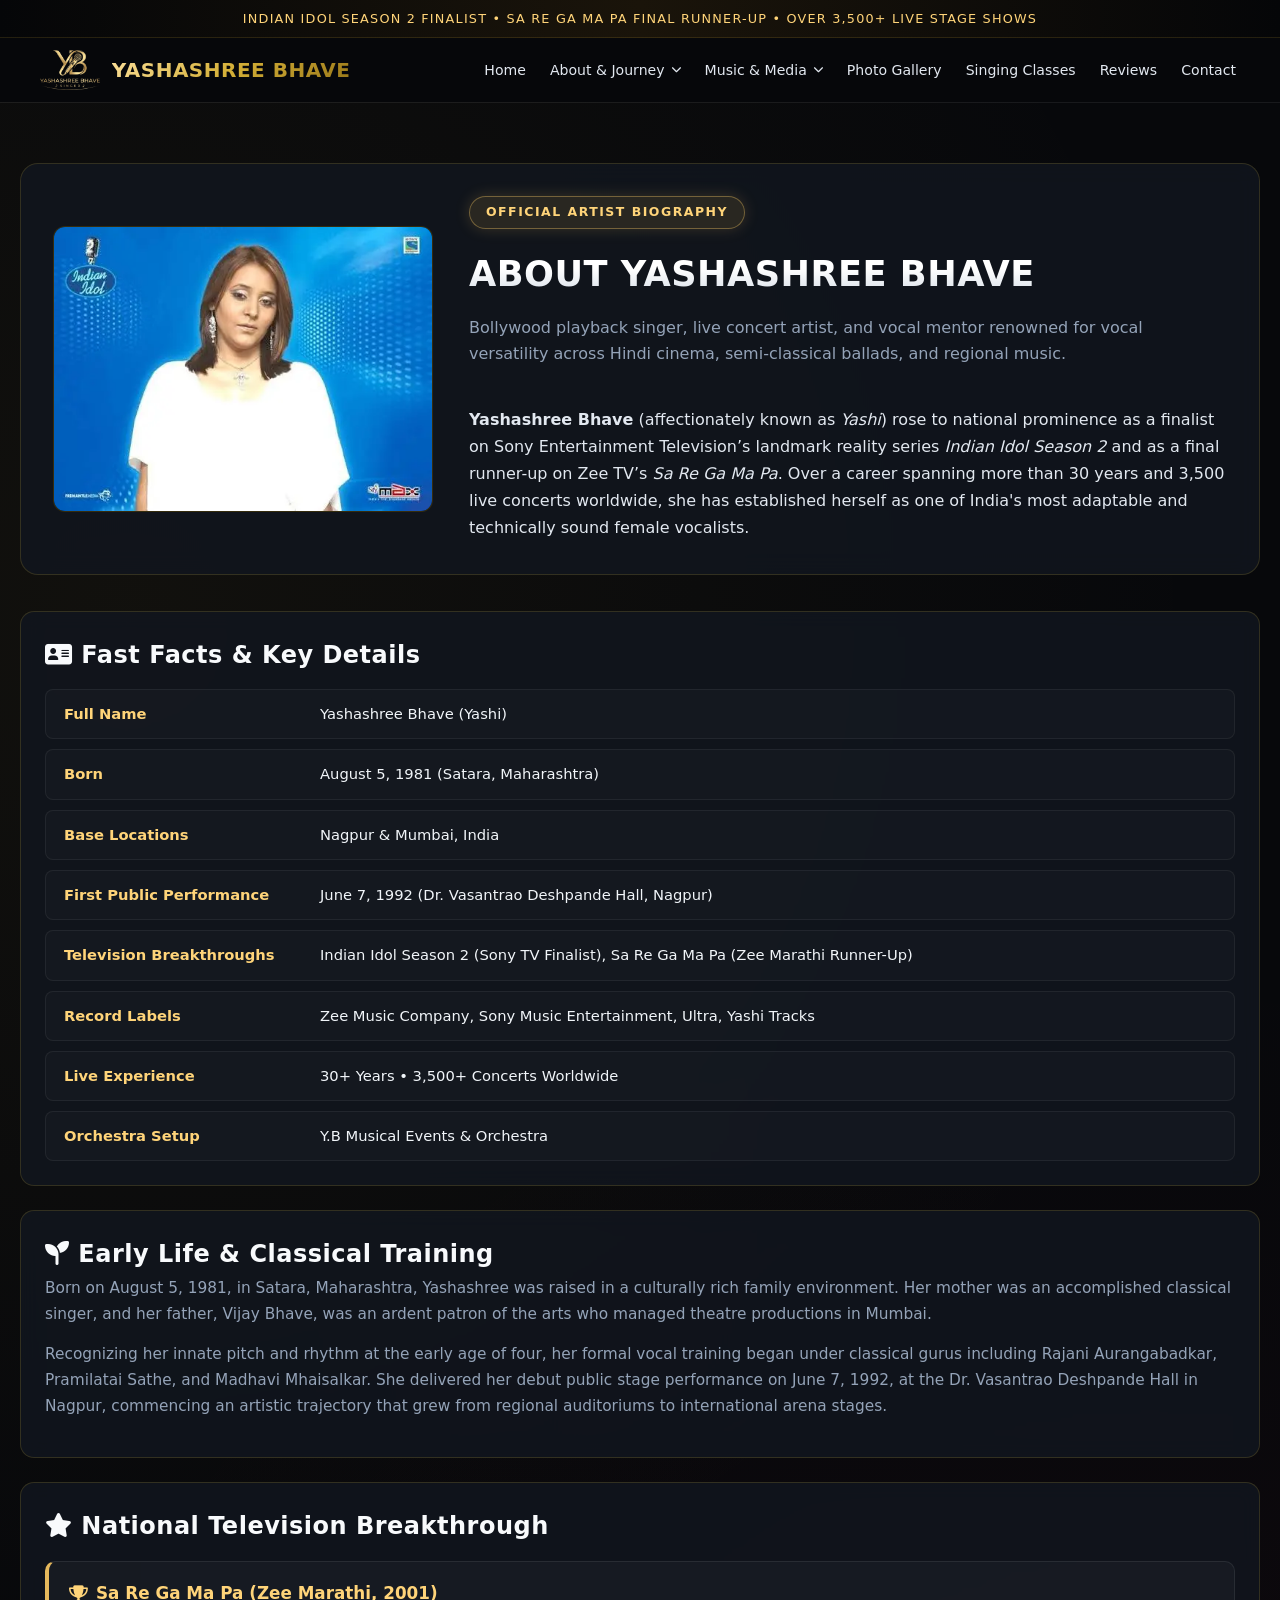
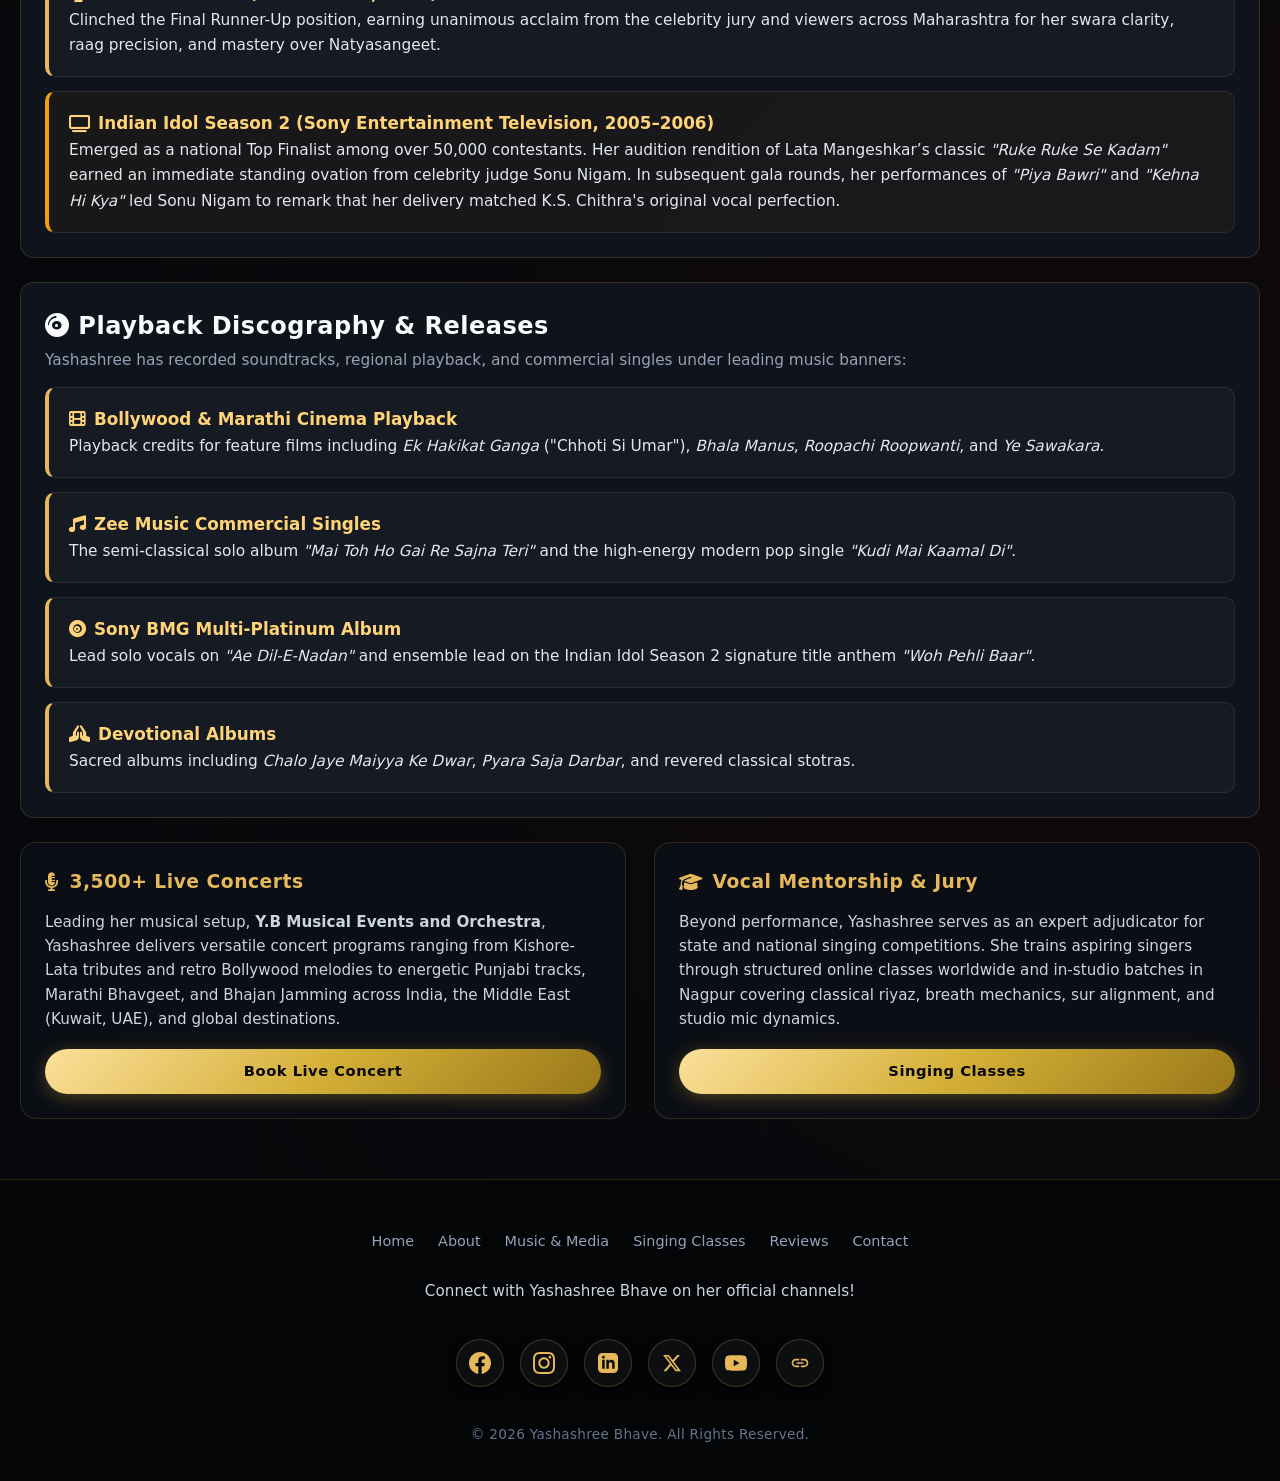
<file: about-yashashree-bhave.html>
<!DOCTYPE html>
<html lang="en">
<head>
  <meta charset="UTF-8">
  <meta name="viewport" content="width=device-width, initial-scale=1.0">
  <meta http-equiv="X-UA-Compatible" content="IE=edge">
  
  <title>About Yashashree Bhave | Playback Singer &amp; Indian Idol 2 Finalist</title>
  <meta name="description" content="Discover the biography and 30+ year stage legacy of Bollywood playback singer Yashashree Bhave (Yashi) – Indian Idol 2 finalist, Sa Re Ga Ma Pa runner-up, and vocal mentor with 3,500+ live concerts.">
  <meta name="keywords" content="About Yashashree Bhave, Yashashree Bhave singer, Indian Idol 2 finalist bio, Sa Re Ga Ma Pa runner-up, female Bollywood singer Nagpur, Y.B Musical Events">
  <link rel="canonical" href="https://yashashreebhave.com/about-yashashree-bhave.html">

  <link rel="stylesheet" href="style.css">
  <!-- Font Awesome CDN Link (Fixes Missing Icons) -->
  <link rel="stylesheet" href="https://cdnjs.cloudflare.com/ajax/libs/font-awesome/6.5.1/css/all.min.css">
  <link rel="icon" type="image/png" href="images/favicon.ico">

  <!-- Open Graph / WhatsApp / Facebook Meta Tags -->
  <meta property="og:type" content="profile">
  <meta property="og:url" content="https://yashashreebhave.com/about-yashashree-bhave.html">
  <meta property="og:title" content="About Yashashree Bhave | Playback Singer & Indian Idol 2 Finalist">
  <meta property="og:description" content="Discover the biography and 30+ year stage legacy of Bollywood playback singer Yashashree Bhave – Indian Idol 2 finalist and vocal mentor.">
  <meta property="og:image" content="https://yashashreebhave.com/images/hero-banner.jpg">

  <!-- Twitter Card Meta Tags -->
  <meta name="twitter:card" content="summary_large_image">
  <meta name="twitter:url" content="https://yashashreebhave.com/about-yashashree-bhave.html">
  <meta name="twitter:title" content="About Yashashree Bhave | Playback Singer & Indian Idol 2 Finalist">
  <meta name="twitter:description" content="Discover the biography and 30+ year stage legacy of Bollywood playback singer Yashashree Bhave.">
  <meta name="twitter:image" content="https://yashashreebhave.com/images/hero-banner.jpg">

  <!-- Deferred Google tag (gtag.js) - Fixes Forced Reflow -->
<script>
  window.dataLayer = window.dataLayer || [];
  function gtag(){dataLayer.push(arguments);}
  gtag('js', new Date());
  gtag('config', 'G-405K9Q99PP');

  // Lazy-load the external analytics script after the page fully loads
  window.addEventListener('load', function() {
    setTimeout(function() {
      var script = document.createElement('script');
      script.async = true;
      script.src = 'https://www.googletagmanager.com/gtag/js?id=G-405K9Q99PP';
      document.head.appendChild(script);
    }, 1500); // 1.5-second delay keeps it completely out of the critical rendering path
  });
</script>

  <script type="application/ld+json">
{
  "@context": "https://schema.org",
  "@type": "BreadcrumbList",
  "itemListElement": [
    {
      "@type": "ListItem",
      "position": 1,
      "name": "Home",
      "item": "https://yashashreebhave.com/"
    },
    {
      "@type": "ListItem",
      "position": 2,
      "name": "About Yashashree Bhave",
      "item": "https://yashashreebhave.com/about-yashashree-bhave.html"
    }
  ]
}
</script>

  <!-- Schema.org Person Structured Data -->
  <script type="application/ld+json">
  {
    "@context": "https://schema.org",
    "@type": "Person",
    "name": "Yashashree Bhave",
    "alternateName": ["Yashi", "Yashashree Bhave Nagpur"],
    "birthDate": "1981-08-05",
    "birthPlace": {
      "@type": "Place",
      "address": {
        "@type": "PostalAddress",
        "addressLocality": "Satara",
        "addressRegion": "Maharashtra",
        "addressCountry": "IN"
      }
    },
    "jobTitle": ["Bollywood Playback Singer", "Live Concert Performer", "Vocal Mentor"],
    "description": "Indian playback singer and stage artist who rose to national prominence as an Indian Idol Season 2 finalist and Zee TV Sa Re Ga Ma Pa runner-up, with over 3,500 live concerts performed worldwide.",
    "url": "https://yashashreebhave.com/about-yashashree-bhave.html",
    "knowsLanguage": ["Hindi", "Marathi", "Bengali", "English"],
    "sameAs": [
      "https://www.youtube.com/c/YashashreeBhave/videos",
      "https://www.facebook.com/YashashreeBhaveOfficial/",
      "https://www.instagram.com/yashashreebhave/",
      "https://starmaker.onelink.me/v4ei/e69p9svu",
      "https://www.linkedin.com/in/yashashree-bhave",
      "https://x.com/yashashreebhave"
    ]
  }
  </script>
</head>
<body>

  <!-- Top Announcement Bar -->
  <aside class="top-strip" aria-label="Key Honors">
    Indian Idol Season 2 Finalist &bull; Sa Re Ga Ma Pa Final Runner-up &bull; Over 3,500+ Live Stage Shows
  </aside>

  <!-- Sticky Header -->
  <header>
  <div class="nav-bar">
    <a href="index.html" class="brand-wrapper">
      <img src="images/logo.png" alt="Yashashree Bhave Logo" class="brand-logo" onerror="this.style.display='none'">
      <span class="brand-text">YASHASHREE BHAVE</span>
    </a>
      
    <button class="nav-toggle" id="navToggle" aria-label="Toggle navigation menu">
      <span></span><span></span><span></span>
    </button>

    <nav aria-label="Primary Navigation">
      <ul class="nav-links" id="navLinks">
               <li class="mobile-menu-header">
            <span class="menu-brand-title">Menu</span>
            <button type="button" class="nav-close-btn" id="navCloseBtn" aria-label="Close navigation menu">&times;</button>
          </li>
        <li><a href="index.html">Home</a></li>
        
        <!-- About & Journey Dropdown (Non-Link Parent) -->
        <li class="nav-item-dropdown" id="dropdownAbout">
          <span class="dropdown-trigger" onclick="toggleMobileDropdown(this)">
            About &amp; Journey <i class="fa-solid fa-chevron-down dropdown-arrow"></i>
          </span>
          <ul class="dropdown-menu">
            <li><a href="about-yashashree-bhave.html">About Yashashree Bhave</a></li>
            <li><a href="indian-idol-2-journey.html">Indian Idol 2 Journey</a></li>
            <li><a href="biography-musical-journey.html">Musical Biography</a></li>
            <li><a href="awards-television-achievements.html">Awards &amp; Television</a></li>
          </ul>
        </li>

        <li class="nav-item-dropdown" id="dropdownMedia">
          <span class="dropdown-trigger" onclick="toggleMobileDropdown(this)">
            Music &amp; Media <i class="fa-solid fa-chevron-down dropdown-arrow"></i>
          </span>
          <ul class="dropdown-menu">
            <li><a href="discography-videos.html">Discography &amp; Videos</a></li>
            <li><a href="download-mp3-songs.html">Download MP3 Songs</a></li>
            <li><a href="live-shows-concert-booking.html">Live Shows Gallery</a></li>
            <li><a href="paper-media.html">Press &amp; Paper Media</a></li>
            <li><a href="bollywood-legends.html">Bollywood Legends</a></li>
          </ul>
        </li>

        <li><a href="photos.html">Photo Gallery</a></li>
        <li><a href="singing-classes.html">Singing Classes</a></li>
        <li><a href="testimonial.html">Reviews</a></li>
        <li><a href="contact-us.html">Contact</a></li>
      </ul>
    </nav>
  </div>
</header>

  <main class="section">
    <div class="container">

      <!-- Hero Section with Uncropped Photo -->
      <section class="about-hero-grid">
        <div class="about-portrait-wrap">
          <img src="images/hero-banner.webp" alt="Yashashree Bhave Indian Idol 2 Finalist" loading="lazy">
        </div>
        
        <div class="about-intro-text">
          <div class="stage-pill">Official Artist Biography</div>
          <h1 class="section-title">ABOUT YASHASHREE BHAVE</h1>
          <p class="section-subtitle">
            Bollywood playback singer, live concert artist, and vocal mentor renowned for vocal versatility across Hindi cinema, semi-classical ballads, and regional music.
          </p>
          <p class="about-text-lead">
            <strong>Yashashree Bhave</strong> (affectionately known as <em>Yashi</em>) rose to national prominence as a finalist on Sony Entertainment Television’s landmark reality series <em>Indian Idol Season 2</em> and as a final runner-up on Zee TV’s <em>Sa Re Ga Ma Pa</em>. Over a career spanning more than 30 years and 3,500 live concerts worldwide, she has established herself as one of India's most adaptable and technically sound female vocalists.
          </p>
        </div>
      </section>

      <!-- Fast Facts Profile Grid -->
      <section class="journey-timeline-card">
        <h2><i class="fa-solid fa-address-card"></i> Fast Facts &amp; Key Details</h2>
        <div class="facts-table-wrap">
          <div class="fact-row-item">
            <span class="fact-label">Full Name</span>
            <span class="fact-val">Yashashree Bhave (Yashi)</span>
          </div>
          <div class="fact-row-item">
            <span class="fact-label">Born</span>
            <span class="fact-val">August 5, 1981 (Satara, Maharashtra)</span>
          </div>
          <div class="fact-row-item">
            <span class="fact-label">Base Locations</span>
            <span class="fact-val">Nagpur &amp; Mumbai, India</span>
          </div>
          <div class="fact-row-item">
            <span class="fact-label">First Public Performance</span>
            <span class="fact-val">June 7, 1992 (Dr. Vasantrao Deshpande Hall, Nagpur)</span>
          </div>
          <div class="fact-row-item">
            <span class="fact-label">Television Breakthroughs</span>
            <span class="fact-val">Indian Idol Season 2 (Sony TV Finalist), Sa Re Ga Ma Pa (Zee Marathi Runner-Up)</span>
          </div>
          <div class="fact-row-item">
            <span class="fact-label">Record Labels</span>
            <span class="fact-val">Zee Music Company, Sony Music Entertainment, Ultra, Yashi Tracks</span>
          </div>
          <div class="fact-row-item">
            <span class="fact-label">Live Experience</span>
            <span class="fact-val">30+ Years &bull; 3,500+ Concerts Worldwide</span>
          </div>
          <div class="fact-row-item">
            <span class="fact-label">Orchestra Setup</span>
            <span class="fact-val">Y.B Musical Events &amp; Orchestra</span>
          </div>
        </div>
      </section>

      <!-- Early Life & Classical Foundation -->
      <section class="journey-timeline-card">
        <h2><i class="fa-solid fa-seedling"></i> Early Life &amp; Classical Training</h2>
        <p class="about-text-para">
          Born on August 5, 1981, in Satara, Maharashtra, Yashashree was raised in a culturally rich family environment. Her mother was an accomplished classical singer, and her father, Vijay Bhave, was an ardent patron of the arts who managed theatre productions in Mumbai.
        </p>
        <p class="about-text-para">
          Recognizing her innate pitch and rhythm at the early age of four, her formal vocal training began under classical gurus including Rajani Aurangabadkar, Pramilatai Sathe, and Madhavi Mhaisalkar. She delivered her debut public stage performance on June 7, 1992, at the Dr. Vasantrao Deshpande Hall in Nagpur, commencing an artistic trajectory that grew from regional auditoriums to international arena stages.
        </p>
      </section>

      <!-- National Breakthrough: Reality TV -->
      <section class="journey-timeline-card">
        <h2><i class="fa-solid fa-star"></i> National Television Breakthrough</h2>
        <ul class="timeline-list">
          <li class="timeline-item">
            <div class="timeline-label"><i class="fa-solid fa-trophy"></i> Sa Re Ga Ma Pa (Zee Marathi, 2001)</div>
            <div class="timeline-text">
              Clinched the Final Runner-Up position, earning unanimous acclaim from the celebrity jury and viewers across Maharashtra for her swara clarity, raag precision, and mastery over Natyasangeet.
            </div>
          </li>
          <li class="timeline-item highlight-gold">
            <div class="timeline-label"><i class="fa-solid fa-tv"></i> Indian Idol Season 2 (Sony Entertainment Television, 2005–2006)</div>
            <div class="timeline-text">
              Emerged as a national Top Finalist among over 50,000 contestants. Her audition rendition of Lata Mangeshkar’s classic <em>"Ruke Ruke Se Kadam"</em> earned an immediate standing ovation from celebrity judge Sonu Nigam. In subsequent gala rounds, her performances of <em>"Piya Bawri"</em> and <em>"Kehna Hi Kya"</em> led Sonu Nigam to remark that her delivery matched K.S. Chithra's original vocal perfection.
            </div>
          </li>
        </ul>
      </section>

      <!-- Discography & Playback Career -->
      <section class="journey-timeline-card">
        <h2><i class="fa-solid fa-compact-disc"></i> Playback Discography &amp; Releases</h2>
        <p class="about-text-para">
          Yashashree has recorded soundtracks, regional playback, and commercial singles under leading music banners:
        </p>
        <ul class="timeline-list">
          <li class="timeline-item">
            <div class="timeline-label"><i class="fa-solid fa-film"></i> Bollywood &amp; Marathi Cinema Playback</div>
            <div class="timeline-text">Playback credits for feature films including <em>Ek Hakikat Ganga</em> ("Chhoti Si Umar"), <em>Bhala Manus</em>, <em>Roopachi Roopwanti</em>, and <em>Ye Sawakara</em>.</div>
          </li>
          <li class="timeline-item">
            <div class="timeline-label"><i class="fa-solid fa-music"></i> Zee Music Commercial Singles</div>
            <div class="timeline-text">The semi-classical solo album <em>"Mai Toh Ho Gai Re Sajna Teri"</em> and the high-energy modern pop single <em>"Kudi Mai Kaamal Di"</em>.</div>
          </li>
          <li class="timeline-item">
            <div class="timeline-label"><i class="fa-solid fa-record-vinyl"></i> Sony BMG Multi-Platinum Album</div>
            <div class="timeline-text">Lead solo vocals on <em>"Ae Dil-E-Nadan"</em> and ensemble lead on the Indian Idol Season 2 signature title anthem <em>"Woh Pehli Baar"</em>.</div>
          </li>
          <li class="timeline-item">
            <div class="timeline-label"><i class="fa-solid fa-hands-praying"></i> Devotional Albums</div>
            <div class="timeline-text">Sacred albums including <em>Chalo Jaye Maiyya Ke Dwar</em>, <em>Pyara Saja Darbar</em>, and revered classical stotras.</div>
          </li>
        </ul>
      </section>

      <!-- Concert Footprint & Mentorship -->
      <div class="duo-grid">
        <div class="feature-frame service-package-card">
          <div>
            <h3 class="package-header"><i class="fa-solid fa-microphone-lines"></i> 3,500+ Live Concerts</h3>
            <p class="package-desc">
              Leading her musical setup, <strong>Y.B Musical Events and Orchestra</strong>, Yashashree delivers versatile concert programs ranging from Kishore-Lata tributes and retro Bollywood melodies to energetic Punjabi tracks, Marathi Bhavgeet, and Bhajan Jamming across India, the Middle East (Kuwait, UAE), and global destinations.
            </p>
          </div>
          <div class="package-cta-group">
            <a href="contact-us.html" class="btn btn-gold btn-card-action">Book Live Concert</a>
          </div>
        </div>

        <div class="feature-frame service-package-card">
          <div>
            <h3 class="package-header"><i class="fa-solid fa-graduation-cap"></i> Vocal Mentorship &amp; Jury</h3>
            <p class="package-desc">
              Beyond performance, Yashashree serves as an expert adjudicator for state and national singing competitions. She trains aspiring singers through structured online classes worldwide and in-studio batches in Nagpur covering classical riyaz, breath mechanics, sur alignment, and studio mic dynamics.
            </p>
          </div>
          <div class="package-cta-group">
            <a href="singing-classes.html" class="btn btn-gold btn-card-action">Singing Classes</a>
          </div>
        </div>
      </div>

    </div>
  </main>

<footer class="site-footer" role="contentinfo">
  <div class="container footer-inner">
    
    <nav class="footer-nav-links" aria-label="Footer Navigation">
      <a href="index.html">Home</a>
      <a href="about-yashashree-bhave.html">About</a>
      <a href="discography-videos.html">Music & Media</a>
      <a href="singing-classes.html">Singing Classes</a>
      <a href="testimonial.html">Reviews</a>
      <a href="contact-us.html">Contact</a>
    </nav>

    <p class="footer-tagline">Connect with Yashashree Bhave on her official channels!</p>
    
    <div class="social-circle-strip" aria-label="Social media links">
      <a href="https://www.facebook.com/YashashreeBhaveOfficial/" target="_blank" rel="noopener noreferrer" class="social-circle sc-fb" aria-label="Facebook">
        <svg viewBox="0 0 24 24" width="22" height="22" fill="currentColor"><path d="M24 12.073c0-6.627-5.373-12-12-12s-12 5.373-12 12c0 5.99 4.388 10.954 10.125 11.854v-8.385H7.078v-3.47h3.047V9.43c0-3.007 1.792-4.669 4.533-4.669 1.312 0 2.686.235 2.686.235v2.953H15.83c-1.491 0-1.956.925-1.956 1.874v2.25h3.328l-.532 3.47h-2.796v8.385C19.612 23.027 24 18.062 24 12.073z"/></svg>
      </a>
      <a href="https://www.instagram.com/yashashreebhave/" target="_blank" rel="noopener noreferrer" class="social-circle sc-ig" aria-label="Instagram">
        <svg viewBox="0 0 24 24" width="22" height="22" fill="currentColor"><path d="M12 2.163c3.204 0 3.584.012 4.85.07 3.252.148 4.771 1.691 4.919 4.919.058 1.265.069 1.645.069 4.849 0 3.205-.012 3.584-.069 4.849-.149 3.225-1.664 4.771-4.919 4.919-1.266.058-1.644.07-4.85.07-3.204 0-3.584-.012-4.849-.07-3.26-.149-4.771-1.699-4.919-4.92-.058-1.265-.07-1.644-.07-4.849 0-3.204.013-3.583.07-4.849.149-3.227 1.664-4.771 4.919-4.919 1.266-.057 1.645-.069 4.849-.069zm0-2.163c-3.259 0-3.667.014-4.947.072-4.358.2-6.78 2.618-6.98 6.98-.059 1.281-.073 1.689-.073 4.948 0 3.259.014 3.668.072 4.948.2 4.358 2.618 6.78 6.98 6.98 1.281.058 1.689.072 4.948.072 3.259 0 3.668-.014 4.948-.072 4.354-.2 6.782-2.618 6.979-6.98.059-1.28.073-1.689.073-4.948 0-3.259-.014-3.667-.072-4.947-.196-4.354-2.617-6.78-6.979-6.98-1.281-.059-1.69-.073-4.949-.073zm0 5.838c-3.403 0-6.162 2.759-6.162 6.162s2.759 6.163 6.162 6.163 6.162-2.759 6.162-6.163c0-3.403-2.759-6.162-6.162-6.162zm0 10.162c-2.209 0-4-1.79-4-4 0-2.209 1.791-4 4-4s4 1.791 4 4c0 2.21-1.791 4-4 4zm6.406-11.845c-.796 0-1.441.645-1.441 1.44s.645 1.44 1.441 1.44c.795 0 1.439-.645 1.439-1.44s-.644-1.44-1.439-1.44z"/></svg>
      </a>
      <a href="https://www.linkedin.com/in/yashashree-bhave" target="_blank" rel="noopener noreferrer" class="social-circle sc-in" aria-label="LinkedIn">
        <svg viewBox="0 0 24 24" width="20" height="20" fill="currentColor"><path d="M19 0h-14c-2.761 0-5 2.239-5 5v14c0 2.761 2.239 5 5 5h14c2.762 0 5-2.239 5-5v-14c0-2.761-2.238-5-5-5zm-11 19h-3v-11h3v11zm-1.5-12.268c-.966 0-1.75-.79-1.75-1.764s.784-1.764 1.75-1.764 1.75.79 1.75 1.764-.783 1.764-1.75 1.764zm13.5 12.268h-3v-5.604c0-3.368-4-3.113-4 0v5.604h-3v-11h3v1.765c1.396-2.586 7-2.777 7 2.476v6.759z"/></svg>
      </a>
      <a href="https://x.com/yashashreebhave" target="_blank" rel="noopener noreferrer" class="social-circle sc-x" aria-label="X (Twitter)">
        <svg viewBox="0 0 24 24" width="20" height="20" fill="currentColor"><path d="M18.244 2.25h3.308l-7.227 8.26 8.502 11.24H16.17l-5.214-6.817L4.99 21.75H1.68l7.73-8.835L1.254 2.25H8.08l4.713 6.231zm-1.161 17.52h1.833L7.084 4.126H5.117z"/></svg>
      </a>
      <a href="https://www.youtube.com/c/YashashreeBhave/videos" target="_blank" rel="noopener noreferrer" class="social-circle sc-yt" aria-label="YouTube">
        <svg viewBox="0 0 24 24" width="22" height="22" fill="currentColor"><path d="M23.498 6.186a3.016 3.016 0 0 0-2.122-2.136C19.505 3.545 12 3.545 12 3.545s-7.505 0-9.377.505A3.017 3.017 0 0 0 .502 6.186C0 8.07 0 12 0 12s0 3.93.502 5.814a3.016 3.016 0 0 0 2.122 2.136c1.871.505 9.376.505 9.376.505s7.505 0 9.377-.505a3.015 3.015 0 0 0 2.122-2.136C24 15.93 24 12 24 12s0-3.93-.502-5.814zM9.545 15.568V8.432L15.818 12l-6.273 3.568z"/></svg>
      </a>
      <a href="https://starmaker.onelink.me/v4ei/e69p9svu" target="_blank" rel="noopener noreferrer" class="social-circle sc-sm" aria-label="StarMaker Profile">
        <svg viewBox="0 0 24 24" width="20" height="20" fill="currentColor"><path d="M3.9 12c0-1.71 1.39-3.1 3.1-3.1h4V7H7c-2.76 0-5 2.24-5 5s2.24 5 5 5h4v-1.9H7c-1.71 0-3.1-1.39-3.1-3.1zM8 13h8v-2H8v2zm9-6h-4v1.9h4c1.71 0 3.1 1.39 3.1 3.1s-1.39 3.1-3.1 3.1h-4V17h4c2.76 0 5-2.24 5-5s-2.24-5-5-5z"/></svg>
      </a>
    </div>

    <p class="footer-credits">&copy; 2026 Yashashree Bhave. All Rights Reserved.</p>
  </div>
</footer>

  <script src="script.js" defer></script>
</body>
</html>
</file>
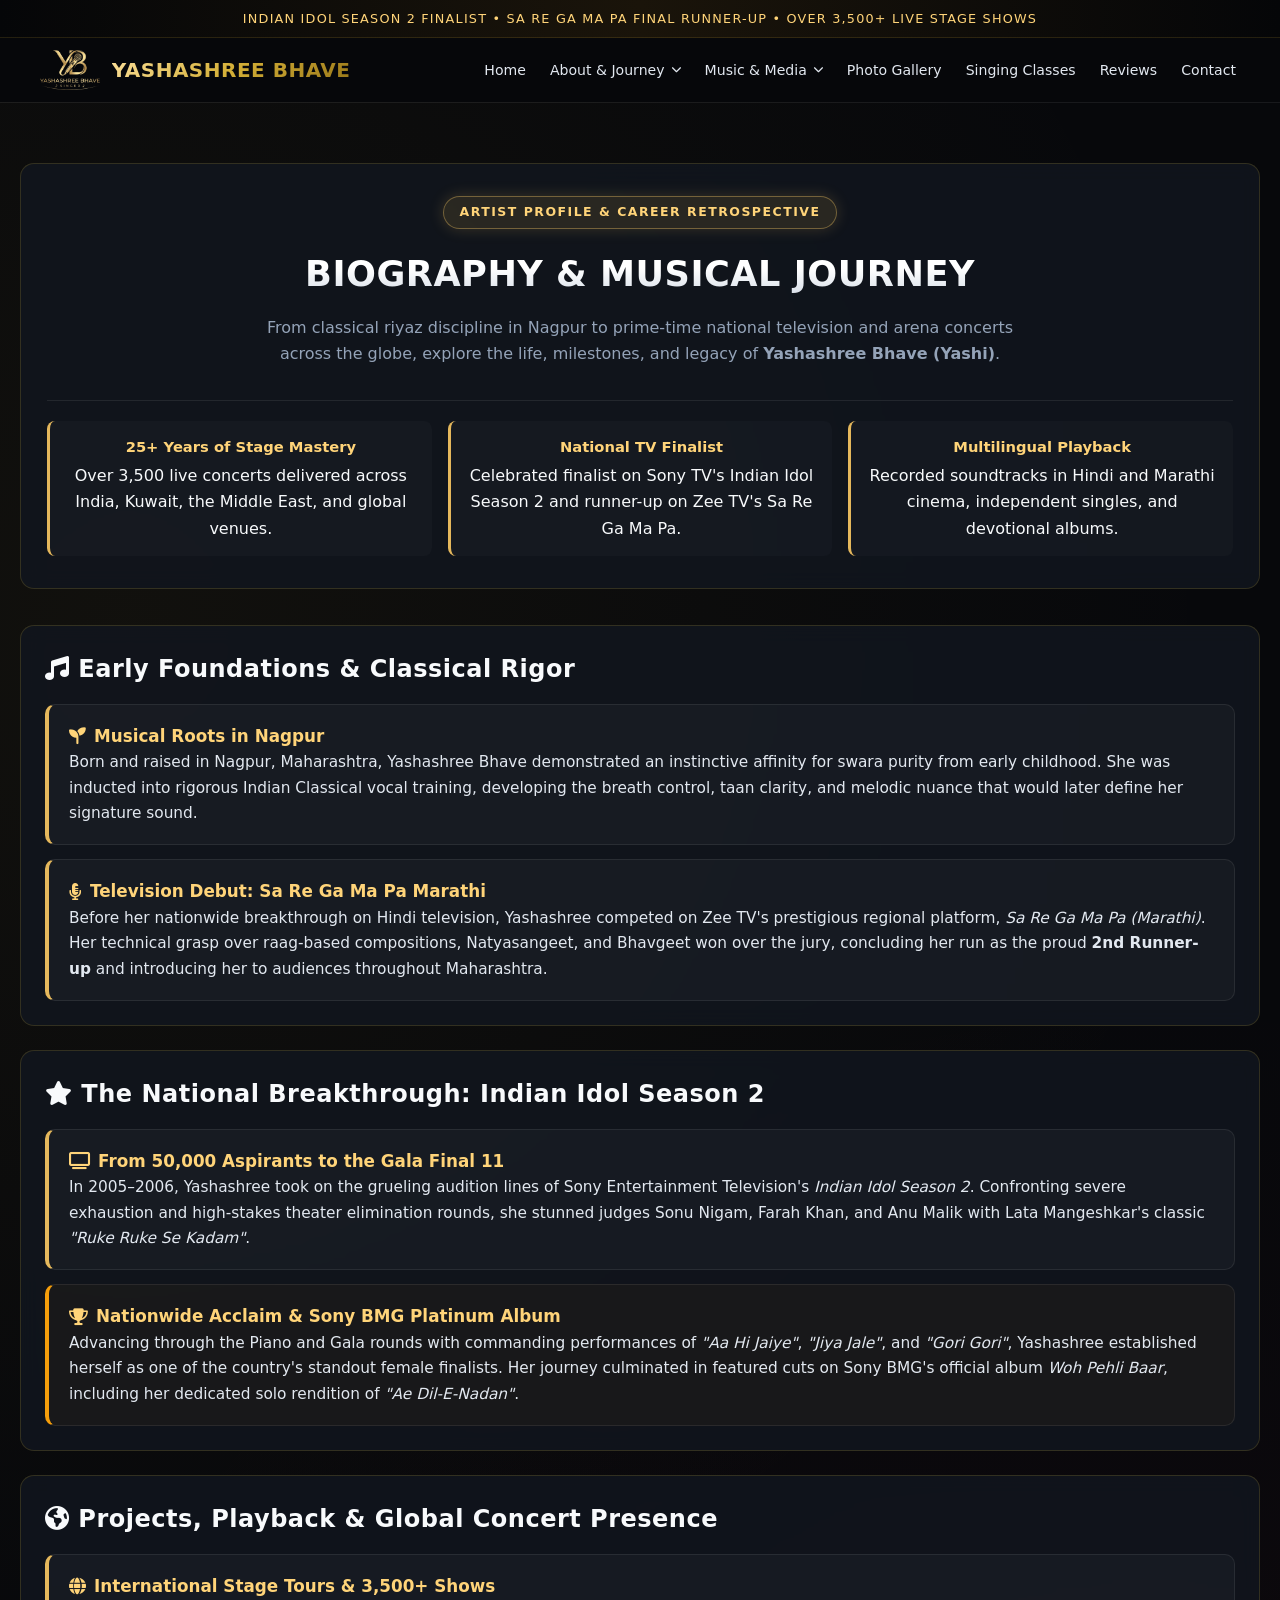
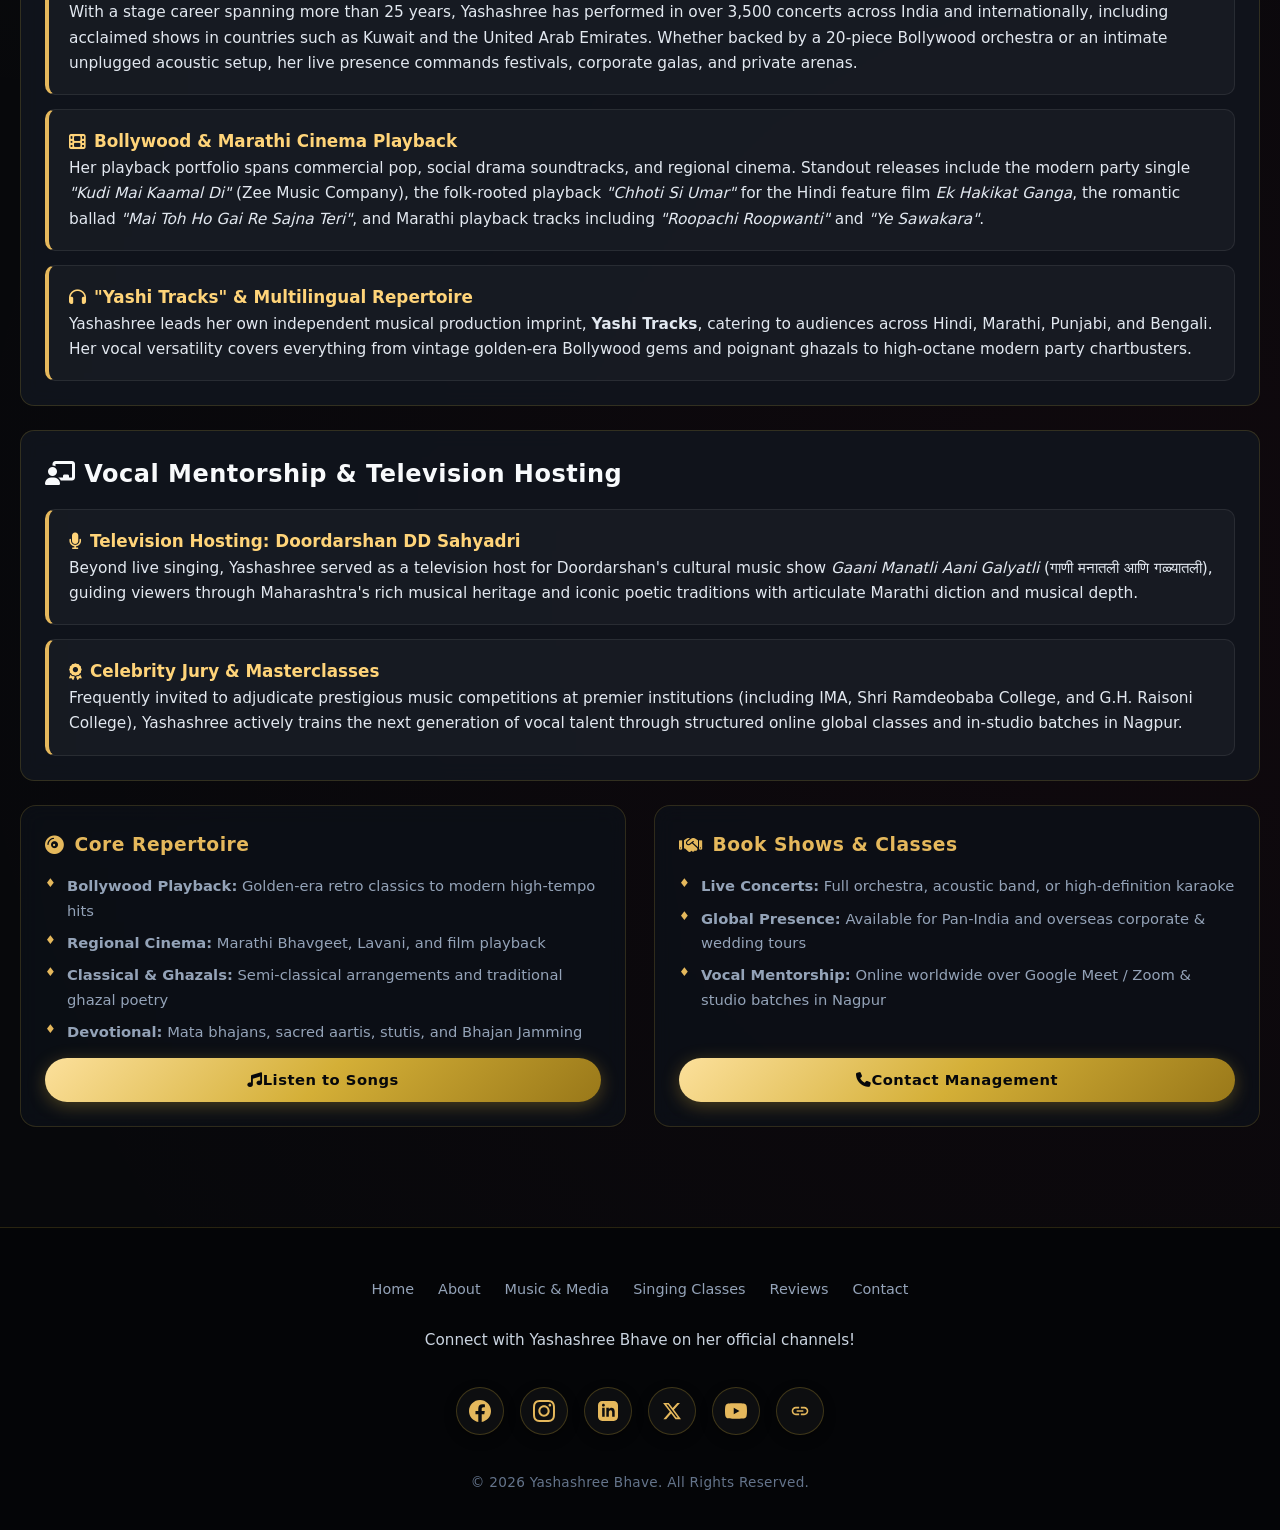
<file: biography-musical-journey.html>
<!DOCTYPE html>
<html lang="en">
<head>
  <meta charset="UTF-8">
  <meta name="viewport" content="width=device-width, initial-scale=1.0">
  <meta http-equiv="X-UA-Compatible" content="IE=edge">
  
  <title>Biography &amp; Musical Journey | Yashashree Bhave (Indian Idol 2 Finalist)</title>
  <meta name="description" content="Discover the biography and 25+ year musical journey of Yashashree Bhave (Yashi) – Indian Idol Season 2 Finalist, Sa Re Ga Ma Pa Runner-up, playback singer, and stage veteran with over 3,500 live concerts.">
  <meta name="keywords" content="Yashashree Bhave biography, Yashashree Bhave musical journey, Indian Idol 2 finalist, Sa Re Ga Ma Pa runner up, Bollywood playback singer biography, Yashi Tracks">
  <link rel="canonical" href="https://yashashreebhave.com/biography-musical-journey.html">

  <link rel="stylesheet" href="style.css">
  <!-- Font Awesome CDN Link (Fixes Missing Icons) -->
  <link rel="stylesheet" href="https://cdnjs.cloudflare.com/ajax/libs/font-awesome/6.5.1/css/all.min.css">
  <link rel="icon" type="image/png" href="images/favicon.ico">

  <!-- Open Graph / WhatsApp / Facebook Meta Tags -->
  <meta property="og:type" content="article">
  <meta property="og:url" content="https://yashashreebhave.com/biography-musical-journey.html">
  <meta property="og:title" content="Biography & Musical Journey | Yashashree Bhave">
  <meta property="og:description" content="Discover the complete musical biography and career retrospective of playback singer and stage veteran Yashashree Bhave.">
  <meta property="og:image" content="https://yashashreebhave.com/images/hero-banner.jpg">

  <!-- Twitter Card Meta Tags -->
  <meta name="twitter:card" content="summary_large_image">
  <meta name="twitter:url" content="https://yashashreebhave.com/biography-musical-journey.html">
  <meta name="twitter:title" content="Biography & Musical Journey | Yashashree Bhave">
  <meta name="twitter:description" content="Discover the complete musical biography and career retrospective of playback singer Yashashree Bhave.">
  <meta name="twitter:image" content="https://yashashreebhave.com/images/hero-banner.jpg">

  <!-- Deferred Google tag (gtag.js) - Fixes Forced Reflow -->
<script>
  window.dataLayer = window.dataLayer || [];
  function gtag(){dataLayer.push(arguments);}
  gtag('js', new Date());
  gtag('config', 'G-405K9Q99PP');

  // Lazy-load the external analytics script after the page fully loads
  window.addEventListener('load', function() {
    setTimeout(function() {
      var script = document.createElement('script');
      script.async = true;
      script.src = 'https://www.googletagmanager.com/gtag/js?id=G-405K9Q99PP';
      document.head.appendChild(script);
    }, 1500); // 1.5-second delay keeps it completely out of the critical rendering path
  });
</script>

  <script type="application/ld+json">
{
  "@context": "https://schema.org",
  "@type": "BreadcrumbList",
  "itemListElement": [
    {
      "@type": "ListItem",
      "position": 1,
      "name": "Home",
      "item": "https://yashashreebhave.com/"
    },
    {
      "@type": "ListItem",
      "position": 2,
      "name": "Musical Biography",
      "item": "https://yashashreebhave.com/biography-musical-journey.html"
    }
  ]
}
</script>

  <!-- Schema.org Person & MusicArtist Structured Data for AI & Search Engines -->
  <script type="application/ld+json">
  {
    "@context": "https://schema.org",
    "@type": "Person",
    "name": "Yashashree Bhave",
    "alternateName": ["Yashi", "Yashashree Bhave Nagpur"],
    "jobTitle": ["Bollywood Playback Singer", "Live Concert Vocalist", "Vocal Mentor"],
    "description": "Indian playback singer and stage artist who rose to national prominence as an Indian Idol Season 2 finalist and Zee TV Sa Re Ga Ma Pa runner-up, with over 3,500 live concerts performed worldwide.",
    "url": "https://yashashreebhave.com/biography-musical-journey.html",
    "knowsLanguage": ["Hindi", "Marathi", "Punjabi", "Bengali", "English"],
    "award": [
      "Indian Idol Season 2 Top 11 Finalist",
      "Zee TV Sa Re Ga Ma Pa Marathi Final Runner-Up"
    ],
    "sameAs": [
      "https://www.youtube.com/c/YashashreeBhave/videos",
      "https://www.facebook.com/YashashreeBhaveOfficial/",
      "https://www.instagram.com/yashashreebhave/",
      "https://starmaker.onelink.me/v4ei/e69p9svu",
      "https://www.linkedin.com/in/yashashree-bhave",
      "https://x.com/yashashreebhave"
    ]
  }
  </script>
</head>
<body>

  <!-- Top Announcement Bar -->
  <aside class="top-strip" aria-label="Key Honors">
    Indian Idol Season 2 Finalist &bull; Sa Re Ga Ma Pa Final Runner-up &bull; Over 3,500+ Live Stage Shows
  </aside>

  <!-- Sticky Header -->
  <header>
    <div class="nav-bar">
      <a href="index.html" class="brand-wrapper">
        <img src="images/logo.png" alt="Yashashree Bhave Logo" class="brand-logo" onerror="this.style.display='none'">
        <span class="brand-text">YASHASHREE BHAVE</span>
      </a>
      
      <button class="nav-toggle" id="navToggle" aria-label="Toggle navigation menu">
        <span></span><span></span><span></span>
      </button>

      <nav aria-label="Primary Navigation">
      <ul class="nav-links" id="navLinks">
               <li class="mobile-menu-header">
            <span class="menu-brand-title">Menu</span>
            <button type="button" class="nav-close-btn" id="navCloseBtn" aria-label="Close navigation menu">&times;</button>
          </li>
        <li><a href="index.html">Home</a></li>
        
        <!-- About & Journey Dropdown (Non-Link Parent) -->
        <li class="nav-item-dropdown" id="dropdownAbout">
          <span class="dropdown-trigger" onclick="toggleMobileDropdown(this)">
            About &amp; Journey <i class="fa-solid fa-chevron-down dropdown-arrow"></i>
          </span>
          <ul class="dropdown-menu">
            <li><a href="about-yashashree-bhave.html">About Yashashree Bhave</a></li>
            <li><a href="indian-idol-2-journey.html">Indian Idol 2 Journey</a></li>
            <li><a href="biography-musical-journey.html">Musical Biography</a></li>
            <li><a href="awards-television-achievements.html">Awards &amp; Television</a></li>
          </ul>
        </li>

        <li class="nav-item-dropdown" id="dropdownMedia">
          <span class="dropdown-trigger" onclick="toggleMobileDropdown(this)">
            Music &amp; Media <i class="fa-solid fa-chevron-down dropdown-arrow"></i>
          </span>
          <ul class="dropdown-menu">
            <li><a href="discography-videos.html">Discography &amp; Videos</a></li>
            <li><a href="download-mp3-songs.html">Download MP3 Songs</a></li>
            <li><a href="live-shows-concert-booking.html">Live Shows Gallery</a></li>
            <li><a href="paper-media.html">Press &amp; Paper Media</a></li>
            <li><a href="bollywood-legends.html">Bollywood Legends</a></li>
          </ul>
        </li>

        <li><a href="photos.html">Photo Gallery</a></li>
        <li><a href="singing-classes.html">Singing Classes</a></li>
        <li><a href="testimonial.html">Reviews</a></li>
        <li><a href="contact-us.html">Contact</a></li>
      </ul>
    </nav>
    </div>
  </header>

  <main class="section">
    <div class="container">

      <!-- Hero Header Section -->
      <!-- Hero Header Section -->
      <section class="media-kit-header" style="text-align: center;">
        <div class="stage-pill" style="display: inline-flex; margin: 0 auto 16px;">Artist Profile &amp; Career Retrospective</div>
        <h1 class="section-title">BIOGRAPHY &amp; MUSICAL JOURNEY</h1>
        <p class="section-subtitle" style="margin: 0 auto 32px;">
          From classical riyaz discipline in Nagpur to prime-time national television and arena concerts across the globe, explore the life, milestones, and legacy of <strong>Yashashree Bhave (Yashi)</strong>.
        </p>

        <div class="guidelines-grid">
          <div class="guideline-item">
            <strong>25+ Years of Stage Mastery</strong>
            <span>Over 3,500 live concerts delivered across India, Kuwait, the Middle East, and global venues.</span>
          </div>
          <div class="guideline-item">
            <strong>National TV Finalist</strong>
            <span>Celebrated finalist on Sony TV's Indian Idol Season 2 and runner-up on Zee TV's Sa Re Ga Ma Pa.</span>
          </div>
          <div class="guideline-item">
            <strong>Multilingual Playback</strong>
            <span>Recorded soundtracks in Hindi and Marathi cinema, independent singles, and devotional albums.</span>
          </div>
        </div>
      </section>

      <!-- Biography Chapter 1: Early Roots & Classical Discipline -->
      <section class="journey-timeline-card">
        <h2><i class="fa-solid fa-music"></i> Early Foundations &amp; Classical Rigor</h2>
        <ul class="timeline-list">
          <li class="timeline-item">
            <div class="timeline-label"><i class="fa-solid fa-seedling"></i> Musical Roots in Nagpur</div>
            <div class="timeline-text">
              Born and raised in Nagpur, Maharashtra, Yashashree Bhave demonstrated an instinctive affinity for swara purity from early childhood. She was inducted into rigorous Indian Classical vocal training, developing the breath control, taan clarity, and melodic nuance that would later define her signature sound.
            </div>
          </li>
          <li class="timeline-item">
            <div class="timeline-label"><i class="fa-solid fa-microphone-lines"></i> Television Debut: Sa Re Ga Ma Pa Marathi</div>
            <div class="timeline-text">
              Before her nationwide breakthrough on Hindi television, Yashashree competed on Zee TV's prestigious regional platform, <em>Sa Re Ga Ma Pa (Marathi)</em>. Her technical grasp over raag-based compositions, Natyasangeet, and Bhavgeet won over the jury, concluding her run as the proud <strong>2nd Runner-up</strong> and introducing her to audiences throughout Maharashtra.
            </div>
          </li>
        </ul>
      </section>

      <!-- Biography Chapter 2: The Indian Idol Breakthrough -->
      <section class="journey-timeline-card">
        <h2><i class="fa-solid fa-star"></i> The National Breakthrough: Indian Idol Season 2</h2>
        <ul class="timeline-list">
          <li class="timeline-item">
            <div class="timeline-label"><i class="fa-solid fa-tv"></i> From 50,000 Aspirants to the Gala Final 11</div>
            <div class="timeline-text">
              In 2005–2006, Yashashree took on the grueling audition lines of Sony Entertainment Television's <em>Indian Idol Season 2</em>. Confronting severe exhaustion and high-stakes theater elimination rounds, she stunned judges Sonu Nigam, Farah Khan, and Anu Malik with Lata Mangeshkar's classic <em>"Ruke Ruke Se Kadam"</em>.
            </div>
          </li>
          <li class="timeline-item highlight-gold">
            <div class="timeline-label"><i class="fa-solid fa-trophy"></i> Nationwide Acclaim &amp; Sony BMG Platinum Album</div>
            <div class="timeline-text">
              Advancing through the Piano and Gala rounds with commanding performances of <em>"Aa Hi Jaiye"</em>, <em>"Jiya Jale"</em>, and <em>"Gori Gori"</em>, Yashashree established herself as one of the country's standout female finalists. Her journey culminated in featured cuts on Sony BMG's official album <em>Woh Pehli Baar</em>, including her dedicated solo rendition of <em>"Ae Dil-E-Nadan"</em>.
            </div>
          </li>
        </ul>
      </section>

      <!-- Biography Chapter 3: Global Presence, Playback & Yashi Tracks -->
      <section class="journey-timeline-card">
        <h2><i class="fa-solid fa-earth-americas"></i> Projects, Playback &amp; Global Concert Presence</h2>
        <ul class="timeline-list">
          <li class="timeline-item">
            <div class="timeline-label"><i class="fa-solid fa-globe"></i> International Stage Tours &amp; 3,500+ Shows</div>
            <div class="timeline-text">
              With a stage career spanning more than 25 years, Yashashree has performed in over 3,500 concerts across India and internationally, including acclaimed shows in countries such as Kuwait and the United Arab Emirates. Whether backed by a 20-piece Bollywood orchestra or an intimate unplugged acoustic setup, her live presence commands festivals, corporate galas, and private arenas.
            </div>
          </li>
          <li class="timeline-item">
            <div class="timeline-label"><i class="fa-solid fa-film"></i> Bollywood &amp; Marathi Cinema Playback</div>
            <div class="timeline-text">
              Her playback portfolio spans commercial pop, social drama soundtracks, and regional cinema. Standout releases include the modern party single <em>"Kudi Mai Kaamal Di"</em> (Zee Music Company), the folk-rooted playback <em>"Chhoti Si Umar"</em> for the Hindi feature film <em>Ek Hakikat Ganga</em>, the romantic ballad <em>"Mai Toh Ho Gai Re Sajna Teri"</em>, and Marathi playback tracks including <em>"Roopachi Roopwanti"</em> and <em>"Ye Sawakara"</em>.
            </div>
          </li>
          <li class="timeline-item">
            <div class="timeline-label"><i class="fa-solid fa-headphones"></i> "Yashi Tracks" &amp; Multilingual Repertoire</div>
            <div class="timeline-text">
              Yashashree leads her own independent musical production imprint, <strong>Yashi Tracks</strong>, catering to audiences across Hindi, Marathi, Punjabi, and Bengali. Her vocal versatility covers everything from vintage golden-era Bollywood gems and poignant ghazals to high-octane modern party chartbusters.
            </div>
          </li>
        </ul>
      </section>

      <!-- Biography Chapter 4: Mentorship & Celebrity Adjudication -->
      <section class="journey-timeline-card">
        <h2><i class="fa-solid fa-chalkboard-user"></i> Vocal Mentorship &amp; Television Hosting</h2>
        <ul class="timeline-list">
          <li class="timeline-item">
            <div class="timeline-label"><i class="fa-solid fa-microphone"></i> Television Hosting: Doordarshan DD Sahyadri</div>
            <div class="timeline-text">
              Beyond live singing, Yashashree served as a television host for Doordarshan's cultural music show <em>Gaani Manatli Aani Galyatli</em> (गाणी मनातली आणि गळ्यातली), guiding viewers through Maharashtra's rich musical heritage and iconic poetic traditions with articulate Marathi diction and musical depth.
            </div>
          </li>
          <li class="timeline-item">
            <div class="timeline-label"><i class="fa-solid fa-award"></i> Celebrity Jury &amp; Masterclasses</div>
            <div class="timeline-text">
              Frequently invited to adjudicate prestigious music competitions at premier institutions (including IMA, Shri Ramdeobaba College, and G.H. Raisoni College), Yashashree actively trains the next generation of vocal talent through structured online global classes and in-studio batches in Nagpur.
            </div>
          </li>
        </ul>
      </section>

      <!-- Two-Column Summary Grid -->
      <div class="duo-grid" style="margin-bottom: 40px;">
        <div class="feature-frame service-package-card">
          <div>
            <h3 class="package-header"><i class="fa-solid fa-compact-disc"></i> Core Repertoire</h3>
            <ul class="gold-bullet-list">
              <li><strong>Bollywood Playback:</strong> Golden-era retro classics to modern high-tempo hits</li>
              <li><strong>Regional Cinema:</strong> Marathi Bhavgeet, Lavani, and film playback</li>
              <li><strong>Classical &amp; Ghazals:</strong> Semi-classical arrangements and traditional ghazal poetry</li>
              <li><strong>Devotional:</strong> Mata bhajans, sacred aartis, stutis, and Bhajan Jamming</li>
            </ul>
          </div>
          <div class="package-cta-group">
            <a href="download-mp3-songs.html" class="btn btn-gold btn-card-action">
              <i class="fa-solid fa-music"></i> Listen to Songs
            </a>
          </div>
        </div>

        <div class="feature-frame service-package-card">
          <div>
            <h3 class="package-header"><i class="fa-solid fa-handshake"></i> Book Shows &amp; Classes</h3>
            <ul class="gold-bullet-list">
              <li><strong>Live Concerts:</strong> Full orchestra, acoustic band, or high-definition karaoke</li>
              <li><strong>Global Presence:</strong> Available for Pan-India and overseas corporate &amp; wedding tours</li>
              <li><strong>Vocal Mentorship:</strong> Online worldwide over Google Meet / Zoom &amp; studio batches in Nagpur</li>
            </ul>
          </div>
          <div class="package-cta-group">
            <a href="contact-us.html" class="btn btn-gold btn-card-action">
              <i class="fa-solid fa-phone"></i> Contact Management
            </a>
          </div>
        </div>
      </div>

    </div>
  </main>

  <!-- Global Footer -->
  <footer class="site-footer" role="contentinfo">
    <div class="container footer-inner">
      <nav class="footer-nav-links" aria-label="Footer Navigation">
        <a href="index.html">Home</a>
        <a href="about-yashashree-bhave.html">About</a>
        <a href="discography-videos.html">Music & Media</a>
        <a href="singing-classes.html">Singing Classes</a>
        <a href="testimonial.html">Reviews</a>
        <a href="contact-us.html">Contact</a>
      </nav>

      <p class="footer-tagline">Connect with Yashashree Bhave on her official channels!</p>
      
      <div class="social-circle-strip" aria-label="Social media links">
        <a href="https://www.facebook.com/YashashreeBhaveOfficial/" target="_blank" rel="noopener noreferrer" class="social-circle sc-fb" aria-label="Facebook">
          <svg viewBox="0 0 24 24" width="22" height="22" fill="currentColor"><path d="M24 12.073c0-6.627-5.373-12-12-12s-12 5.373-12 12c0 5.99 4.388 10.954 10.125 11.854v-8.385H7.078v-3.47h3.047V9.43c0-3.007 1.792-4.669 4.533-4.669 1.312 0 2.686.235 2.686.235v2.953H15.83c-1.491 0-1.956.925-1.956 1.874v2.25h3.328l-.532 3.47h-2.796v8.385C19.612 23.027 24 18.062 24 12.073z"/></svg>
        </a>
        <a href="https://www.instagram.com/yashashreebhave/" target="_blank" rel="noopener noreferrer" class="social-circle sc-ig" aria-label="Instagram">
          <svg viewBox="0 0 24 24" width="22" height="22" fill="currentColor"><path d="M12 2.163c3.204 0 3.584.012 4.85.07 3.252.148 4.771 1.691 4.919 4.919.058 1.265.069 1.645.069 4.849 0 3.205-.012 3.584-.069 4.849-.149 3.225-1.664 4.771-4.919 4.919-1.266.058-1.644.07-4.85.07-3.204 0-3.584-.012-4.849-.07-3.26-.149-4.771-1.699-4.919-4.92-.058-1.265-.07-1.644-.07-4.849 0-3.204.013-3.583.07-4.849.149-3.227 1.664-4.771 4.919-4.919 1.266-.057 1.645-.069 4.849-.069zm0-2.163c-3.259 0-3.667.014-4.947.072-4.358.2-6.78 2.618-6.98 6.98-.059 1.281-.073 1.689-.073 4.948 0 3.259.014 3.668.072 4.948.2 4.358 2.618 6.78 6.98 6.98 1.281.058 1.689.072 4.948.072 3.259 0 3.668-.014 4.948-.072 4.354-.2 6.782-2.618 6.979-6.98.059-1.28.073-1.689.073-4.948 0-3.259-.014-3.667-.072-4.947-.196-4.354-2.617-6.78-6.979-6.98-1.281-.059-1.69-.073-4.949-.073zm0 5.838c-3.403 0-6.162 2.759-6.162 6.162s2.759 6.163 6.162 6.163 6.162-2.759 6.162-6.163c0-3.403-2.759-6.162-6.162-6.162zm0 10.162c-2.209 0-4-1.79-4-4 0-2.209 1.791-4 4-4s4 1.791 4 4c0 2.21-1.791 4-4 4zm6.406-11.845c-.796 0-1.441.645-1.441 1.44s.645 1.44 1.441 1.44c.795 0 1.439-.645 1.439-1.44s-.644-1.44-1.439-1.44z"/></svg>
        </a>
        <a href="https://www.linkedin.com/in/yashashree-bhave" target="_blank" rel="noopener noreferrer" class="social-circle sc-in" aria-label="LinkedIn">
          <svg viewBox="0 0 24 24" width="20" height="20" fill="currentColor"><path d="M19 0h-14c-2.761 0-5 2.239-5 5v14c0 2.761 2.239 5 5 5h14c2.762 0 5-2.239 5-5v-14c0-2.761-2.238-5-5-5zm-11 19h-3v-11h3v11zm-1.5-12.268c-.966 0-1.75-.79-1.75-1.764s.784-1.764 1.75-1.764 1.75.79 1.75 1.764-.783 1.764-1.75 1.764zm13.5 12.268h-3v-5.604c0-3.368-4-3.113-4 0v5.604h-3v-11h3v1.765c1.396-2.586 7-2.777 7 2.476v6.759z"/></svg>
        </a>
        <a href="https://x.com/yashashreebhave" target="_blank" rel="noopener noreferrer" class="social-circle sc-x" aria-label="X (Twitter)">
          <svg viewBox="0 0 24 24" width="20" height="20" fill="currentColor"><path d="M18.244 2.25h3.308l-7.227 8.26 8.502 11.24H16.17l-5.214-6.817L4.99 21.75H1.68l7.73-8.835L1.254 2.25H8.08l4.713 6.231zm-1.161 17.52h1.833L7.084 4.126H5.117z"/></svg>
        </a>
        <a href="https://www.youtube.com/c/YashashreeBhave/videos" target="_blank" rel="noopener noreferrer" class="social-circle sc-yt" aria-label="YouTube">
          <svg viewBox="0 0 24 24" width="22" height="22" fill="currentColor"><path d="M23.498 6.186a3.016 3.016 0 0 0-2.122-2.136C19.505 3.545 12 3.545 12 3.545s-7.505 0-9.377.505A3.017 3.017 0 0 0 .502 6.186C0 8.07 0 12 0 12s0 3.93.502 5.814a3.016 3.016 0 0 0 2.122 2.136c1.871.505 9.376.505 9.376.505s7.505 0 9.377-.505a3.015 3.015 0 0 0 2.122-2.136C24 15.93 24 12 24 12s0-3.93-.502-5.814zM9.545 15.568V8.432L15.818 12l-6.273 3.568z"/></svg>
        </a>
        <a href="https://starmaker.onelink.me/v4ei/e69p9svu" target="_blank" rel="noopener noreferrer" class="social-circle sc-sm" aria-label="StarMaker Profile">
          <svg viewBox="0 0 24 24" width="20" height="20" fill="currentColor"><path d="M3.9 12c0-1.71 1.39-3.1 3.1-3.1h4V7H7c-2.76 0-5 2.24-5 5s2.24 5 5 5h4v-1.9H7c-1.71 0-3.1-1.39-3.1-3.1zM8 13h8v-2H8v2zm9-6h-4v1.9h4c1.71 0 3.1 1.39 3.1 3.1s-1.39 3.1-3.1 3.1h-4V17h4c2.76 0 5-2.24 5-5s-2.24-5-5-5z"/></svg>
        </a>
      </div>

      <p class="footer-credits">&copy; 2026 Yashashree Bhave. All Rights Reserved.</p>
    </div>
  </footer>

  <script src="script.js" defer></script>
</body>
</html>
</file>
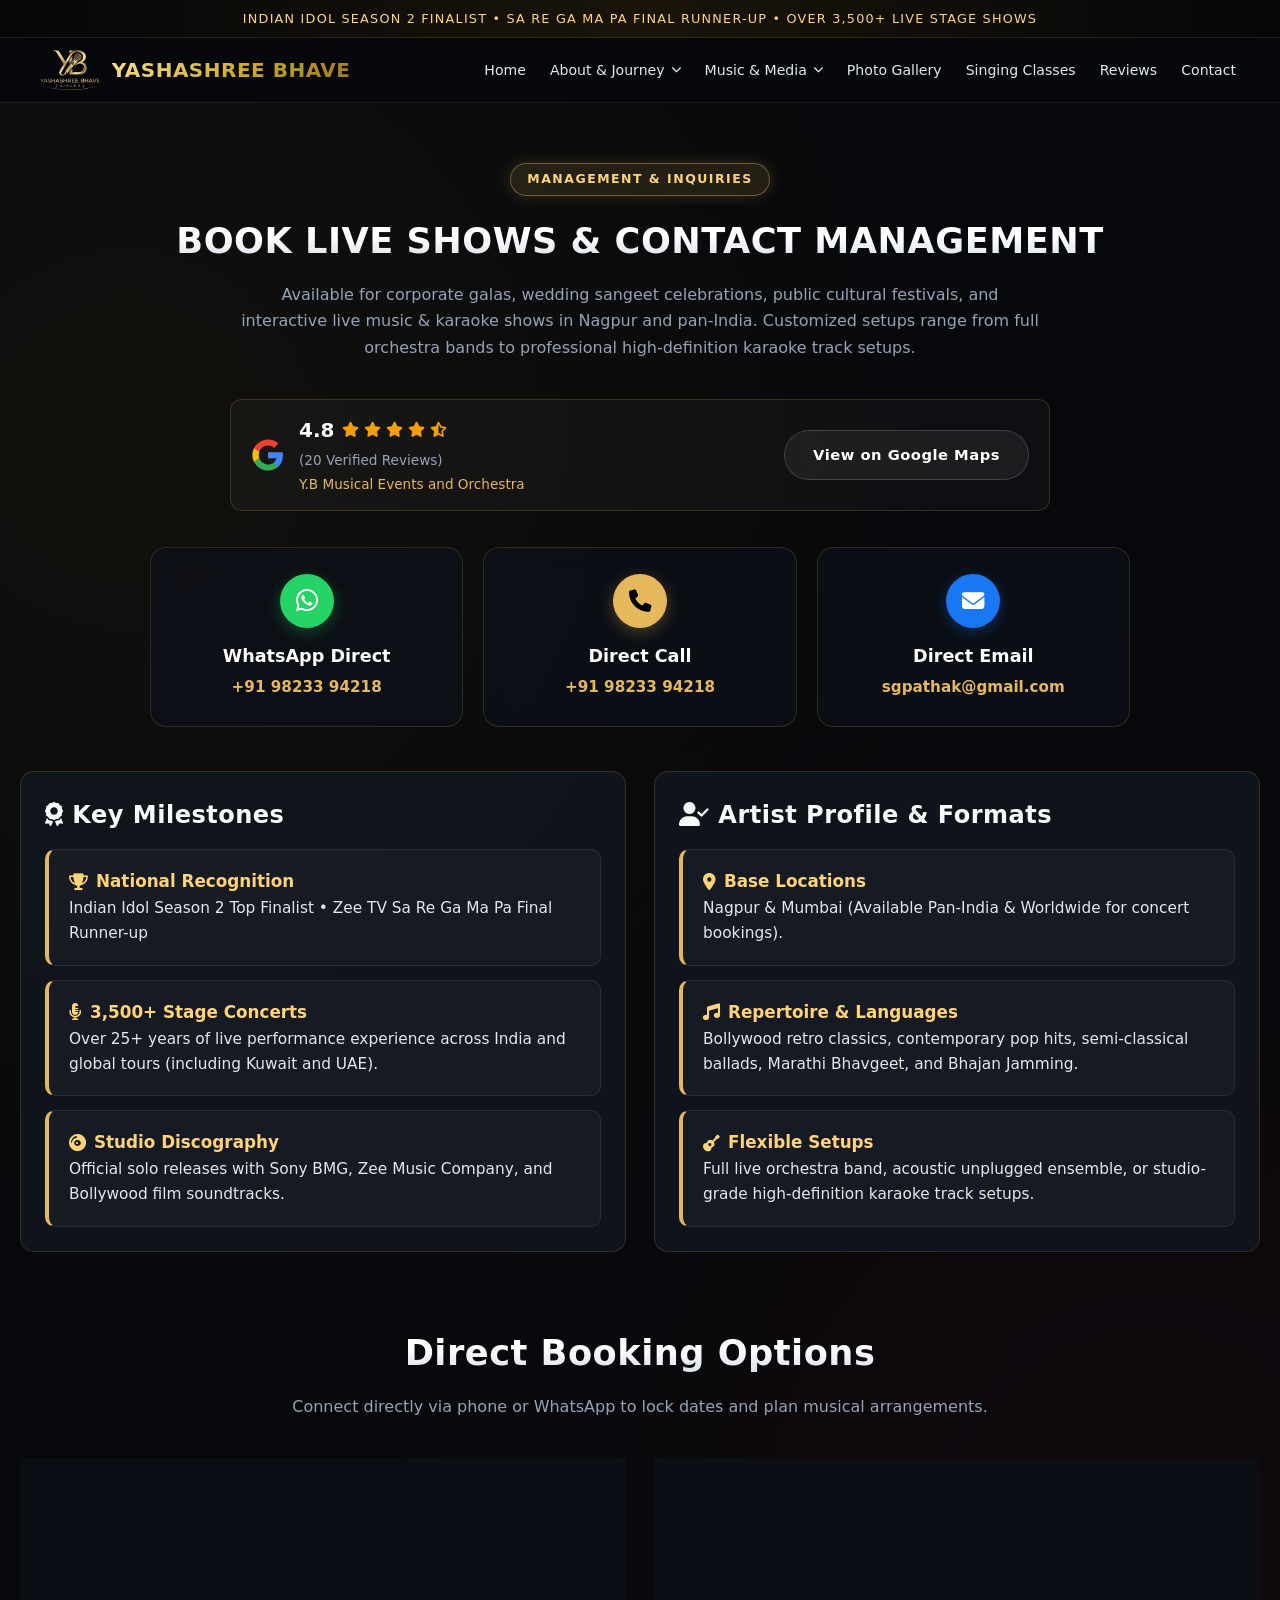
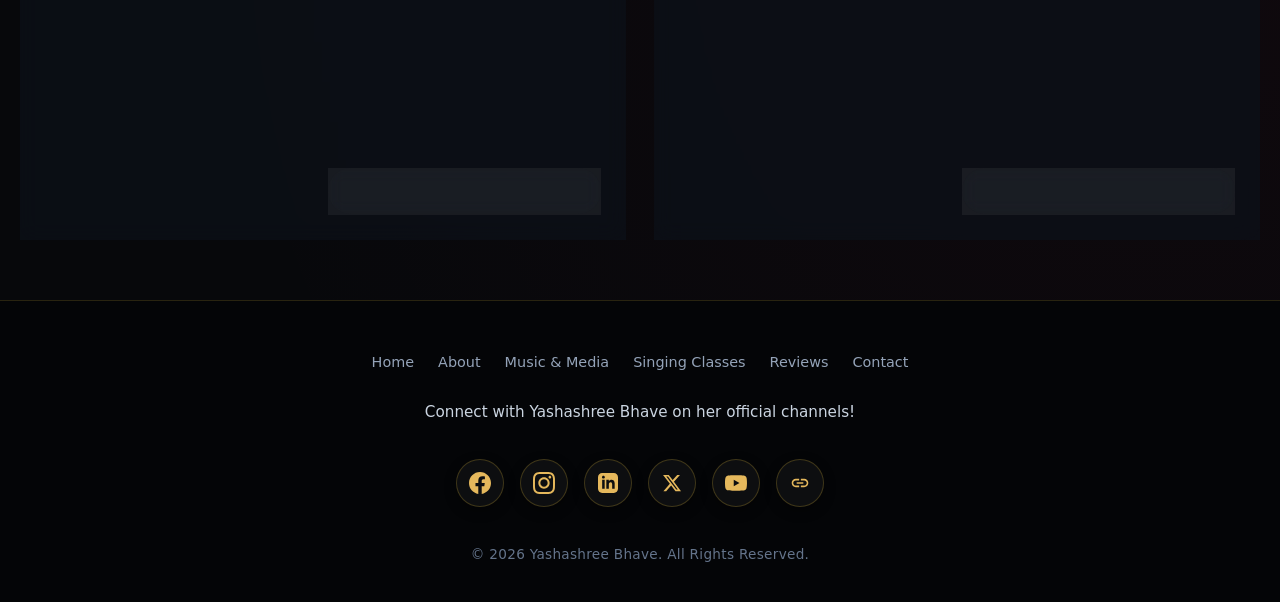
<file: contact-us.html>
<!DOCTYPE html>
<html lang="en">
<head>
  <meta charset="UTF-8">
  <meta name="viewport" content="width=device-width, initial-scale=1.0">
  <meta http-equiv="X-UA-Compatible" content="IE=edge">
  
  <title>Book Yashashree Bhave | Indian Idol 2 finalist | Corporate, Wedding, Karaoke Shows</title>
<meta name="description" content="Book Bollywood playback singer and Indian Idol 2 finalist Yashashree Bhave for live music shows, karaoke performances, corporate events, or singing classes in Nagpur.">  <meta name="keywords" content="book Yashashree Bhave, singer for wedding sangeet, corporate event singer Nagpur, live concert booking, singing class admission, Bollywood playback singer contact">
  <link rel="canonical" href="https://yashashreebhave.com/contact-us.html">

  <link rel="stylesheet" href="style.css">
  <!-- Font Awesome CDN Link (Fixes Missing Icons) -->
  <link rel="stylesheet" href="https://cdnjs.cloudflare.com/ajax/libs/font-awesome/6.5.1/css/all.min.css">
  <link rel="icon" type="image/png" href="images/favicon.ico">

  <!-- Open Graph / WhatsApp / Facebook Meta Tags -->
  <meta property="og:type" content="website">
  <meta property="og:url" content="https://yashashreebhave.com/contact-us.html">
  <meta property="og:title" content="Contact & Bookings | Yashashree Bhave">
  <meta property="og:description" content="Book Bollywood playback singer Yashashree Bhave for weddings, corporate events, live concerts, or join professional vocal mentorship in Nagpur & online.">
  <meta property="og:image" content="https://yashashreebhave.com/images/live-show-banner.jpg">

  <!-- Twitter Card Meta Tags -->
  <meta name="twitter:card" content="summary_large_image">
  <meta name="twitter:url" content="https://yashashreebhave.com/contact-us.html">
  <meta name="twitter:title" content="Contact & Bookings | Yashashree Bhave">
  <meta name="twitter:description" content="Book Bollywood playback singer Yashashree Bhave for weddings, corporate events, and live concerts.">
  <meta name="twitter:image" content="https://yashashreebhave.com/images/live-show-banner.jpg">

  <!-- Deferred Google tag (gtag.js) - Fixes Forced Reflow -->
<script>
  window.dataLayer = window.dataLayer || [];
  function gtag(){dataLayer.push(arguments);}
  gtag('js', new Date());
  gtag('config', 'G-405K9Q99PP');

  // Lazy-load the external analytics script after the page fully loads
  window.addEventListener('load', function() {
    setTimeout(function() {
      var script = document.createElement('script');
      script.async = true;
      script.src = 'https://www.googletagmanager.com/gtag/js?id=G-405K9Q99PP';
      document.head.appendChild(script);
    }, 1500); // 1.5-second delay keeps it completely out of the critical rendering path
  });
</script>

  <script type="application/ld+json">
{
  "@context": "https://schema.org",
  "@type": "BreadcrumbList",
  "itemListElement": [
    {
      "@type": "ListItem",
      "position": 1,
      "name": "Home",
      "item": "https://yashashreebhave.com/"
    },
    {
      "@type": "ListItem",
      "position": 2,
      "name": "Contact",
      "item": "https://yashashreebhave.com/contact-us.html"
    }
  ]
}
</script>

 <!-- Schema.org EntertainmentBusiness Structured Data -->
<script type="application/ld+json">
{
  "@context": "https://schema.org",
  "@type": "ContactPage",
  "name": "Contact Yashashree Bhave Management",
  "description": "Direct contact details and booking coordination for live concerts, corporate shows, wedding performances, karaoke singing shows, and vocal mentorship.",
  "url": "https://yashashreebhave.com/contact-us.html",
  "mainEntity": {
    "@type": "EntertainmentBusiness",
    "name": "Y.B Musical Events & Orchestra",
    "alternateName": "Yashashree Bhave Vocal Academy & Events",
    "description": "Professional live music management, stage performance booking, and premier vocal training by nationally acclaimed vocalist Yashashree Bhave.",
    "image": "https://yashashreebhave.com",
    "telephone": "+91-9823394218",
    "email": "sgpathak@gmail.com",
    "url": "https://yashashreebhave.com/contact-us.html",
    "priceRange": "$$",
    "address": {
      "@type": "PostalAddress",
      "streetAddress": "Plot no 27, Flat no 401, Durvang Enclave Apartment, Patil Layout, Swalambi Nagar",
      "addressLocality": "Nagpur",
      "addressRegion": "Maharashtra",
      "postalCode": "440022",
      "addressCountry": "IN"
    },
    "areaServed": [
      {
        "@type": "City",
        "name": "Nagpur"
      },
      {
        "@type": "Country",
        "name": "India"
      },
      {
        "@type": "Country",
        "name": "United States"
      },
      {
        "@type": "Country",
        "name": "United Kingdom"
      }
    ],
    "founder": {
      "@type": "Person",
      "name": "Yashashree Bhave",
      "alternateName": ["Yashi", "Indian Idol 2 Finalist"],
      "jobTitle": "Founder, Lead Vocalist & Principal Mentor",
      "sameAs": "https://wikipedia.org"
    },
    "aggregateRating": {
      "@type": "AggregateRating",
      "ratingValue": "4.8",
      "reviewCount": "20"
    },
    "hasOfferCatalog": {
      "@type": "OfferCatalog",
      "name": "Live Performance & Booking Services",
      "itemListElement": [
        {
          "@type": "Offer",
          "itemOffered": {
            "@type": "Service",
            "name": "Corporate Shows & Musical Concerts",
            "description": "Engaging, high-energy live musical performances tailored for corporate events, annual galas, and corporate celebrations."
          }
        },
        {
          "@type": "Offer",
          "itemOffered": {
            "@type": "Service",
            "name": "Wedding Shows & Sangeet Ceremonies",
            "description": "Soulful and vibrant live singing performances customized for weddings, receptions, and sangeet functions."
          }
        },
        {
          "@type": "Offer",
          "itemOffered": {
            "@type": "Service",
            "name": "Karaoke Singing Shows & Live Entertainment",
            "description": "Interactive and entertaining live karaoke music shows and audience engagement performances."
          }
        },
        {
          "@type": "Offer",
          "itemOffered": {
            "@type": "Service",
            "name": "Professional Vocal Mentorship & Classes",
            "description": "Comprehensive singing lessons, classical foundations, and Bollywood playback styling."
          }
        }
      ]
    }
  }
}
</script>

</head>
<body>

  <!-- Top Announcement Bar -->
  <aside class="top-strip" aria-label="Key Honors">
    Indian Idol Season 2 Finalist &bull; Sa Re Ga Ma Pa Final Runner-up &bull; Over 3,500+ Live Stage Shows
  </aside>

  <!-- Sticky Header -->
  <header>
    <div class="nav-bar">
      <a href="index.html" class="brand-wrapper">
        <img src="images/logo.png" alt="Yashashree Bhave Logo" class="brand-logo" onerror="this.style.display='none'">
        <span class="brand-text">YASHASHREE BHAVE</span>
      </a>
      
      <button class="nav-toggle" id="navToggle" aria-label="Toggle navigation menu">
        <span></span><span></span><span></span>
      </button>

      <nav aria-label="Primary Navigation">
      <ul class="nav-links" id="navLinks">
               <li class="mobile-menu-header">
            <span class="menu-brand-title">Menu</span>
            <button type="button" class="nav-close-btn" id="navCloseBtn" aria-label="Close navigation menu">&times;</button>
          </li>
        <li><a href="index.html">Home</a></li>
        
        <!-- About & Journey Dropdown (Non-Link Parent) -->
        <li class="nav-item-dropdown" id="dropdownAbout">
          <span class="dropdown-trigger" onclick="toggleMobileDropdown(this)">
            About &amp; Journey <i class="fa-solid fa-chevron-down dropdown-arrow"></i>
          </span>
          <ul class="dropdown-menu">
            <li><a href="about-yashashree-bhave.html">About Yashashree Bhave</a></li>
            <li><a href="indian-idol-2-journey.html">Indian Idol 2 Journey</a></li>
            <li><a href="biography-musical-journey.html">Musical Biography</a></li>
            <li><a href="awards-television-achievements.html">Awards &amp; Television</a></li>
          </ul>
        </li>

        <li class="nav-item-dropdown" id="dropdownMedia">
          <span class="dropdown-trigger" onclick="toggleMobileDropdown(this)">
            Music &amp; Media <i class="fa-solid fa-chevron-down dropdown-arrow"></i>
          </span>
          <ul class="dropdown-menu">
            <li><a href="discography-videos.html">Discography &amp; Videos</a></li>
            <li><a href="download-mp3-songs.html">Download MP3 Songs</a></li>
            <li><a href="live-shows-concert-booking.html">Live Shows Gallery</a></li>
            <li><a href="paper-media.html">Press &amp; Paper Media</a></li>
            <li><a href="bollywood-legends.html">Bollywood Legends</a></li>
          </ul>
        </li>

        <li><a href="photos.html">Photo Gallery</a></li>
        <li><a href="singing-classes.html">Singing Classes</a></li>
        <li><a href="testimonial.html">Reviews</a></li>
        <li><a href="contact-us.html">Contact</a></li>
      </ul>
    </nav>
    </div>
  </header>

  <main class="section">
    <div class="container">
      
      <!-- Header Section -->
      <div style="text-align: center; margin-bottom: 38px;">
        <span class="stage-pill">Management &amp; Inquiries</span>
        <h1 class="section-title">BOOK LIVE SHOWS &amp; CONTACT MANAGEMENT</h1>
        <p class="section-subtitle">
          Available for corporate galas, wedding sangeet celebrations, public cultural festivals, and interactive live music & karaoke shows in Nagpur and pan-India. Customized setups range from full orchestra bands to professional high-definition karaoke track setups.   
        </p>
      </div>

      <!-- Google Reviews Verified Badge -->
      <div class="reviews-strip">
        <div class="reviews-meta-group">
          <svg class="g-badge-icon" viewBox="0 0 24 24">
            <path fill="#4285F4" d="M22.56 12.25c0-.78-.07-1.53-.2-2.25H12v4.26h5.92c-.26 1.37-1.04 2.53-2.21 3.31v2.77h3.57c2.08-1.92 3.28-4.74 3.28-8.09z"/>
            <path fill="#34A853" d="M12 23c2.97 0 5.46-.98 7.28-2.66l-3.57-2.77c-.98.66-2.23 1.06-3.71 1.06-2.86 0-5.29-1.93-6.16-4.53H2.18v2.84C3.99 20.53 7.7 23 12 23z"/>
            <path fill="#FBBC05" d="M5.84 14.09c-.22-.66-.35-1.36-.35-2.09s.13-1.43.35-2.09V7.06H2.18C1.43 8.55 1 10.22 1 12s.43 3.45 1.18 4.94l2.85-2.22.81-.63z"/>
            <path fill="#EA4335" d="M12 5.38c1.62 0 3.06.56 4.21 1.64l3.15-3.15C17.45 2.09 14.97 1 12 1 7.7 1 3.99 3.47 2.18 7.06l3.66 2.84c.87-2.6 3.3-4.52 6.16-4.52z"/>
          </svg>
          <div>
            <div class="rating-row">
              <strong class="rating-score">4.8</strong>
              <span class="rating-stars">
                <i class="fa-solid fa-star"></i>
                <i class="fa-solid fa-star"></i>
                <i class="fa-solid fa-star"></i>
                <i class="fa-solid fa-star"></i>
                <i class="fa-solid fa-star-half-stroke"></i>
              </span>              
            </div>
            <span class="rating-count">(20 Verified Reviews)</span>
            <div class="business-brand">Y.B Musical Events and Orchestra</div>
          </div>
        </div>
        <a href="https://maps.google.com/maps?cid=10801988621236739829" target="_blank" rel="noopener noreferrer" class="btn btn-glass btn-maps-link">
          View on Google Maps
        </a>
      </div>

      <!-- Centered 1-Tap Quick Action Contact Cards -->
      <div class="quick-action-grid">
        <!-- WhatsApp -->
        <a href="https://wa.me/919823394218?text=Hello%20Yashashree%20Ji%20and%20Management,%20I%20have%20an%20inquiry%20regarding%20booking%20/%20music%20classes." target="_blank" rel="noopener noreferrer" class="feature-frame contact-action-card">
          <div class="contact-action-icon icon-wa">
            <i class="fa-brands fa-whatsapp"></i>
          </div>
          <strong class="contact-action-title">WhatsApp Direct</strong>
          <span class="contact-action-value">+91 98233 94218</span>
        </a>

        <!-- Call -->
        <a href="tel:+919823394218" class="feature-frame contact-action-card">
          <div class="contact-action-icon icon-phone">
            <i class="fa-solid fa-phone"></i>
          </div>
          <strong class="contact-action-title">Direct Call</strong>
          <span class="contact-action-value">+91 98233 94218</span>
        </a>

        <!-- Email -->
        <a href="mailto:sgpathak@gmail.com?subject=Booking%20Inquiry%20for%20Yashashree%20Bhave" class="feature-frame contact-action-card">
          <div class="contact-action-icon icon-mail">
            <i class="fa-solid fa-envelope"></i>
          </div>
          <strong class="contact-action-title">Direct Email</strong>
          <span class="contact-action-value">sgpathak@gmail.com</span>
        </a>
      </div>

      <!-- Two-Column Overview: Milestones & Profile Grid -->
      <div class="duo-grid">
        <div class="journey-timeline-card">
          <h2><i class="fa-solid fa-award"></i> Key Milestones</h2>
          <ul class="timeline-list">
            <li class="timeline-item">
              <div class="timeline-label"><i class="fa-solid fa-trophy"></i> National Recognition</div>
              <div class="timeline-text">Indian Idol Season 2 Top Finalist &bull; Zee TV Sa Re Ga Ma Pa Final Runner-up</div>
            </li>
            <li class="timeline-item">
              <div class="timeline-label"><i class="fa-solid fa-microphone-lines"></i> 3,500+ Stage Concerts</div>
              <div class="timeline-text">Over 25+ years of live performance experience across India and global tours (including Kuwait and UAE).</div>
            </li>
            <li class="timeline-item">
              <div class="timeline-label"><i class="fa-solid fa-compact-disc"></i> Studio Discography</div>
              <div class="timeline-text">Official solo releases with Sony BMG, Zee Music Company, and Bollywood film soundtracks.</div>
            </li>
          </ul>
        </div>

        <div class="journey-timeline-card">
          <h2><i class="fa-solid fa-user-check"></i> Artist Profile &amp; Formats</h2>
          <ul class="timeline-list">
            <li class="timeline-item">
              <div class="timeline-label"><i class="fa-solid fa-location-dot"></i> Base Locations</div>
              <div class="timeline-text">Nagpur &amp; Mumbai (Available Pan-India &amp; Worldwide for concert bookings).</div>
            </li>
            <li class="timeline-item">
              <div class="timeline-label"><i class="fa-solid fa-music"></i> Repertoire &amp; Languages</div>
              <div class="timeline-text">Bollywood retro classics, contemporary pop hits, semi-classical ballads, Marathi Bhavgeet, and Bhajan Jamming.</div>
            </li>
            <li class="timeline-item">
              <div class="timeline-label"><i class="fa-solid fa-guitar"></i> Flexible Setups</div>
              <div class="timeline-text">Full live orchestra band, acoustic unplugged ensemble, or studio-grade high-definition karaoke track setups.</div>
            </li>
          </ul>
        </div>
      </div>

      <!-- Services & Direct Booking Information Cards -->
      <section class="services-overview-section" style="margin-top: 48px;">
        <h2 class="section-title">Direct Booking Options</h2>
        <p class="section-subtitle">Connect directly via phone or WhatsApp to lock dates and plan musical arrangements.</p>

        <div class="duo-grid">
          <!-- Card 1: Live Shows -->
          <div class="feature-frame service-package-card">
            <div>
              <h3 class="package-header">
                <i class="fa-solid fa-drum"></i> Live Concerts &amp; Private Events
              </h3>
              <p class="package-desc">
                Available for corporate galas, wedding sangeet celebrations, public cultural festivals, and devotional musical evenings. Customized setups range from full orchestra bands to intimate acoustic or karaoke sets.
              </p>
              <ul class="gold-bullet-list">
                <li><strong>Duration:</strong> 2 to 2.5 Hours (Customizable per event schedule)</li>
                <li><strong>Genres:</strong> Bollywood Hits, Marathi Bhavgeet, Bhajan Jamming</li>
                <li><strong>Locations:</strong> Pan-India &amp; International venues</li>
              </ul>
            </div>
            <div class="package-cta-group">
              <a href="tel:+919823394218" class="btn btn-gold btn-card-action">
                <i class="fa-solid fa-phone"></i> Call
              </a>
              <a href="https://wa.me/919823394218?text=Hello%20Management,%20I%20would%20like%20to%20inquire%20about%20booking%20a%20Live%20Show%20/%20Concert%20with%20Yashashree%20Bhave." target="_blank" rel="noopener noreferrer" class="btn btn-glass btn-card-action btn-card-wa">
                <i class="fa-brands fa-whatsapp"></i> WhatsApp
              </a>
            </div>
          </div>

          <!-- Card 2: Singing Classes -->
          <div class="feature-frame service-package-card">
            <div>
              <h3 class="package-header">
                <i class="fa-solid fa-graduation-cap"></i> Professional Vocal Classes
              </h3>
              <p class="package-desc">
                Learn swara discipline, riyaz routines, breath control, and playback singing techniques directly from Indian Idol 2 finalist Yashashree Bhave. Small batches to guarantee individualized feedback.
              </p>
              <ul class="gold-bullet-list">
                <li><strong>Online Mode:</strong> 1-on-1 &amp; small cohorts via Zoom / Google Meet worldwide</li>
                <li><strong>Offline Mode:</strong> In-studio training batches in Nagpur</li>
                <li><strong>Curriculum:</strong> Sur-Laya alignment, Harkats, mic dynamics &amp; audition prep</li>
              </ul>
            </div>
            <div class="package-cta-group">
              <a href="tel:+919823394218" class="btn btn-gold btn-card-action">
                <i class="fa-solid fa-phone"></i> Inquire Fee
              </a>
              <a href="https://wa.me/919823394218?text=Hello%20Yashashree%20Ji,%20I%20am%20interested%20in%20joining%20your%20Singing%20Classes%20(Online/Offline)." target="_blank" rel="noopener noreferrer" class="btn btn-glass btn-card-action btn-card-wa">
                <i class="fa-brands fa-whatsapp"></i> WhatsApp
              </a>
            </div>
          </div>
        </div>
      </section>

    </div>
  </main>

  <!-- Global Footer -->
  <footer class="site-footer" role="contentinfo">
    <div class="container footer-inner">
      <nav class="footer-nav-links" aria-label="Footer Navigation">
        <a href="index.html">Home</a>
        <a href="about-yashashree-bhave.html">About</a>
        <a href="discography-videos.html">Music & Media</a>
        <a href="singing-classes.html">Singing Classes</a>
        <a href="testimonial.html">Reviews</a>
        <a href="contact-us.html">Contact</a>
      </nav>

      <p class="footer-tagline">Connect with Yashashree Bhave on her official channels!</p>
      
      <div class="social-circle-strip" aria-label="Social media links">
        <a href="https://www.facebook.com/YashashreeBhaveOfficial/" target="_blank" rel="noopener noreferrer" class="social-circle sc-fb" aria-label="Facebook">
          <svg viewBox="0 0 24 24" width="22" height="22" fill="currentColor"><path d="M24 12.073c0-6.627-5.373-12-12-12s-12 5.373-12 12c0 5.99 4.388 10.954 10.125 11.854v-8.385H7.078v-3.47h3.047V9.43c0-3.007 1.792-4.669 4.533-4.669 1.312 0 2.686.235 2.686.235v2.953H15.83c-1.491 0-1.956.925-1.956 1.874v2.25h3.328l-.532 3.47h-2.796v8.385C19.612 23.027 24 18.062 24 12.073z"/></svg>
        </a>
        <a href="https://www.instagram.com/yashashreebhave/" target="_blank" rel="noopener noreferrer" class="social-circle sc-ig" aria-label="Instagram">
          <svg viewBox="0 0 24 24" width="22" height="22" fill="currentColor"><path d="M12 2.163c3.204 0 3.584.012 4.85.07 3.252.148 4.771 1.691 4.919 4.919.058 1.265.069 1.645.069 4.849 0 3.205-.012 3.584-.069 4.849-.149 3.225-1.664 4.771-4.919 4.919-1.266.058-1.644.07-4.85.07-3.204 0-3.584-.012-4.849-.07-3.26-.149-4.771-1.699-4.919-4.92-.058-1.265-.07-1.644-.07-4.849 0-3.204.013-3.583.07-4.849.149-3.227 1.664-4.771 4.919-4.919 1.266-.057 1.645-.069 4.849-.069zm0-2.163c-3.259 0-3.667.014-4.947.072-4.358.2-6.78 2.618-6.98 6.98-.059 1.281-.073 1.689-.073 4.948 0 3.259.014 3.668.072 4.948.2 4.358 2.618 6.78 6.98 6.98 1.281.058 1.689.072 4.948.072 3.259 0 3.668-.014 4.948-.072 4.354-.2 6.782-2.618 6.979-6.98.059-1.28.073-1.689.073-4.948 0-3.259-.014-3.667-.072-4.947-.196-4.354-2.617-6.78-6.979-6.98-1.281-.059-1.69-.073-4.949-.073zm0 5.838c-3.403 0-6.162 2.759-6.162 6.162s2.759 6.163 6.162 6.163 6.162-2.759 6.162-6.163c0-3.403-2.759-6.162-6.162-6.162zm0 10.162c-2.209 0-4-1.79-4-4 0-2.209 1.791-4 4-4s4 1.791 4 4c0 2.21-1.791 4-4 4zm6.406-11.845c-.796 0-1.441.645-1.441 1.44s.645 1.44 1.441 1.44c.795 0 1.439-.645 1.439-1.44s-.644-1.44-1.439-1.44z"/></svg>
        </a>
        <a href="https://www.linkedin.com/in/yashashree-bhave" target="_blank" rel="noopener noreferrer" class="social-circle sc-in" aria-label="LinkedIn">
          <svg viewBox="0 0 24 24" width="20" height="20" fill="currentColor"><path d="M19 0h-14c-2.761 0-5 2.239-5 5v14c0 2.761 2.239 5 5 5h14c2.762 0 5-2.239 5-5v-14c0-2.761-2.238-5-5-5zm-11 19h-3v-11h3v11zm-1.5-12.268c-.966 0-1.75-.79-1.75-1.764s.784-1.764 1.75-1.764 1.75.79 1.75 1.764-.783 1.764-1.75 1.764zm13.5 12.268h-3v-5.604c0-3.368-4-3.113-4 0v5.604h-3v-11h3v1.765c1.396-2.586 7-2.777 7 2.476v6.759z"/></svg>
        </a>
        <a href="https://x.com/yashashreebhave" target="_blank" rel="noopener noreferrer" class="social-circle sc-x" aria-label="X (Twitter)">
          <svg viewBox="0 0 24 24" width="20" height="20" fill="currentColor"><path d="M18.244 2.25h3.308l-7.227 8.26 8.502 11.24H16.17l-5.214-6.817L4.99 21.75H1.68l7.73-8.835L1.254 2.25H8.08l4.713 6.231zm-1.161 17.52h1.833L7.084 4.126H5.117z"/></svg>
        </a>
        <a href="https://www.youtube.com/c/YashashreeBhave/videos" target="_blank" rel="noopener noreferrer" class="social-circle sc-yt" aria-label="YouTube">
          <svg viewBox="0 0 24 24" width="22" height="22" fill="currentColor"><path d="M23.498 6.186a3.016 3.016 0 0 0-2.122-2.136C19.505 3.545 12 3.545 12 3.545s-7.505 0-9.377.505A3.017 3.017 0 0 0 .502 6.186C0 8.07 0 12 0 12s0 3.93.502 5.814a3.016 3.016 0 0 0 2.122 2.136c1.871.505 9.376.505 9.376.505s7.505 0 9.377-.505a3.015 3.015 0 0 0 2.122-2.136C24 15.93 24 12 24 12s0-3.93-.502-5.814zM9.545 15.568V8.432L15.818 12l-6.273 3.568z"/></svg>
        </a>
        <a href="https://starmaker.onelink.me/v4ei/e69p9svu" target="_blank" rel="noopener noreferrer" class="social-circle sc-sm" aria-label="StarMaker Profile">
          <svg viewBox="0 0 24 24" width="20" height="20" fill="currentColor"><path d="M3.9 12c0-1.71 1.39-3.1 3.1-3.1h4V7H7c-2.76 0-5 2.24-5 5s2.24 5 5 5h4v-1.9H7c-1.71 0-3.1-1.39-3.1-3.1zM8 13h8v-2H8v2zm9-6h-4v1.9h4c1.71 0 3.1 1.39 3.1 3.1s-1.39 3.1-3.1 3.1h-4V17h4c2.76 0 5-2.24 5-5s-2.24-5-5-5z"/></svg>
        </a>
      </div>

      <p class="footer-credits">&copy; 2026 Yashashree Bhave. All Rights Reserved.</p>
    </div>
  </footer>

  <script src="script.js" defer></script>
</body>
</html>
</file>
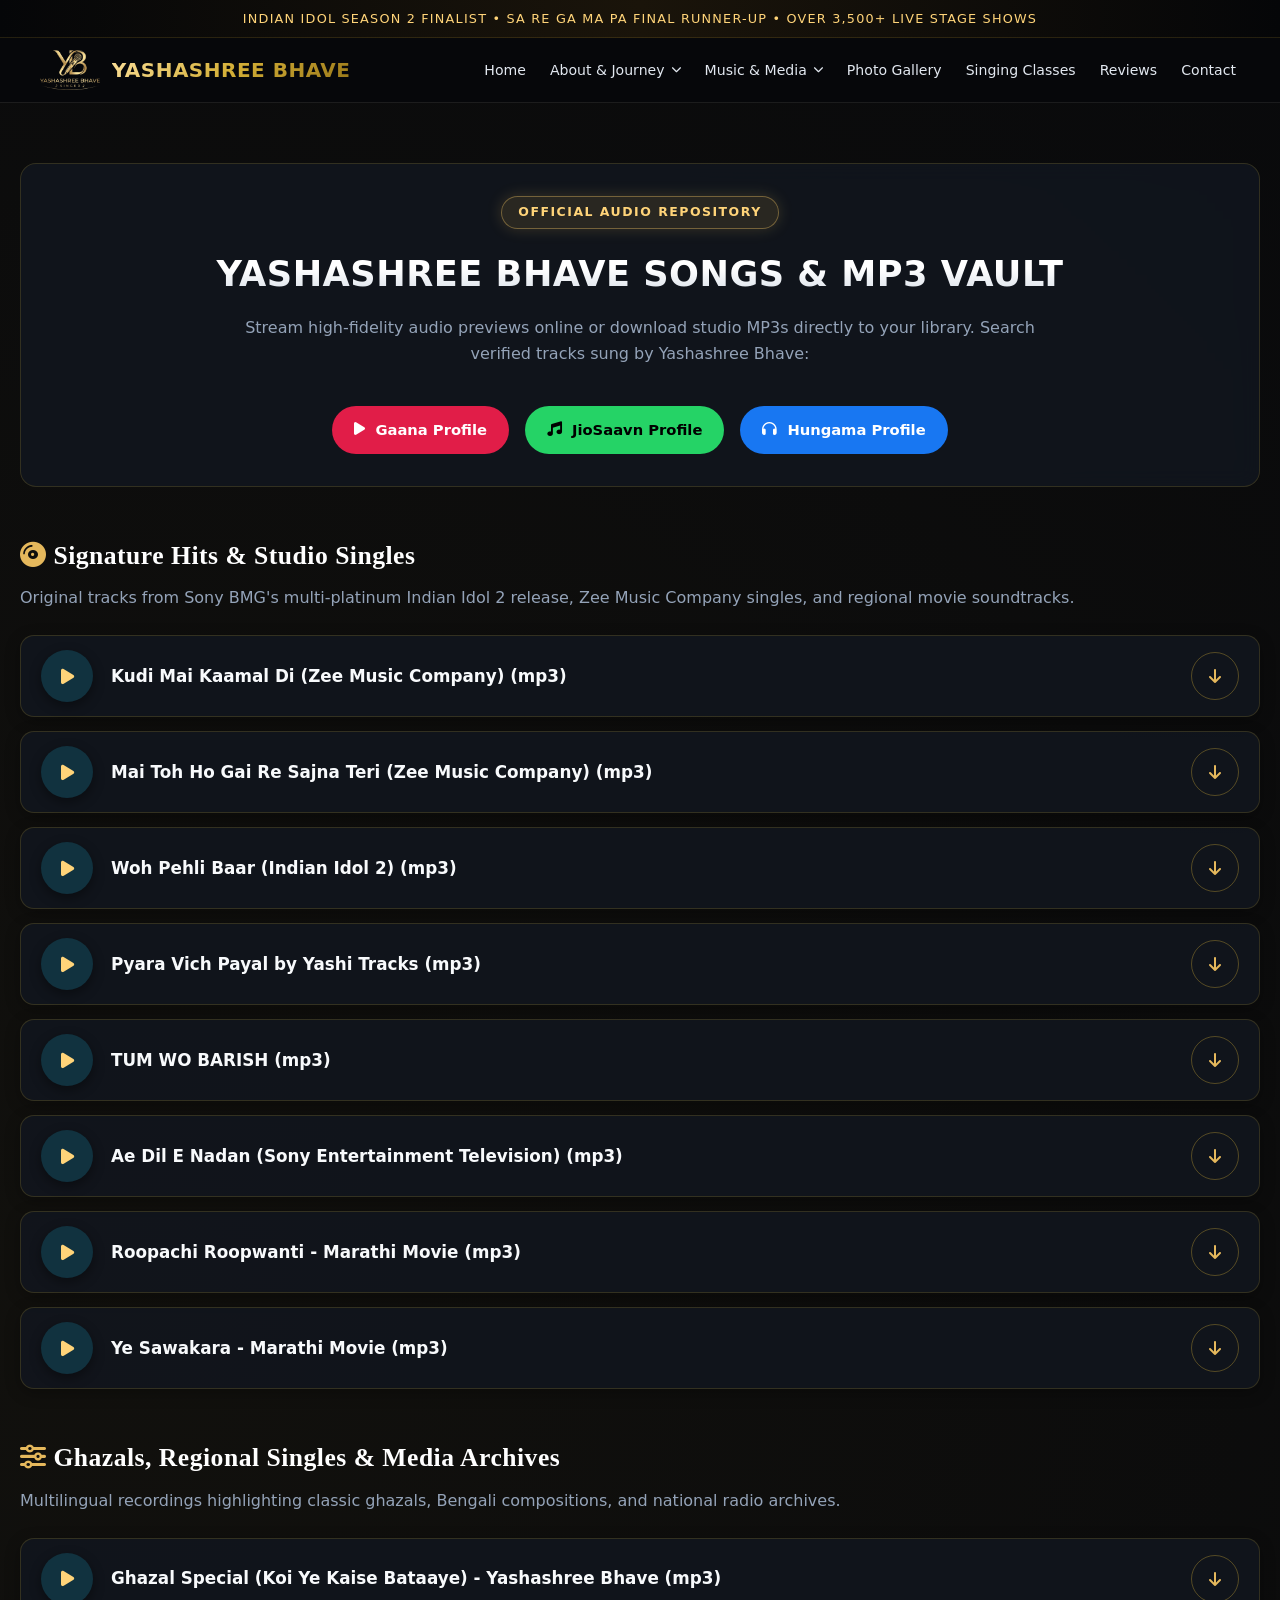
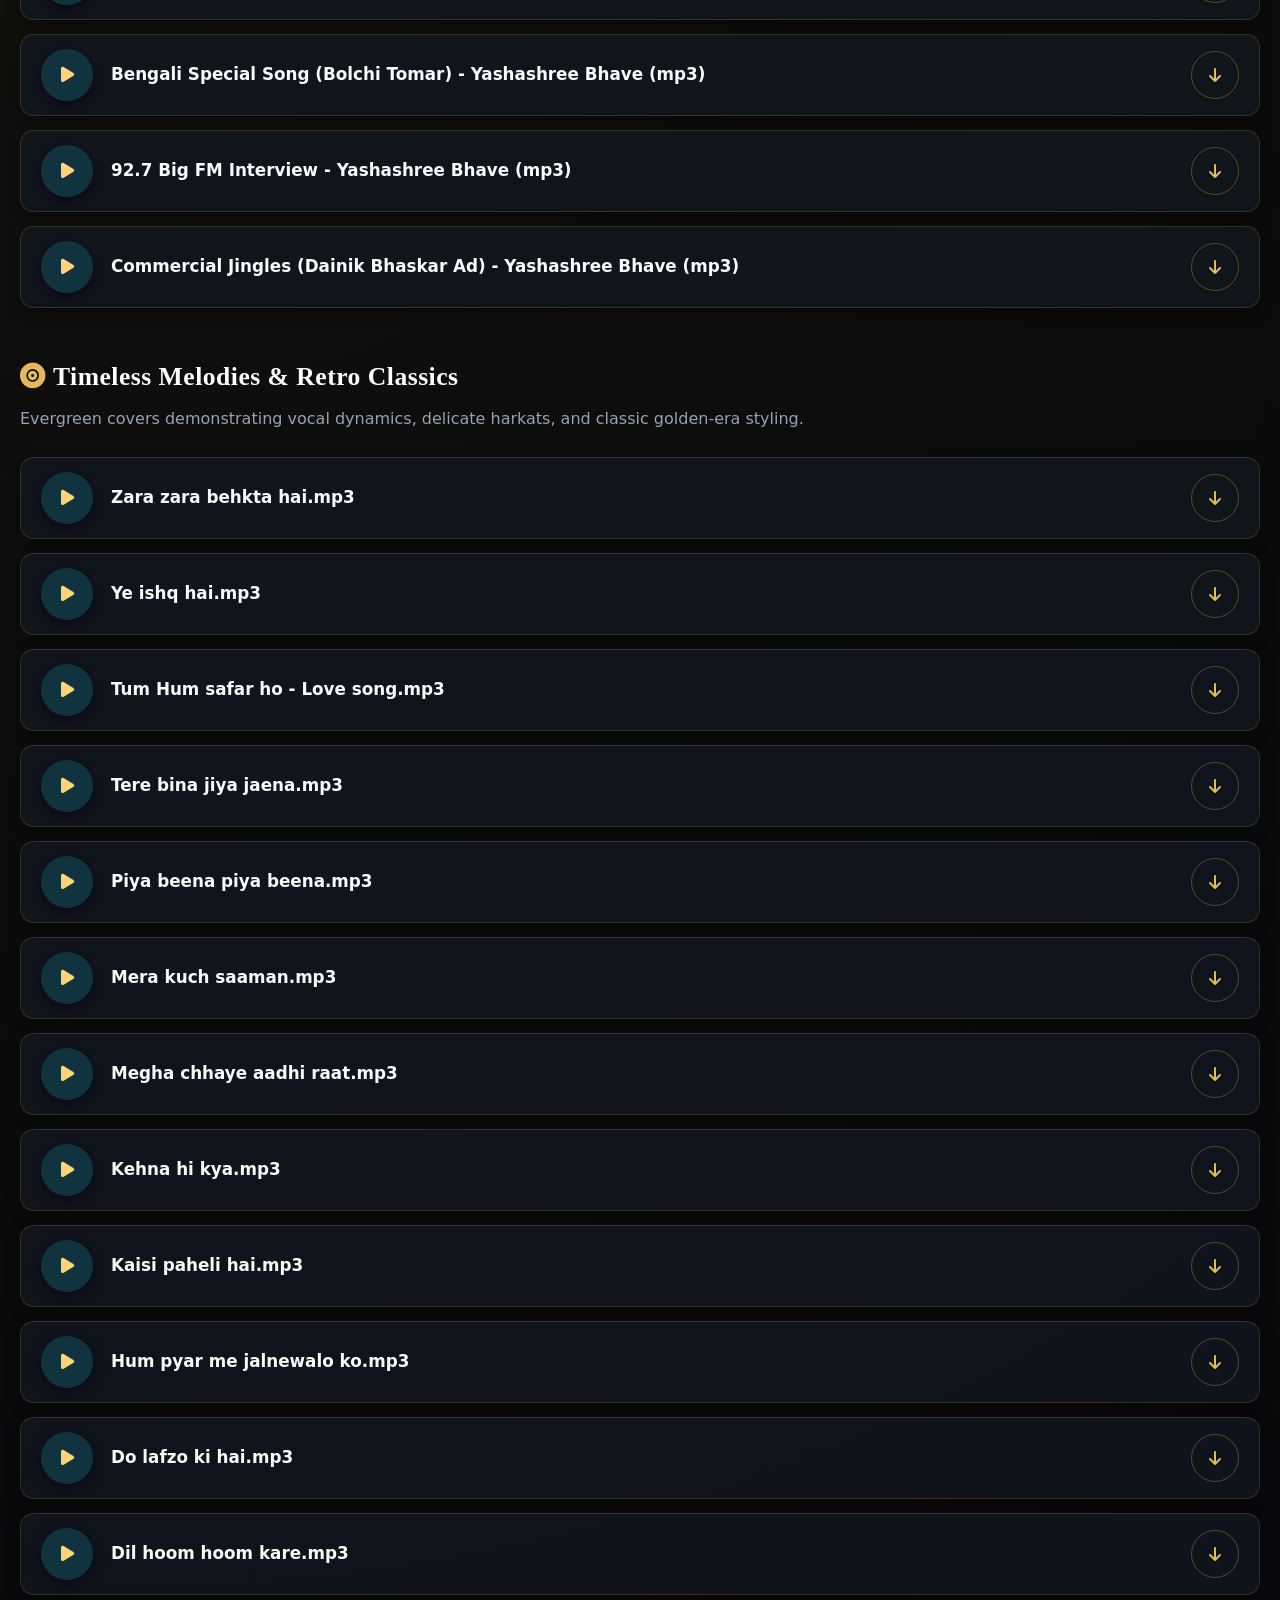
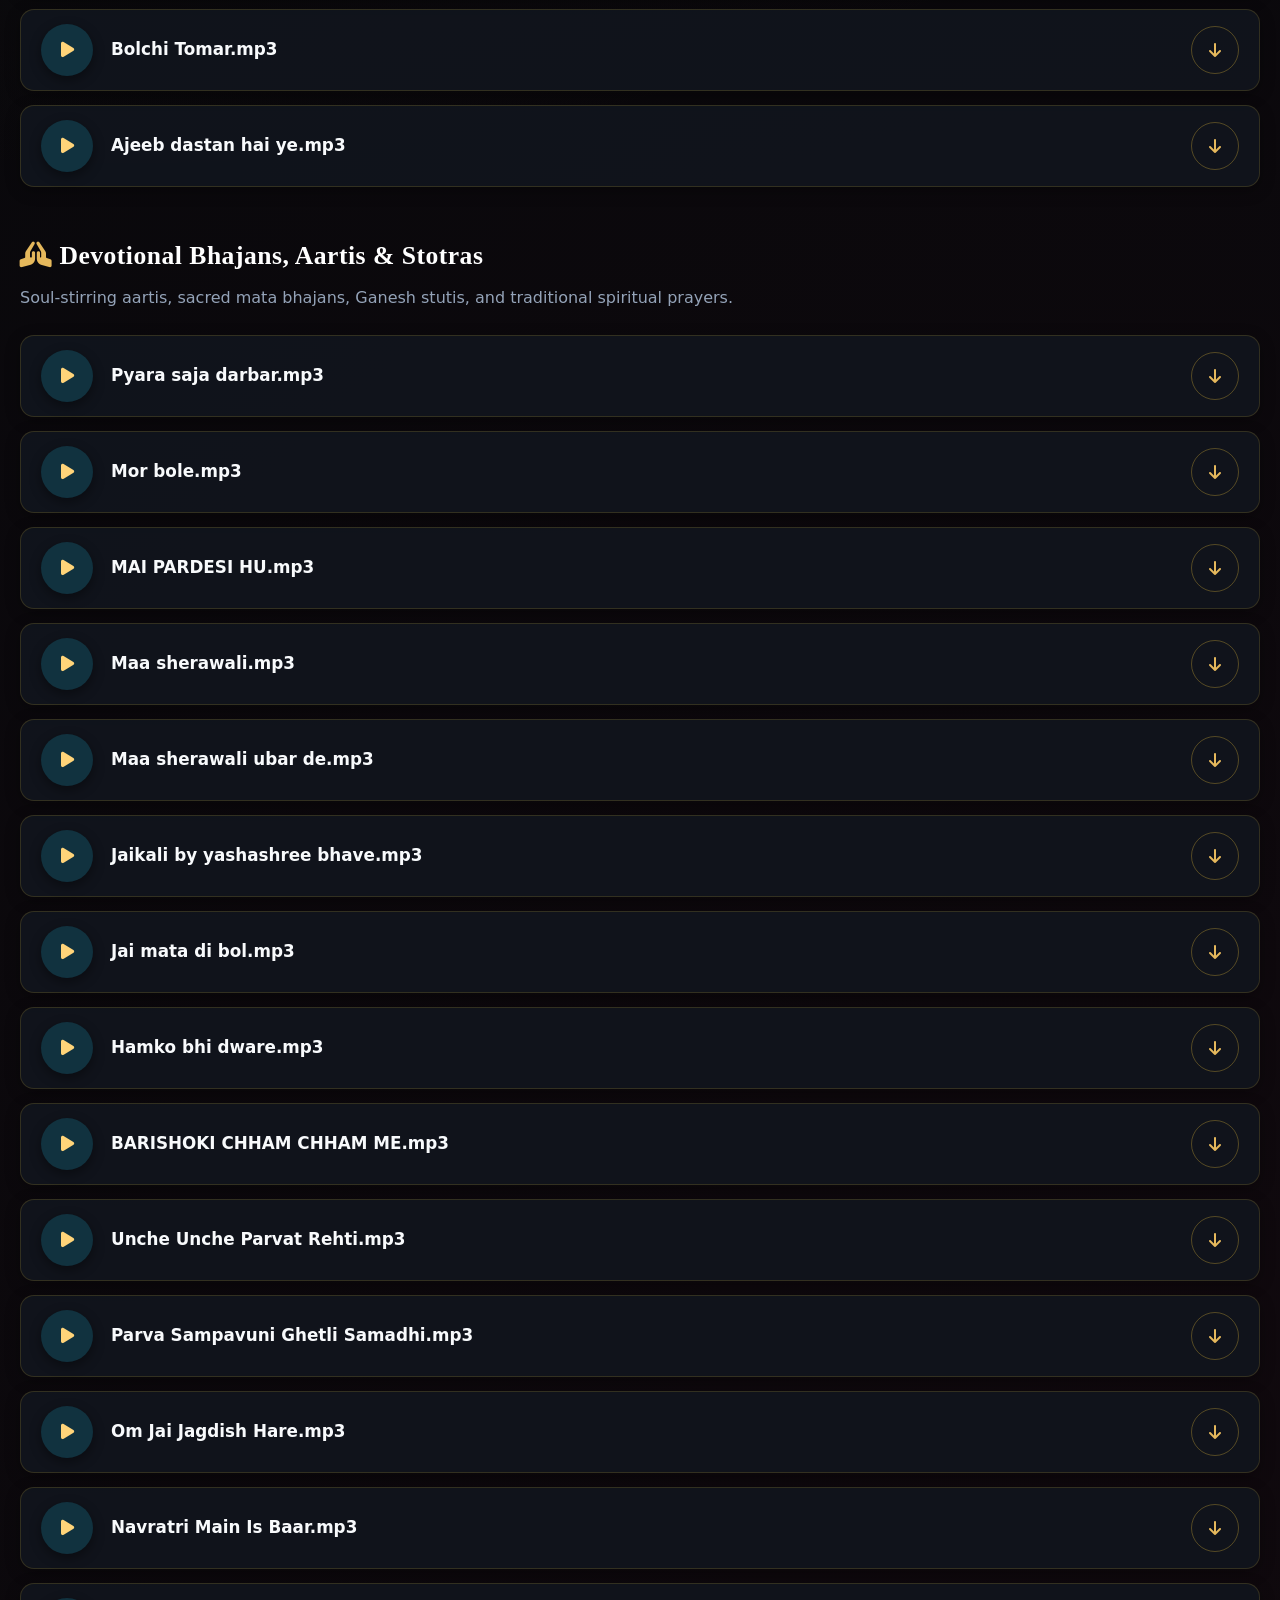
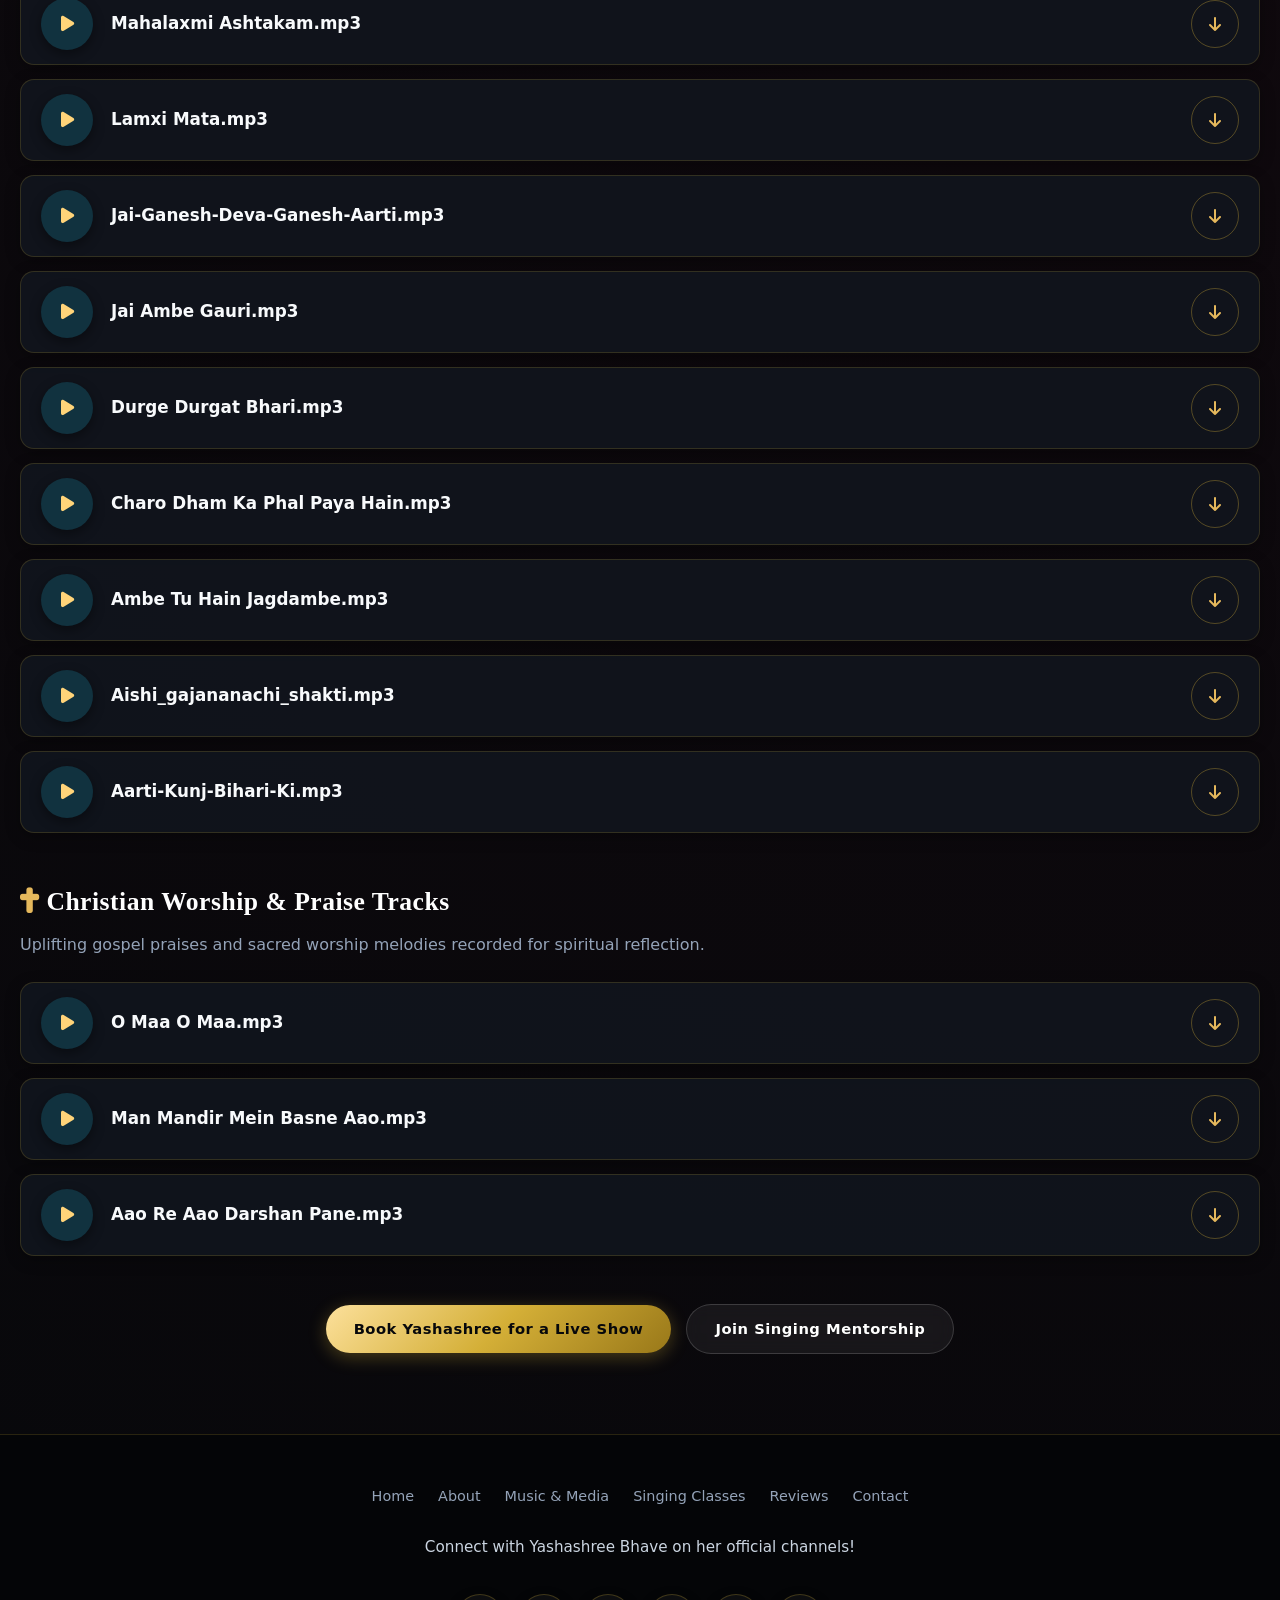
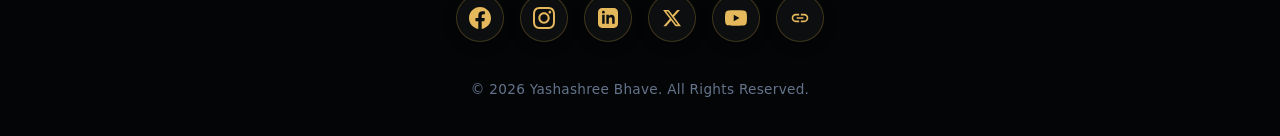
<file: download-mp3-songs.html>
<!DOCTYPE html>
<html lang="en">
<head>
  <meta charset="UTF-8">
  <meta name="viewport" content="width=device-width, initial-scale=1.0">
  <meta http-equiv="X-UA-Compatible" content="IE=edge">
  
  <title>Free MP3 Songs Download &amp; Audio Vault | Yashashree Bhave Songs</title>
  <meta name="description" content="Stream and download official MP3 tracks sung by Bollywood playback singer and Indian Idol 2 finalist Yashashree Bhave. Features studio singles, Marathi playback, ghazals, bhajans, and worship songs.">
  <meta name="keywords" content="Yashashree Bhave mp3 songs download, free songs download Yashashree Bhave, Bollywood singer audio, Indian Idol 2 mp3, devotional bhajans free download, Marathi playback mp3, Yashashree Bhave Songs">
  <link rel="canonical" href="https://yashashreebhave.com/download-mp3-songs.html">

  <link rel="stylesheet" href="style.css">
  <!-- Font Awesome CDN Link (Fixes Missing Icons) -->
  <link rel="stylesheet" href="https://cdnjs.cloudflare.com/ajax/libs/font-awesome/6.5.1/css/all.min.css">
  <link rel="icon" type="image/png" href="images/favicon.ico">

  <!-- Open Graph / WhatsApp / Facebook Meta Tags -->
  <meta property="og:type" content="website">
  <meta property="og:url" content="https://yashashreebhave.com/download-mp3-songs.html">
  <meta property="og:title" content="Free MP3 Songs Download & Audio Vault | Yashashree Bhave">
  <meta property="og:description" content="Stream and download official MP3 tracks sung by Bollywood playback singer Yashashree Bhave. Studio singles, Marathi playback, ghazals & bhajans.">
  <meta property="og:image" content="https://yashashreebhave.com/images/hero-banner.jpg">

  <!-- Twitter Card Meta Tags -->
  <meta name="twitter:card" content="summary_large_image">
  <meta name="twitter:url" content="https://yashashreebhave.com/download-mp3-songs.html">
  <meta name="twitter:title" content="Free MP3 Songs Download & Audio Vault | Yashashree Bhave">
  <meta name="twitter:description" content="Stream and download official MP3 tracks sung by playback singer Yashashree Bhave.">
  <meta name="twitter:image" content="https://yashashreebhave.com/images/hero-banner.jpg">

  <!-- Deferred Google tag (gtag.js) -->
  <script>
    window.dataLayer = window.dataLayer || [];
    function gtag(){dataLayer.push(arguments);}
    gtag('js', new Date());
    gtag('config', 'G-405K9Q99PP');

    window.addEventListener('load', function() {
      setTimeout(function() {
        var script = document.createElement('script');
        script.async = true;
        script.src = 'https://www.googletagmanager.com/gtag/js?id=G-405K9Q99PP';
        document.head.appendChild(script);
      }, 1500);
    });
  </script>

  <script type="application/ld+json">
    {
      "@context": "https://schema.org",
      "@type": "BreadcrumbList",
      "itemListElement": [
        {
          "@type": "ListItem",
          "position": 1,
          "name": "Home",
          "item": "https://yashashreebhave.com/"
        },
        {
          "@type": "ListItem",
          "position": 2,
          "name": "Download MP3 Songs",
          "item": "https://yashashreebhave.com/download-mp3-songs.html"
        }
      ]
    }
  </script>

  <!-- Schema.org MusicPlaylist Structured Data -->
  <script type="application/ld+json">
  {
    "@context": "https://schema.org",
    "@type": "MusicPlaylist",
    "name": "Yashashree Bhave Songs - Official Audio Repository",
    "description": "Complete audio track collection and free MP3 downloads by Indian Idol Season 2 finalist Yashashree Bhave including Bollywood singles, classical ghazals, Marathi movie soundtracks, and sacred bhajans.",
    "numTracks": 32,
    "creator": {
      "@type": "MusicGroup",
      "name": "Yashashree Bhave",
      "alternateName": ["Yashi", "Yashashree Bhave Songs"],
      "url": "https://yashashreebhave.com/"
    }
  }
  </script>

  <style>
    .audio-card-row {
      display: flex;
      align-items: center;
      justify-content: space-between;
      background: var(--bg-card);
      border: 1px solid var(--border-card);
      border-radius: 14px;
      padding: 14px 20px;
      margin-bottom: 14px;
      transition: all 0.25s ease;
      box-shadow: 0 4px 15px rgba(0, 0, 0, 0.3);
    }
    .audio-card-row:hover {
      border-color: var(--border-glow);
      transform: translateY(-2px);
      box-shadow: 0 6px 20px rgba(212, 175, 55, 0.15);
    }
    .audio-track-info {
      display: flex;
      align-items: center;
      gap: 18px;
      flex: 1;
    }
    .audio-play-btn {
      width: 52px;
      height: 52px;
      border-radius: 50%;
      background: #11323f;
      border: none;
      color: var(--accent-gold-bright);
      display: flex;
      align-items: center;
      justify-content: center;
      font-size: 1.1rem;
      cursor: pointer;
      flex-shrink: 0;
      box-shadow: 0 4px 12px rgba(0,0,0,0.4);
      transition: all 0.25s ease;
    }
    .audio-play-btn:hover {
      background: var(--accent-gold-gradient);
      color: #07080b;
      transform: scale(1.08);
    }
    .audio-title-text {
      color: #f8fafc;
      font-size: 1.05rem;
      font-weight: 600;
    }
    .audio-dl-btn {
      width: 48px;
      height: 48px;
      border-radius: 50%;
      background: transparent;
      border: 1px solid rgba(212, 175, 55, 0.35);
      color: var(--accent-gold);
      display: flex;
      align-items: center;
      justify-content: center;
      font-size: 1rem;
      cursor: pointer;
      transition: all 0.25s ease;
      text-decoration: none;
      flex-shrink: 0;
    }
    .audio-dl-btn:hover {
      background: rgba(212, 175, 55, 0.12);
      border-color: var(--accent-gold);
      color: var(--accent-gold-bright);
      transform: translateY(-2px);
    }
  </style>
</head>
<body>

  <!-- Top Announcement Bar -->
  <aside class="top-strip" aria-label="Key Honors">
    Indian Idol Season 2 Finalist &bull; Sa Re Ga Ma Pa Final Runner-up &bull; Over 3,500+ Live Stage Shows
  </aside>

  <!-- Sticky Header -->
  <header>
    <div class="nav-bar">
      <a href="index.html" class="brand-wrapper">
        <img src="images/logo.png" alt="Yashashree Bhave Logo" class="brand-logo" onerror="this.style.display='none'">
        <span class="brand-text">YASHASHREE BHAVE</span>
      </a>
      
      <button class="nav-toggle" id="navToggle" aria-label="Toggle navigation menu">
        <span></span><span></span><span></span>
      </button>

      <nav aria-label="Primary Navigation">
        <ul class="nav-links" id="navLinks">
          <li class="mobile-menu-header">
            <span class="menu-brand-title">Menu</span>
            <button type="button" class="nav-close-btn" id="navCloseBtn" aria-label="Close navigation menu">&times;</button>
          </li>
          <li><a href="index.html">Home</a></li>
          
          <li class="nav-item-dropdown" id="dropdownAbout">
            <span class="dropdown-trigger" onclick="toggleMobileDropdown(this)">
              About &amp; Journey <i class="fa-solid fa-chevron-down dropdown-arrow"></i>
            </span>
            <ul class="dropdown-menu">
              <li><a href="about-yashashree-bhave.html">About Yashashree Bhave</a></li>
              <li><a href="indian-idol-2-journey.html">Indian Idol 2 Journey</a></li>
              <li><a href="biography-musical-journey.html">Musical Biography</a></li>
              <li><a href="awards-television-achievements.html">Awards &amp; Television</a></li>
            </ul>
          </li>

          <li class="nav-item-dropdown" id="dropdownMedia">
            <span class="dropdown-trigger" onclick="toggleMobileDropdown(this)">
              Music &amp; Media <i class="fa-solid fa-chevron-down dropdown-arrow"></i>
            </span>
            <ul class="dropdown-menu">
              <li><a href="discography-videos.html">Discography &amp; Videos</a></li>
              <li><a href="download-mp3-songs.html" class="active">Download MP3 Songs</a></li>
              <li><a href="live-shows-concert-booking.html">Live Shows Gallery</a></li>
              <li><a href="paper-media.html">Press &amp; Paper Media</a></li>
              <li><a href="bollywood-legends.html">Bollywood Legends</a></li>
            </ul>
          </li>

          <li><a href="photos.html">Photo Gallery</a></li>
          <li><a href="singing-classes.html">Singing Classes</a></li>
          <li><a href="testimonial.html">Reviews</a></li>
          <li><a href="contact-us.html">Contact</a></li>
        </ul>
      </nav>
    </div>
  </header>

  <main class="section">
    <div class="container">

      <!-- Streaming App Hub -->
      <section class="streaming-hub-box" style="margin-bottom: 48px;">
        <span class="stage-pill">Official Audio Repository</span>
        <h1 class="section-title">YASHASHREE BHAVE SONGS &amp; MP3 VAULT</h1>
        <p class="section-subtitle">
          Stream high-fidelity audio previews online or download studio MP3s directly to your library. Search verified tracks sung by Yashashree Bhave:
        </p>

        <div class="streaming-apps-row">
          <a class="streaming-badge-link" href="https://gaana.com/artist/yashashree-bhave" target="_blank" rel="noopener noreferrer" style="background: #e11d48;">
            <i class="fa-solid fa-play"></i> Gaana Profile
          </a>
          <a class="streaming-badge-link" href="https://www.jiosaavn.com/artist/yashashree-bhave-songs/Ry49watWe,U_" target="_blank" rel="noopener noreferrer" style="background: #25d366; color: #000;">
            <i class="fa-solid fa-music"></i> JioSaavn Profile
          </a>
          <a class="streaming-badge-link" href="https://www.hungama.com/artist/yashashree-bhave/18950447/" target="_blank" rel="noopener noreferrer" style="background: #1877f2;">
            <i class="fa-solid fa-headphones"></i> Hungama Profile
          </a>
        </div>
      </section>

      <!-- Category 1: Signature Hits & Studio Singles -->
      <section style="margin-bottom: 48px;">
        <h2 style="font-family: 'Cinzel', serif; color: #fff; font-size: 1.6rem; margin-bottom: 8px;">
          <i class="fa-solid fa-compact-disc" style="color: var(--accent-gold);"></i> Signature Hits &amp; Studio Singles
        </h2>
        <p style="color: var(--text-muted); margin-bottom: 24px;">Original tracks from Sony BMG's multi-platinum Indian Idol 2 release, Zee Music Company singles, and regional movie soundtracks.</p>

        <div class="audio-card-row">
          <div class="audio-track-info">
            <button type="button" class="audio-play-btn" onclick="openPlayerModal('16OuaGCFo8caZdCv__qJMCmb82SShqgku', 'Kudi Mai Kaamal Di (Zee Music Company)')" title="Play Preview"><i class="fa-solid fa-play"></i></button>
            <span class="audio-title-text">Kudi Mai Kaamal Di (Zee Music Company) (mp3)</span>
          </div>
          <button type="button" class="audio-dl-btn" onclick="downloadMp3('https://drive.google.com/uc?export=download&id=16OuaGCFo8caZdCv__qJMCmb82SShqgku', 'Kudi-Mai-Kaamal-Di.mp3', this)" title="Download MP3"><i class="fa-solid fa-arrow-down"></i></button>
        </div>

        <div class="audio-card-row">
          <div class="audio-track-info">
            <button type="button" class="audio-play-btn" onclick="openPlayerModal('1LukShnMab2fWKOrkZCK7mJf0pF4nEIHm', 'Mai Toh Ho Gai Re Sajna Teri (Zee Music Company)')" title="Play Preview"><i class="fa-solid fa-play"></i></button>
            <span class="audio-title-text">Mai Toh Ho Gai Re Sajna Teri (Zee Music Company) (mp3)</span>
          </div>
          <button type="button" class="audio-dl-btn" onclick="downloadMp3('https://drive.google.com/uc?export=download&id=1LukShnMab2fWKOrkZCK7mJf0pF4nEIHm', 'Mai-Toh-Ho-Gai-Re-Sajna-Teri.mp3', this)" title="Download MP3"><i class="fa-solid fa-arrow-down"></i></button>
        </div>

        <div class="audio-card-row">
          <div class="audio-track-info">
            <button type="button" class="audio-play-btn" onclick="openPlayerModal('1pvd09yjiZLXvCdd8MsMZieFgqj-g2g_u', 'Woh Pehli Baar (Indian Idol 2)')" title="Play Preview"><i class="fa-solid fa-play"></i></button>
            <span class="audio-title-text">Woh Pehli Baar (Indian Idol 2) (mp3)</span>
          </div>
          <button type="button" class="audio-dl-btn" onclick="downloadMp3('https://drive.google.com/uc?export=download&id=1pvd09yjiZLXvCdd8MsMZieFgqj-g2g_u', 'Woh-Pehli-Baar.mp3', this)" title="Download MP3"><i class="fa-solid fa-arrow-down"></i></button>
        </div>

        <div class="audio-card-row">
          <div class="audio-track-info">
            <button type="button" class="audio-play-btn" onclick="openPlayerModal('1WcNGmCnvFbdV2ZrM3AYU5BUWWRrlxMda', 'Pyara Vich Payal by Yashi Tracks')" title="Play Preview"><i class="fa-solid fa-play"></i></button>
            <span class="audio-title-text">Pyara Vich Payal by Yashi Tracks (mp3)</span>
          </div>
          <button type="button" class="audio-dl-btn" onclick="downloadMp3('https://drive.google.com/uc?export=download&id=1WcNGmCnvFbdV2ZrM3AYU5BUWWRrlxMda', 'Pyara-Vich-Payal.mp3', this)" title="Download MP3"><i class="fa-solid fa-arrow-down"></i></button>
        </div>

        <div class="audio-card-row">
          <div class="audio-track-info">
            <button type="button" class="audio-play-btn" onclick="openPlayerModal('1d7mPN7345JalTvW5KCpoxNSxeBOixmpa', 'TUM WO BARISH')" title="Play Preview"><i class="fa-solid fa-play"></i></button>
            <span class="audio-title-text">TUM WO BARISH (mp3)</span>
          </div>
          <button type="button" class="audio-dl-btn" onclick="downloadMp3('https://drive.google.com/uc?export=download&id=1d7mPN7345JalTvW5KCpoxNSxeBOixmpa', 'TUM-WO-BARISH.mp3', this)" title="Download MP3"><i class="fa-solid fa-arrow-down"></i></button>
        </div>

        <div class="audio-card-row">
          <div class="audio-track-info">
            <button type="button" class="audio-play-btn" onclick="openPlayerModal('1PS1xwItsSWYbbuu4XDFqpQ3IxUow7L2q', 'Ae Dil E Nadan (Sony Entertainment Television)')" title="Play Preview"><i class="fa-solid fa-play"></i></button>
            <span class="audio-title-text">Ae Dil E Nadan (Sony Entertainment Television) (mp3)</span>
          </div>
          <button type="button" class="audio-dl-btn" onclick="downloadMp3('https://drive.google.com/uc?export=download&id=1PS1xwItsSWYbbuu4XDFqpQ3IxUow7L2q', 'Ae-Dil-E-Nadan.mp3', this)" title="Download MP3"><i class="fa-solid fa-arrow-down"></i></button>
        </div>

        <div class="audio-card-row">
          <div class="audio-track-info">
            <button type="button" class="audio-play-btn" onclick="openPlayerModal('1ekLCTcRCwrovtuF19JNADFtCTS4Vo8y7', 'Roopachi Roopwanti - Marathi Movie')" title="Play Preview"><i class="fa-solid fa-play"></i></button>
            <span class="audio-title-text">Roopachi Roopwanti - Marathi Movie (mp3)</span>
          </div>
          <button type="button" class="audio-dl-btn" onclick="downloadMp3('https://drive.google.com/uc?export=download&id=1ekLCTcRCwrovtuF19JNADFtCTS4Vo8y7', 'Roopachi-Roopwanti.mp3', this)" title="Download MP3"><i class="fa-solid fa-arrow-down"></i></button>
        </div>

        <div class="audio-card-row">
          <div class="audio-track-info">
            <button type="button" class="audio-play-btn" onclick="openPlayerModal('1QrSbG8CKgeCTTNoFX6zFw9BJUoa61Lpn', 'Ye Sawakara - Marathi Movie')" title="Play Preview"><i class="fa-solid fa-play"></i></button>
            <span class="audio-title-text">Ye Sawakara - Marathi Movie (mp3)</span>
          </div>
          <button type="button" class="audio-dl-btn" onclick="downloadMp3('https://drive.google.com/uc?export=download&id=1QrSbG8CKgeCTTNoFX6zFw9BJUoa61Lpn', 'Ye-Sawakara.mp3', this)" title="Download MP3"><i class="fa-solid fa-arrow-down"></i></button>
        </div>
      </section>

      <!-- Category 2: Ghazals & Media Archives -->
      <section style="margin-bottom: 48px;">
        <h2 style="font-family: 'Cinzel', serif; color: #fff; font-size: 1.6rem; margin-bottom: 8px;">
          <i class="fa-solid fa-sliders" style="color: var(--accent-gold);"></i> Ghazals, Regional Singles &amp; Media Archives
        </h2>
        <p style="color: var(--text-muted); margin-bottom: 24px;">Multilingual recordings highlighting classic ghazals, Bengali compositions, and national radio archives.</p>

        <div class="audio-card-row">
          <div class="audio-track-info">
            <button type="button" class="audio-play-btn" onclick="openPlayerModal('1mZTWN-7S2_fjmWm64T7p0nWJoBdNLMMu', 'Koi Ye Kaise Bataaye - Ghazal Special')" title="Play Preview"><i class="fa-solid fa-play"></i></button>
            <span class="audio-title-text">Ghazal Special (Koi Ye Kaise Bataaye) - Yashashree Bhave (mp3)</span>
          </div>
          <button type="button" class="audio-dl-btn" onclick="downloadMp3('https://drive.google.com/uc?export=download&id=1mZTWN-7S2_fjmWm64T7p0nWJoBdNLMMu', 'Koi-Ye-Kaise-Bataaye.mp3', this)" title="Download MP3"><i class="fa-solid fa-arrow-down"></i></button>
        </div>

        <div class="audio-card-row">
          <div class="audio-track-info">
            <button type="button" class="audio-play-btn" onclick="openPlayerModal('1U6zgEKBCgZsCmKX0rHbzTGtoNkoWTTID', 'Bolchi Tomar - Bengali Special Song')" title="Play Preview"><i class="fa-solid fa-play"></i></button>
            <span class="audio-title-text">Bengali Special Song (Bolchi Tomar) - Yashashree Bhave (mp3)</span>
          </div>
          <button type="button" class="audio-dl-btn" onclick="downloadMp3('https://drive.google.com/uc?export=download&id=1U6zgEKBCgZsCmKX0rHbzTGtoNkoWTTID', 'Bolchi-Tomar-Bengali.mp3', this)" title="Download MP3"><i class="fa-solid fa-arrow-down"></i></button>
        </div>

        <div class="audio-card-row">
          <div class="audio-track-info">
            <button type="button" class="audio-play-btn" onclick="openPlayerModal('1WyUFw0nSBP6pU71PyNHI10PUbCeq0LE3', '92.7 Big FM interview Yashashree Bhave')" title="Play Preview"><i class="fa-solid fa-play"></i></button>
            <span class="audio-title-text">92.7 Big FM Interview - Yashashree Bhave (mp3)</span>
          </div>
          <button type="button" class="audio-dl-btn" onclick="downloadMp3('https://drive.google.com/uc?export=download&id=1WyUFw0nSBP6pU71PyNHI10PUbCeq0LE3', 'Big-FM-Interview.mp3', this)" title="Download MP3"><i class="fa-solid fa-arrow-down"></i></button>
        </div>

        <div class="audio-card-row">
          <div class="audio-track-info">
            <button type="button" class="audio-play-btn" onclick="openPlayerModal('1kmZqIQVn-sZhhBHrGNpZEHm897re1mm2', 'Dainik Bhaskar Ad - Commercial Jingles')" title="Play Preview"><i class="fa-solid fa-play"></i></button>
            <span class="audio-title-text">Commercial Jingles (Dainik Bhaskar Ad) - Yashashree Bhave (mp3)</span>
          </div>
          <button type="button" class="audio-dl-btn" onclick="downloadMp3('https://drive.google.com/uc?export=download&id=1kmZqIQVn-sZhhBHrGNpZEHm897re1mm2', 'Dainik-Bhaskar-Ad.mp3', this)" title="Download MP3"><i class="fa-solid fa-arrow-down"></i></button>
        </div>
      </section>

      <!-- Category 3: Retro Bollywood & Evergreen Classics -->
      <section style="margin-bottom: 48px;">
        <h2 style="font-family: 'Cinzel', serif; color: #fff; font-size: 1.6rem; margin-bottom: 8px;">
          <i class="fa-solid fa-record-vinyl" style="color: var(--accent-gold);"></i> Timeless Melodies &amp; Retro Classics
        </h2>
        <p style="color: var(--text-muted); margin-bottom: 24px;">Evergreen covers demonstrating vocal dynamics, delicate harkats, and classic golden-era styling.</p>

        <div class="audio-card-row">
          <div class="audio-track-info">
            <button type="button" class="audio-play-btn" onclick="openPlayerModal('1gzHpBx3FscvpA7T9uQlrUCI_mdOqU4Lb', 'Zara zara behkta hai')" title="Play Preview"><i class="fa-solid fa-play"></i></button>
            <span class="audio-title-text">Zara zara behkta hai.mp3</span>
          </div>
          <button type="button" class="audio-dl-btn" onclick="downloadMp3('https://drive.google.com/uc?export=download&id=1gzHpBx3FscvpA7T9uQlrUCI_mdOqU4Lb', 'Zara-zara-behkta-hai.mp3', this)" title="Download MP3"><i class="fa-solid fa-arrow-down"></i></button>
        </div>

        <div class="audio-card-row">
          <div class="audio-track-info">
            <button type="button" class="audio-play-btn" onclick="openPlayerModal('1lAVwALqJf9dMjhkYSf2X4j7ClVIjXlBg', 'Ye ishq hai')" title="Play Preview"><i class="fa-solid fa-play"></i></button>
            <span class="audio-title-text">Ye ishq hai.mp3</span>
          </div>
          <button type="button" class="audio-dl-btn" onclick="downloadMp3('https://drive.google.com/uc?export=download&id=1lAVwALqJf9dMjhkYSf2X4j7ClVIjXlBg', 'Ye-ishq-hai.mp3', this)" title="Download MP3"><i class="fa-solid fa-arrow-down"></i></button>
        </div>

        <div class="audio-card-row">
          <div class="audio-track-info">
            <button type="button" class="audio-play-btn" onclick="openPlayerModal('12UKQoSFbFWZF5n5GNARbkV6Y5m2IyfzI', 'Tum Hum safar ho - Love song')" title="Play Preview"><i class="fa-solid fa-play"></i></button>
            <span class="audio-title-text">Tum Hum safar ho - Love song.mp3</span>
          </div>
          <button type="button" class="audio-dl-btn" onclick="downloadMp3('https://drive.google.com/uc?export=download&id=12UKQoSFbFWZF5n5GNARbkV6Y5m2IyfzI', 'Tum-Hum-safar-ho.mp3', this)" title="Download MP3"><i class="fa-solid fa-arrow-down"></i></button>
        </div>

        <div class="audio-card-row">
          <div class="audio-track-info">
            <button type="button" class="audio-play-btn" onclick="openPlayerModal('1t8n8wlKuZT9AXJFw-gXwl8YCXCkuXwBS', 'Tere bina jiya jaena')" title="Play Preview"><i class="fa-solid fa-play"></i></button>
            <span class="audio-title-text">Tere bina jiya jaena.mp3</span>
          </div>
          <button type="button" class="audio-dl-btn" onclick="downloadMp3('https://drive.google.com/uc?export=download&id=1t8n8wlKuZT9AXJFw-gXwl8YCXCkuXwBS', 'Tere-bina-jiya-jaena.mp3', this)" title="Download MP3"><i class="fa-solid fa-arrow-down"></i></button>
        </div>

        <div class="audio-card-row">
          <div class="audio-track-info">
            <button type="button" class="audio-play-btn" onclick="openPlayerModal('1729GTjUhLQWP74TvOELtR0zdW7ecw1RW', 'Piya beena piya beena')" title="Play Preview"><i class="fa-solid fa-play"></i></button>
            <span class="audio-title-text">Piya beena piya beena.mp3</span>
          </div>
          <button type="button" class="audio-dl-btn" onclick="downloadMp3('https://drive.google.com/uc?export=download&id=1729GTjUhLQWP74TvOELtR0zdW7ecw1RW', 'Piya-beena-piya-beena.mp3', this)" title="Download MP3"><i class="fa-solid fa-arrow-down"></i></button>
        </div>

        <div class="audio-card-row">
          <div class="audio-track-info">
            <button type="button" class="audio-play-btn" onclick="openPlayerModal('1w4oXKdh8lZr6Fbw_oq7f0EykQWl2vG1Z', 'Mera kuch saaman')" title="Play Preview"><i class="fa-solid fa-play"></i></button>
            <span class="audio-title-text">Mera kuch saaman.mp3</span>
          </div>
          <button type="button" class="audio-dl-btn" onclick="downloadMp3('https://drive.google.com/uc?export=download&id=1w4oXKdh8lZr6Fbw_oq7f0EykQWl2vG1Z', 'Mera-kuch-saaman.mp3', this)" title="Download MP3"><i class="fa-solid fa-arrow-down"></i></button>
        </div>

        <div class="audio-card-row">
          <div class="audio-track-info">
            <button type="button" class="audio-play-btn" onclick="openPlayerModal('1u7ifQJQAruWxSpv226jrnJSm7BPD33UB', 'Megha chhaye aadhi raat')" title="Play Preview"><i class="fa-solid fa-play"></i></button>
            <span class="audio-title-text">Megha chhaye aadhi raat.mp3</span>
          </div>
          <button type="button" class="audio-dl-btn" onclick="downloadMp3('https://drive.google.com/uc?export=download&id=1u7ifQJQAruWxSpv226jrnJSm7BPD33UB', 'Megha-chhaye-aadhi-raat.mp3', this)" title="Download MP3"><i class="fa-solid fa-arrow-down"></i></button>
        </div>

        <div class="audio-card-row">
          <div class="audio-track-info">
            <button type="button" class="audio-play-btn" onclick="openPlayerModal('1ouMu8XU-HtJFRT3XXhEjoO6PPKaaj0A_', 'Kehna hi kya')" title="Play Preview"><i class="fa-solid fa-play"></i></button>
            <span class="audio-title-text">Kehna hi kya.mp3</span>
          </div>
          <button type="button" class="audio-dl-btn" onclick="downloadMp3('https://drive.google.com/uc?export=download&id=1ouMu8XU-HtJFRT3XXhEjoO6PPKaaj0A_', 'Kehna-hi-kya.mp3', this)" title="Download MP3"><i class="fa-solid fa-arrow-down"></i></button>
        </div>

        <div class="audio-card-row">
          <div class="audio-track-info">
            <button type="button" class="audio-play-btn" onclick="openPlayerModal('1urk8XurniloPFbPi4sgllXam_TLM43uI', 'Kaisi paheli hai')" title="Play Preview"><i class="fa-solid fa-play"></i></button>
            <span class="audio-title-text">Kaisi paheli hai.mp3</span>
          </div>
          <button type="button" class="audio-dl-btn" onclick="downloadMp3('https://drive.google.com/uc?export=download&id=1urk8XurniloPFbPi4sgllXam_TLM43uI', 'Kaisi-paheli-hai.mp3', this)" title="Download MP3"><i class="fa-solid fa-arrow-down"></i></button>
        </div>

        <div class="audio-card-row">
          <div class="audio-track-info">
            <button type="button" class="audio-play-btn" onclick="openPlayerModal('1XrwtCMDSXbwFDDLHeujDif94blCOgrGH', 'Hum pyar me jalnewalo ko')" title="Play Preview"><i class="fa-solid fa-play"></i></button>
            <span class="audio-title-text">Hum pyar me jalnewalo ko.mp3</span>
          </div>
          <button type="button" class="audio-dl-btn" onclick="downloadMp3('https://drive.google.com/uc?export=download&id=1XrwtCMDSXbwFDDLHeujDif94blCOgrGH', 'Hum-pyar-me-jalnewalo-ko.mp3', this)" title="Download MP3"><i class="fa-solid fa-arrow-down"></i></button>
        </div>

        <div class="audio-card-row">
          <div class="audio-track-info">
            <button type="button" class="audio-play-btn" onclick="openPlayerModal('1baNWq_mvoCXj6Sk2IVuBTzFoYYGxaZCC', 'Do lafzo ki hai')" title="Play Preview"><i class="fa-solid fa-play"></i></button>
            <span class="audio-title-text">Do lafzo ki hai.mp3</span>
          </div>
          <button type="button" class="audio-dl-btn" onclick="downloadMp3('https://drive.google.com/uc?export=download&id=1baNWq_mvoCXj6Sk2IVuBTzFoYYGxaZCC', 'Do-lafzo-ki-hai.mp3', this)" title="Download MP3"><i class="fa-solid fa-arrow-down"></i></button>
        </div>

        <div class="audio-card-row">
          <div class="audio-track-info">
            <button type="button" class="audio-play-btn" onclick="openPlayerModal('1H9rEuSmbZoSUHAG-Gt_EYQ63vmquIAPA', 'Dil hoom hoom kare')" title="Play Preview"><i class="fa-solid fa-play"></i></button>
            <span class="audio-title-text">Dil hoom hoom kare.mp3</span>
          </div>
          <button type="button" class="audio-dl-btn" onclick="downloadMp3('https://drive.google.com/uc?export=download&id=1H9rEuSmbZoSUHAG-Gt_EYQ63vmquIAPA', 'Dil-hoom-hoom-kare.mp3', this)" title="Download MP3"><i class="fa-solid fa-arrow-down"></i></button>
        </div>

        <div class="audio-card-row">
          <div class="audio-track-info">
            <button type="button" class="audio-play-btn" onclick="openPlayerModal('15zudbxS3qbyZUS2fzjp2UApKno5XdoxF', 'Bolchi Tomar')" title="Play Preview"><i class="fa-solid fa-play"></i></button>
            <span class="audio-title-text">Bolchi Tomar.mp3</span>
          </div>
          <button type="button" class="audio-dl-btn" onclick="downloadMp3('https://drive.google.com/uc?export=download&id=15zudbxS3qbyZUS2fzjp2UApKno5XdoxF', 'Bolchi-Tomar.mp3', this)" title="Download MP3"><i class="fa-solid fa-arrow-down"></i></button>
        </div>

        <div class="audio-card-row">
          <div class="audio-track-info">
            <button type="button" class="audio-play-btn" onclick="openPlayerModal('1B7VSM4iGdh1MwHCfAmWJZGhLlmwvwyf7', 'Ajeeb dastan hai ye')" title="Play Preview"><i class="fa-solid fa-play"></i></button>
            <span class="audio-title-text">Ajeeb dastan hai ye.mp3</span>
          </div>
          <button type="button" class="audio-dl-btn" onclick="downloadMp3('https://drive.google.com/uc?export=download&id=1B7VSM4iGdh1MwHCfAmWJZGhLlmwvwyf7', 'Ajeeb-dastan-hai-ye.mp3', this)" title="Download MP3"><i class="fa-solid fa-arrow-down"></i></button>
        </div>
      </section>

      <!-- Category 4: Devotional Bhajans & Sacred Aartis -->
      <section style="margin-bottom: 48px;">
        <h2 style="font-family: 'Cinzel', serif; color: #fff; font-size: 1.6rem; margin-bottom: 8px;">
          <i class="fa-solid fa-hands-praying" style="color: var(--accent-gold);"></i> Devotional Bhajans, Aartis &amp; Stotras
        </h2>
        <p style="color: var(--text-muted); margin-bottom: 24px;">Soul-stirring aartis, sacred mata bhajans, Ganesh stutis, and traditional spiritual prayers.</p>

        <div class="audio-card-row">
          <div class="audio-track-info">
            <button type="button" class="audio-play-btn" onclick="openPlayerModal('1sqTTOdRp9DhOdFrCMwXCWHzSr_zTuSfU', 'Pyara saja darbar')" title="Play Preview"><i class="fa-solid fa-play"></i></button>
            <span class="audio-title-text">Pyara saja darbar.mp3</span>
          </div>
          <button type="button" class="audio-dl-btn" onclick="downloadMp3('https://drive.google.com/uc?export=download&id=1sqTTOdRp9DhOdFrCMwXCWHzSr_zTuSfU', 'Pyara-saja-darbar.mp3', this)" title="Download MP3"><i class="fa-solid fa-arrow-down"></i></button>
        </div>

        <div class="audio-card-row">
          <div class="audio-track-info">
            <button type="button" class="audio-play-btn" onclick="openPlayerModal('1l4zsm8ZOQGE5NDhw8WQVox9Q5OOH8rRz', 'Mor bole')" title="Play Preview"><i class="fa-solid fa-play"></i></button>
            <span class="audio-title-text">Mor bole.mp3</span>
          </div>
          <button type="button" class="audio-dl-btn" onclick="downloadMp3('https://drive.google.com/uc?export=download&id=1l4zsm8ZOQGE5NDhw8WQVox9Q5OOH8rRz', 'Mor-bole.mp3', this)" title="Download MP3"><i class="fa-solid fa-arrow-down"></i></button>
        </div>

        <div class="audio-card-row">
          <div class="audio-track-info">
            <button type="button" class="audio-play-btn" onclick="openPlayerModal('1eRPNQ_Mde7IGV7hHIyHjEAXQQVGhsiss', 'MAI PARDESI HU')" title="Play Preview"><i class="fa-solid fa-play"></i></button>
            <span class="audio-title-text">MAI PARDESI HU.mp3</span>
          </div>
          <button type="button" class="audio-dl-btn" onclick="downloadMp3('https://drive.google.com/uc?export=download&id=1eRPNQ_Mde7IGV7hHIyHjEAXQQVGhsiss', 'MAI-PARDESI-HU.mp3', this)" title="Download MP3"><i class="fa-solid fa-arrow-down"></i></button>
        </div>

        <div class="audio-card-row">
          <div class="audio-track-info">
            <button type="button" class="audio-play-btn" onclick="openPlayerModal('1eKU3VQDD-jsJpnlzN-eG1IF-OliLVzQo', 'Maa sherawali')" title="Play Preview"><i class="fa-solid fa-play"></i></button>
            <span class="audio-title-text">Maa sherawali.mp3</span>
          </div>
          <button type="button" class="audio-dl-btn" onclick="downloadMp3('https://drive.google.com/uc?export=download&id=1eKU3VQDD-jsJpnlzN-eG1IF-OliLVzQo', 'Maa-sherawali.mp3', this)" title="Download MP3"><i class="fa-solid fa-arrow-down"></i></button>
        </div>

        <div class="audio-card-row">
          <div class="audio-track-info">
            <button type="button" class="audio-play-btn" onclick="openPlayerModal('1tgA4fQ8M-TXJptCl3TASzIFK53OM4pOY', 'Maa sherawali ubar de')" title="Play Preview"><i class="fa-solid fa-play"></i></button>
            <span class="audio-title-text">Maa sherawali ubar de.mp3</span>
          </div>
          <button type="button" class="audio-dl-btn" onclick="downloadMp3('https://drive.google.com/uc?export=download&id=1tgA4fQ8M-TXJptCl3TASzIFK53OM4pOY', 'Maa-sherawali-ubar-de.mp3', this)" title="Download MP3"><i class="fa-solid fa-arrow-down"></i></button>
        </div>

        <div class="audio-card-row">
          <div class="audio-track-info">
            <button type="button" class="audio-play-btn" onclick="openPlayerModal('138ORrLNfvGzlPXN3QTdbeAGJroUsa-gj', 'Jaikali by yashashree bhave')" title="Play Preview"><i class="fa-solid fa-play"></i></button>
            <span class="audio-title-text">Jaikali by yashashree bhave.mp3</span>
          </div>
          <button type="button" class="audio-dl-btn" onclick="downloadMp3('https://drive.google.com/uc?export=download&id=138ORrLNfvGzlPXN3QTdbeAGJroUsa-gj', 'Jaikali.mp3', this)" title="Download MP3"><i class="fa-solid fa-arrow-down"></i></button>
        </div>

        <div class="audio-card-row">
          <div class="audio-track-info">
            <button type="button" class="audio-play-btn" onclick="openPlayerModal('1ljBgwLRb1NLAmKvYBW1IFrlReBioCeXR', 'Jai mata di bol')" title="Play Preview"><i class="fa-solid fa-play"></i></button>
            <span class="audio-title-text">Jai mata di bol.mp3</span>
          </div>
          <button type="button" class="audio-dl-btn" onclick="downloadMp3('https://drive.google.com/uc?export=download&id=1ljBgwLRb1NLAmKvYBW1IFrlReBioCeXR', 'Jai-mata-di-bol.mp3', this)" title="Download MP3"><i class="fa-solid fa-arrow-down"></i></button>
        </div>

        <div class="audio-card-row">
          <div class="audio-track-info">
            <button type="button" class="audio-play-btn" onclick="openPlayerModal('1_GkFjS-46LkIcqfPKr20a9zSMgfcWftE', 'Hamko bhi dware')" title="Play Preview"><i class="fa-solid fa-play"></i></button>
            <span class="audio-title-text">Hamko bhi dware.mp3</span>
          </div>
          <button type="button" class="audio-dl-btn" onclick="downloadMp3('https://drive.google.com/uc?export=download&id=1_GkFjS-46LkIcqfPKr20a9zSMgfcWftE', 'Hamko-bhi-dware.mp3', this)" title="Download MP3"><i class="fa-solid fa-arrow-down"></i></button>
        </div>

        <div class="audio-card-row">
          <div class="audio-track-info">
            <button type="button" class="audio-play-btn" onclick="openPlayerModal('1NoWuj025FWw-ZG-Fgzcd6Eo8aiO8kQZD', 'BARISHOKI CHHAM CHHAM ME')" title="Play Preview"><i class="fa-solid fa-play"></i></button>
            <span class="audio-title-text">BARISHOKI CHHAM CHHAM ME.mp3</span>
          </div>
          <button type="button" class="audio-dl-btn" onclick="downloadMp3('https://drive.google.com/uc?export=download&id=1NoWuj025FWw-ZG-Fgzcd6Eo8aiO8kQZD', 'BARISHOKI-CHHAM-CHHAM-ME.mp3', this)" title="Download MP3"><i class="fa-solid fa-arrow-down"></i></button>
        </div>

        <div class="audio-card-row">
          <div class="audio-track-info">
            <button type="button" class="audio-play-btn" onclick="openPlayerModal('1lG4PiecBXbjubSKN0ejBbImKT3PyOFVh', 'Unche Unche Parvat Rehti')" title="Play Preview"><i class="fa-solid fa-play"></i></button>
            <span class="audio-title-text">Unche Unche Parvat Rehti.mp3</span>
          </div>
          <button type="button" class="audio-dl-btn" onclick="downloadMp3('https://drive.google.com/uc?export=download&id=1lG4PiecBXbjubSKN0ejBbImKT3PyOFVh', 'Unche-Unche-Parvat-Rehti.mp3', this)" title="Download MP3"><i class="fa-solid fa-arrow-down"></i></button>
        </div>

        <div class="audio-card-row">
          <div class="audio-track-info">
            <button type="button" class="audio-play-btn" onclick="openPlayerModal('1taeqqnAQ1yjrWluZSfJbAOrtQdX96jD_', 'Parva Sampavuni Ghetli Samadhi')" title="Play Preview"><i class="fa-solid fa-play"></i></button>
            <span class="audio-title-text">Parva Sampavuni Ghetli Samadhi.mp3</span>
          </div>
          <button type="button" class="audio-dl-btn" onclick="downloadMp3('https://drive.google.com/uc?export=download&id=1taeqqnAQ1yjrWluZSfJbAOrtQdX96jD_', 'Parva-Sampavuni-Ghetli-Samadhi.mp3', this)" title="Download MP3"><i class="fa-solid fa-arrow-down"></i></button>
        </div>

        <div class="audio-card-row">
          <div class="audio-track-info">
            <button type="button" class="audio-play-btn" onclick="openPlayerModal('1PgupYI3t1nrHah2Vno6QcyMZ4x9BwZX1', 'Om Jai Jagdish Hare')" title="Play Preview"><i class="fa-solid fa-play"></i></button>
            <span class="audio-title-text">Om Jai Jagdish Hare.mp3</span>
          </div>
          <button type="button" class="audio-dl-btn" onclick="downloadMp3('https://drive.google.com/uc?export=download&id=1PgupYI3t1nrHah2Vno6QcyMZ4x9BwZX1', 'Om-Jai-Jagdish-Hare.mp3', this)" title="Download MP3"><i class="fa-solid fa-arrow-down"></i></button>
        </div>

        <div class="audio-card-row">
          <div class="audio-track-info">
            <button type="button" class="audio-play-btn" onclick="openPlayerModal('1EgxRxxeHROcbNErcd-w7lC2VJAkGvnnK', 'Navratri Main Is Baar')" title="Play Preview"><i class="fa-solid fa-play"></i></button>
            <span class="audio-title-text">Navratri Main Is Baar.mp3</span>
          </div>
          <button type="button" class="audio-dl-btn" onclick="downloadMp3('https://drive.google.com/uc?export=download&id=1EgxRxxeHROcbNErcd-w7lC2VJAkGvnnK', 'Navratri-Main-Is-Baar.mp3', this)" title="Download MP3"><i class="fa-solid fa-arrow-down"></i></button>
        </div>

        <div class="audio-card-row">
          <div class="audio-track-info">
            <button type="button" class="audio-play-btn" onclick="openPlayerModal('1ctSmcNTQ6zNz9QRxeFIKRciRBhDJUdV0', 'Mahalaxmi Ashtakam')" title="Play Preview"><i class="fa-solid fa-play"></i></button>
            <span class="audio-title-text">Mahalaxmi Ashtakam.mp3</span>
          </div>
          <button type="button" class="audio-dl-btn" onclick="downloadMp3('https://drive.google.com/uc?export=download&id=1ctSmcNTQ6zNz9QRxeFIKRciRBhDJUdV0', 'Mahalaxmi-Ashtakam.mp3', this)" title="Download MP3"><i class="fa-solid fa-arrow-down"></i></button>
        </div>

        <div class="audio-card-row">
          <div class="audio-track-info">
            <button type="button" class="audio-play-btn" onclick="openPlayerModal('1HDJ3mApnL1FNzzb4dOIfJ3adKOYy2UwF', 'Lamxi Mata')" title="Play Preview"><i class="fa-solid fa-play"></i></button>
            <span class="audio-title-text">Lamxi Mata.mp3</span>
          </div>
          <button type="button" class="audio-dl-btn" onclick="downloadMp3('https://drive.google.com/uc?export=download&id=1HDJ3mApnL1FNzzb4dOIfJ3adKOYy2UwF', 'Lamxi-Mata.mp3', this)" title="Download MP3"><i class="fa-solid fa-arrow-down"></i></button>
        </div>

        <div class="audio-card-row">
          <div class="audio-track-info">
            <button type="button" class="audio-play-btn" onclick="openPlayerModal('1mE6Ndc1pNaYFqhfJmBnOBH6KYThbCyC1', 'Jai-Ganesh-Deva-Ganesh-Aarti')" title="Play Preview"><i class="fa-solid fa-play"></i></button>
            <span class="audio-title-text">Jai-Ganesh-Deva-Ganesh-Aarti.mp3</span>
          </div>
          <button type="button" class="audio-dl-btn" onclick="downloadMp3('https://drive.google.com/uc?export=download&id=1mE6Ndc1pNaYFqhfJmBnOBH6KYThbCyC1', 'Jai-Ganesh-Deva-Ganesh-Aarti.mp3', this)" title="Download MP3"><i class="fa-solid fa-arrow-down"></i></button>
        </div>

        <div class="audio-card-row">
          <div class="audio-track-info">
            <button type="button" class="audio-play-btn" onclick="openPlayerModal('1nBV7-DvrFQAQIqtK30L-ET-Jbw63W3pr', 'Jai Ambe Gauri')" title="Play Preview"><i class="fa-solid fa-play"></i></button>
            <span class="audio-title-text">Jai Ambe Gauri.mp3</span>
          </div>
          <button type="button" class="audio-dl-btn" onclick="downloadMp3('https://drive.google.com/uc?export=download&id=1nBV7-DvrFQAQIqtK30L-ET-Jbw63W3pr', 'Jai-Ambe-Gauri.mp3', this)" title="Download MP3"><i class="fa-solid fa-arrow-down"></i></button>
        </div>

        <div class="audio-card-row">
          <div class="audio-track-info">
            <button type="button" class="audio-play-btn" onclick="openPlayerModal('1_RMpVGtibxAJOT4H1cKshQf0wFqcvDvg', 'Durge Durgat Bhari')" title="Play Preview"><i class="fa-solid fa-play"></i></button>
            <span class="audio-title-text">Durge Durgat Bhari.mp3</span>
          </div>
          <button type="button" class="audio-dl-btn" onclick="downloadMp3('https://drive.google.com/uc?export=download&id=1_RMpVGtibxAJOT4H1cKshQf0wFqcvDvg', 'Durge-Durgat-Bhari.mp3', this)" title="Download MP3"><i class="fa-solid fa-arrow-down"></i></button>
        </div>

        <div class="audio-card-row">
          <div class="audio-track-info">
            <button type="button" class="audio-play-btn" onclick="openPlayerModal('1RX_9JDitihOkU8IWqn3GG2-uI1HQvc2I', 'Charo Dham Ka Phal Paya Hain')" title="Play Preview"><i class="fa-solid fa-play"></i></button>
            <span class="audio-title-text">Charo Dham Ka Phal Paya Hain.mp3</span>
          </div>
          <button type="button" class="audio-dl-btn" onclick="downloadMp3('https://drive.google.com/uc?export=download&id=1RX_9JDitihOkU8IWqn3GG2-uI1HQvc2I', 'Charo-Dham-Ka-Phal-Paya-Hain.mp3', this)" title="Download MP3"><i class="fa-solid fa-arrow-down"></i></button>
        </div>

        <div class="audio-card-row">
          <div class="audio-track-info">
            <button type="button" class="audio-play-btn" onclick="openPlayerModal('1SYw0L6T_wqgxXw-9jbrvr2xq1Ur39I2H', 'Ambe Tu Hain Jagdambe')" title="Play Preview"><i class="fa-solid fa-play"></i></button>
            <span class="audio-title-text">Ambe Tu Hain Jagdambe.mp3</span>
          </div>
          <button type="button" class="audio-dl-btn" onclick="downloadMp3('https://drive.google.com/uc?export=download&id=1SYw0L6T_wqgxXw-9jbrvr2xq1Ur39I2H', 'Ambe-Tu-Hain-Jagdambe.mp3', this)" title="Download MP3"><i class="fa-solid fa-arrow-down"></i></button>
        </div>

        <div class="audio-card-row">
          <div class="audio-track-info">
            <button type="button" class="audio-play-btn" onclick="openPlayerModal('1bp9SUbW5FSLGO-pq82Y1WJ_XQBjyg5Iq', 'Aishi gajananachi shakti')" title="Play Preview"><i class="fa-solid fa-play"></i></button>
            <span class="audio-title-text">Aishi_gajananachi_shakti.mp3</span>
          </div>
          <button type="button" class="audio-dl-btn" onclick="downloadMp3('https://drive.google.com/uc?export=download&id=1bp9SUbW5FSLGO-pq82Y1WJ_XQBjyg5Iq', 'Aishi-gajananachi-shakti.mp3', this)" title="Download MP3"><i class="fa-solid fa-arrow-down"></i></button>
        </div>

        <div class="audio-card-row">
          <div class="audio-track-info">
            <button type="button" class="audio-play-btn" onclick="openPlayerModal('1mt-Tvmq7f7UCJDpwxQESGLRz732Z8mGY', 'Aarti Kunj Bihari Ki')" title="Play Preview"><i class="fa-solid fa-play"></i></button>
            <span class="audio-title-text">Aarti-Kunj-Bihari-Ki.mp3</span>
          </div>
          <button type="button" class="audio-dl-btn" onclick="downloadMp3('https://drive.google.com/uc?export=download&id=1mt-Tvmq7f7UCJDpwxQESGLRz732Z8mGY', 'Aarti-Kunj-Bihari-Ki.mp3', this)" title="Download MP3"><i class="fa-solid fa-arrow-down"></i></button>
        </div>
      </section>

      <!-- Category 5: Christian Worship Songs -->
      <section style="margin-bottom: 48px;">
        <h2 style="font-family: 'Cinzel', serif; color: #fff; font-size: 1.6rem; margin-bottom: 8px;">
          <i class="fa-solid fa-cross" style="color: var(--accent-gold);"></i> Christian Worship &amp; Praise Tracks
        </h2>
        <p style="color: var(--text-muted); margin-bottom: 24px;">Uplifting gospel praises and sacred worship melodies recorded for spiritual reflection.</p>

        <div class="audio-card-row">
          <div class="audio-track-info">
            <button type="button" class="audio-play-btn" onclick="openPlayerModal('1GMIuF7dJg9UMmotPz555JIO95V8pa3xy', 'O Maa O Maa')" title="Play Preview"><i class="fa-solid fa-play"></i></button>
            <span class="audio-title-text">O Maa O Maa.mp3</span>
          </div>
          <button type="button" class="audio-dl-btn" onclick="downloadMp3('https://drive.google.com/uc?export=download&id=1GMIuF7dJg9UMmotPz555JIO95V8pa3xy', 'O-Maa-O-Maa.mp3', this)" title="Download MP3"><i class="fa-solid fa-arrow-down"></i></button>
        </div>

        <div class="audio-card-row">
          <div class="audio-track-info">
            <button type="button" class="audio-play-btn" onclick="openPlayerModal('1UnDHL1Z_IMdnTLSR4BZtqg9Mi7O-Fa17', 'Man Mandir Mein Basne Aao')" title="Play Preview"><i class="fa-solid fa-play"></i></button>
            <span class="audio-title-text">Man Mandir Mein Basne Aao.mp3</span>
          </div>
          <button type="button" class="audio-dl-btn" onclick="downloadMp3('https://drive.google.com/uc?export=download&id=1UnDHL1Z_IMdnTLSR4BZtqg9Mi7O-Fa17', 'Man-Mandir-Mein-Basne-Aao.mp3', this)" title="Download MP3"><i class="fa-solid fa-arrow-down"></i></button>
        </div>

        <div class="audio-card-row">
          <div class="audio-track-info">
            <button type="button" class="audio-play-btn" onclick="openPlayerModal('1mkZ7tCMYTwWzW6kg3JBe_l8D8Gn7yxNh', 'Aao Re Aao Darshan Pane')" title="Play Preview"><i class="fa-solid fa-play"></i></button>
            <span class="audio-title-text">Aao Re Aao Darshan Pane.mp3</span>
          </div>
          <button type="button" class="audio-dl-btn" onclick="downloadMp3('https://drive.google.com/uc?export=download&id=1mkZ7tCMYTwWzW6kg3JBe_l8D8Gn7yxNh', 'Aao-Re-Aao-Darshan-Pane.mp3', this)" title="Download MP3"><i class="fa-solid fa-arrow-down"></i></button>
        </div>
      </section>

      <!-- Bottom CTAs -->
      <div style="text-align: center; margin: 40px 0 20px;">
        <a href="contact-us.html" class="btn btn-gold">Book Yashashree for a Live Show</a>
        <a href="singing-classes.html" class="btn btn-glass" style="margin-left: 10px;">Join Singing Mentorship</a>
      </div>

    </div>
  </main>

  <!-- Audio Lightbox Modal (Using Google Drive Preview Iframe like your working old code) -->
  <div class="player-modal" id="playerModal" onclick="closePlayerModal(event)">
    <div class="modal-content">
      <div class="modal-header">
        <span class="modal-title" id="modalSongTitle">Now Playing</span>
        <button type="button" class="modal-close" onclick="forceCloseModal()">&times;</button>
      </div>
      <iframe id="audioPreviewIframe" class="player-iframe" src="" allow="autoplay"></iframe>
    </div>
  </div>

  <!-- Global Footer -->
  <footer class="site-footer" role="contentinfo">
    <div class="container footer-inner">
      <nav class="footer-nav-links" aria-label="Footer Navigation">
        <a href="index.html">Home</a>
        <a href="about-yashashree-bhave.html">About</a>
        <a href="discography-videos.html">Music & Media</a>
        <a href="singing-classes.html">Singing Classes</a>
        <a href="testimonial.html">Reviews</a>
        <a href="contact-us.html">Contact</a>
      </nav>

      <p class="footer-tagline">Connect with Yashashree Bhave on her official channels!</p>
      
      <div class="social-circle-strip" aria-label="Social media links">
        <a href="https://www.facebook.com/YashashreeBhaveOfficial/" target="_blank" rel="noopener noreferrer" class="social-circle sc-fb" aria-label="Facebook">
          <svg viewBox="0 0 24 24" width="22" height="22" fill="currentColor"><path d="M24 12.073c0-6.627-5.373-12-12-12s-12 5.373-12 12c0 5.99 4.388 10.954 10.125 11.854v-8.385H7.078v-3.47h3.047V9.43c0-3.007 1.792-4.669 4.533-4.669 1.312 0 2.686.235 2.686.235v2.953H15.83c-1.491 0-1.956.925-1.956 1.874v2.25h3.328l-.532 3.47h-2.796v8.385C19.612 23.027 24 18.062 24 12.073z"/></svg>
        </a>
        <a href="https://www.instagram.com/yashashreebhave/" target="_blank" rel="noopener noreferrer" class="social-circle sc-ig" aria-label="Instagram">
          <svg viewBox="0 0 24 24" width="22" height="22" fill="currentColor"><path d="M12 2.163c3.204 0 3.584.012 4.85.07 3.252.148 4.771 1.691 4.919 4.919.058 1.265.069 1.645.069 4.849 0 3.205-.012 3.584-.069 4.849-.149 3.225-1.664 4.771-4.919 4.919-1.266.058-1.644.07-4.85.07-3.204 0-3.584-.012-4.849-.07-3.26-.149-4.771-1.699-4.919-4.92-.058-1.265-.07-1.644-.07-4.849 0-3.204.013-3.583.07-4.849.149-3.227 1.664-4.771 4.919-4.919 1.266-.057 1.645-.069 4.849-.069zm0-2.163c-3.259 0-3.667.014-4.947.072-4.358.2-6.78 2.618-6.98 6.98-.059 1.281-.073 1.689-.073 4.948 0 3.259.014 3.668.072 4.948.2 4.358 2.618 6.78 6.98 6.98 1.281.058 1.689.072 4.948.072 3.259 0 3.668-.014 4.948-.072 4.354-.2 6.782-2.618 6.979-6.98.059-1.28.073-1.689.073-4.948 0-3.259-.014-3.667-.072-4.947-.196-4.354-2.617-6.78-6.979-6.98-1.281-.059-1.69-.073-4.949-.073zm0 5.838c-3.403 0-6.162 2.759-6.162 6.162s2.759 6.163 6.162 6.163 6.162-2.759 6.162-6.163c0-3.403-2.759-6.162-6.162-6.162zm0 10.162c-2.209 0-4-1.79-4-4 0-2.209 1.791-4 4-4s4 1.791 4 4c0 2.21-1.791 4-4 4zm6.406-11.845c-.796 0-1.441.645-1.441 1.44s.645 1.44 1.441 1.44c.795 0 1.439-.645 1.439-1.44s-.644-1.44-1.439-1.44z"/></svg>
        </a>
        <a href="https://www.linkedin.com/in/yashashree-bhave" target="_blank" rel="noopener noreferrer" class="social-circle sc-in" aria-label="LinkedIn">
          <svg viewBox="0 0 24 24" width="20" height="20" fill="currentColor"><path d="M19 0h-14c-2.761 0-5 2.239-5 5v14c0 2.761 2.239 5 5 5h14c2.762 0 5-2.239 5-5v-14c0-2.761-2.238-5-5-5zm-11 19h-3v-11h3v11zm-1.5-12.268c-.966 0-1.75-.79-1.75-1.764s.784-1.764 1.75-1.764 1.75.79 1.75 1.764-.783 1.764-1.75 1.764zm13.5 12.268h-3v-5.604c0-3.368-4-3.113-4 0v5.604h-3v-11h3v1.765c1.396-2.586 7-2.777 7 2.476v6.759z"/></svg>
        </a>
        <a href="https://x.com/yashashreebhave" target="_blank" rel="noopener noreferrer" class="social-circle sc-x" aria-label="X (Twitter)">
          <svg viewBox="0 0 24 24" width="20" height="20" fill="currentColor"><path d="M18.244 2.25h3.308l-7.227 8.26 8.502 11.24H16.17l-5.214-6.817L4.99 21.75H1.68l7.73-8.835L1.254 2.25H8.08l4.713 6.231zm-1.161 17.52h1.833L7.084 4.126H5.117z"/></svg>
        </a>
        <a href="https://www.youtube.com/c/YashashreeBhave/videos" target="_blank" rel="noopener noreferrer" class="social-circle sc-yt" aria-label="YouTube">
          <svg viewBox="0 0 24 24" width="22" height="22" fill="currentColor"><path d="M23.498 6.186a3.016 3.016 0 0 0-2.122-2.136C19.505 3.545 12 3.545 12 3.545s-7.505 0-9.377.505A3.017 3.017 0 0 0 .502 6.186C0 8.07 0 12 0 12s0 3.93.502 5.814a3.016 3.016 0 0 0 2.122 2.136c1.871.505 9.376.505 9.376.505s7.505 0 9.377-.505a3.015 3.015 0 0 0 2.122-2.136C24 15.93 24 12 24 12s0-3.93-.502-5.814zM9.545 15.568V8.432L15.818 12l-6.273 3.568z"/></svg>
        </a>
        <a href="https://starmaker.onelink.me/v4ei/e69p9svu" target="_blank" rel="noopener noreferrer" class="social-circle sc-sm" aria-label="StarMaker Profile">
          <svg viewBox="0 0 24 24" width="20" height="20" fill="currentColor"><path d="M3.9 12c0-1.71 1.39-3.1 3.1-3.1h4V7H7c-2.76 0-5 2.24-5 5s2.24 5 5 5h4v-1.9H7c-1.71 0-3.1-1.39-3.1-3.1zM8 13h8v-2H8v2zm9-6h-4v1.9h4c1.71 0 3.1 1.39 3.1 3.1s-1.39 3.1-3.1 3.1h-4V17h4c2.76 0 5-2.24 5-5s-2.24-5-5-5z"/></svg>
        </a>
      </div>

      <p class="footer-credits">&copy; 2026 Yashashree Bhave. All Rights Reserved.</p>
    </div>
  </footer>

  <!-- Working Player Modal & Download Scripts -->
  <script>
    function openPlayerModal(driveId, title) {
      document.getElementById('modalSongTitle').innerText = title;
      document.getElementById('audioPreviewIframe').src = 'https://drive.google.com/file/d/' + driveId + '/preview';
      document.getElementById('playerModal').classList.add('active');
    }

    function forceCloseModal() {
      document.getElementById('audioPreviewIframe').src = '';
      document.getElementById('playerModal').classList.remove('active');
    }

    function closePlayerModal(e) {
      if (e.target.id === 'playerModal') {
        forceCloseModal();
      }
    }

    // 1-Tap Direct File Download
    function downloadMp3(url, fileName, btn) {
      const original = btn.innerHTML;
      btn.innerHTML = '<i class="fa-solid fa-spinner fa-spin"></i>';
      btn.style.pointerEvents = 'none';

      const a = document.createElement('a');
      a.href = url;
      a.download = fileName;
      a.target = '_blank';
      document.body.appendChild(a);
      a.click();
      document.body.removeChild(a);

      setTimeout(() => {
        btn.innerHTML = original;
        btn.style.pointerEvents = 'auto';
      }, 1500);
    }
  </script>

  <script src="script.js" defer></script>
</body>
</html>
</file>
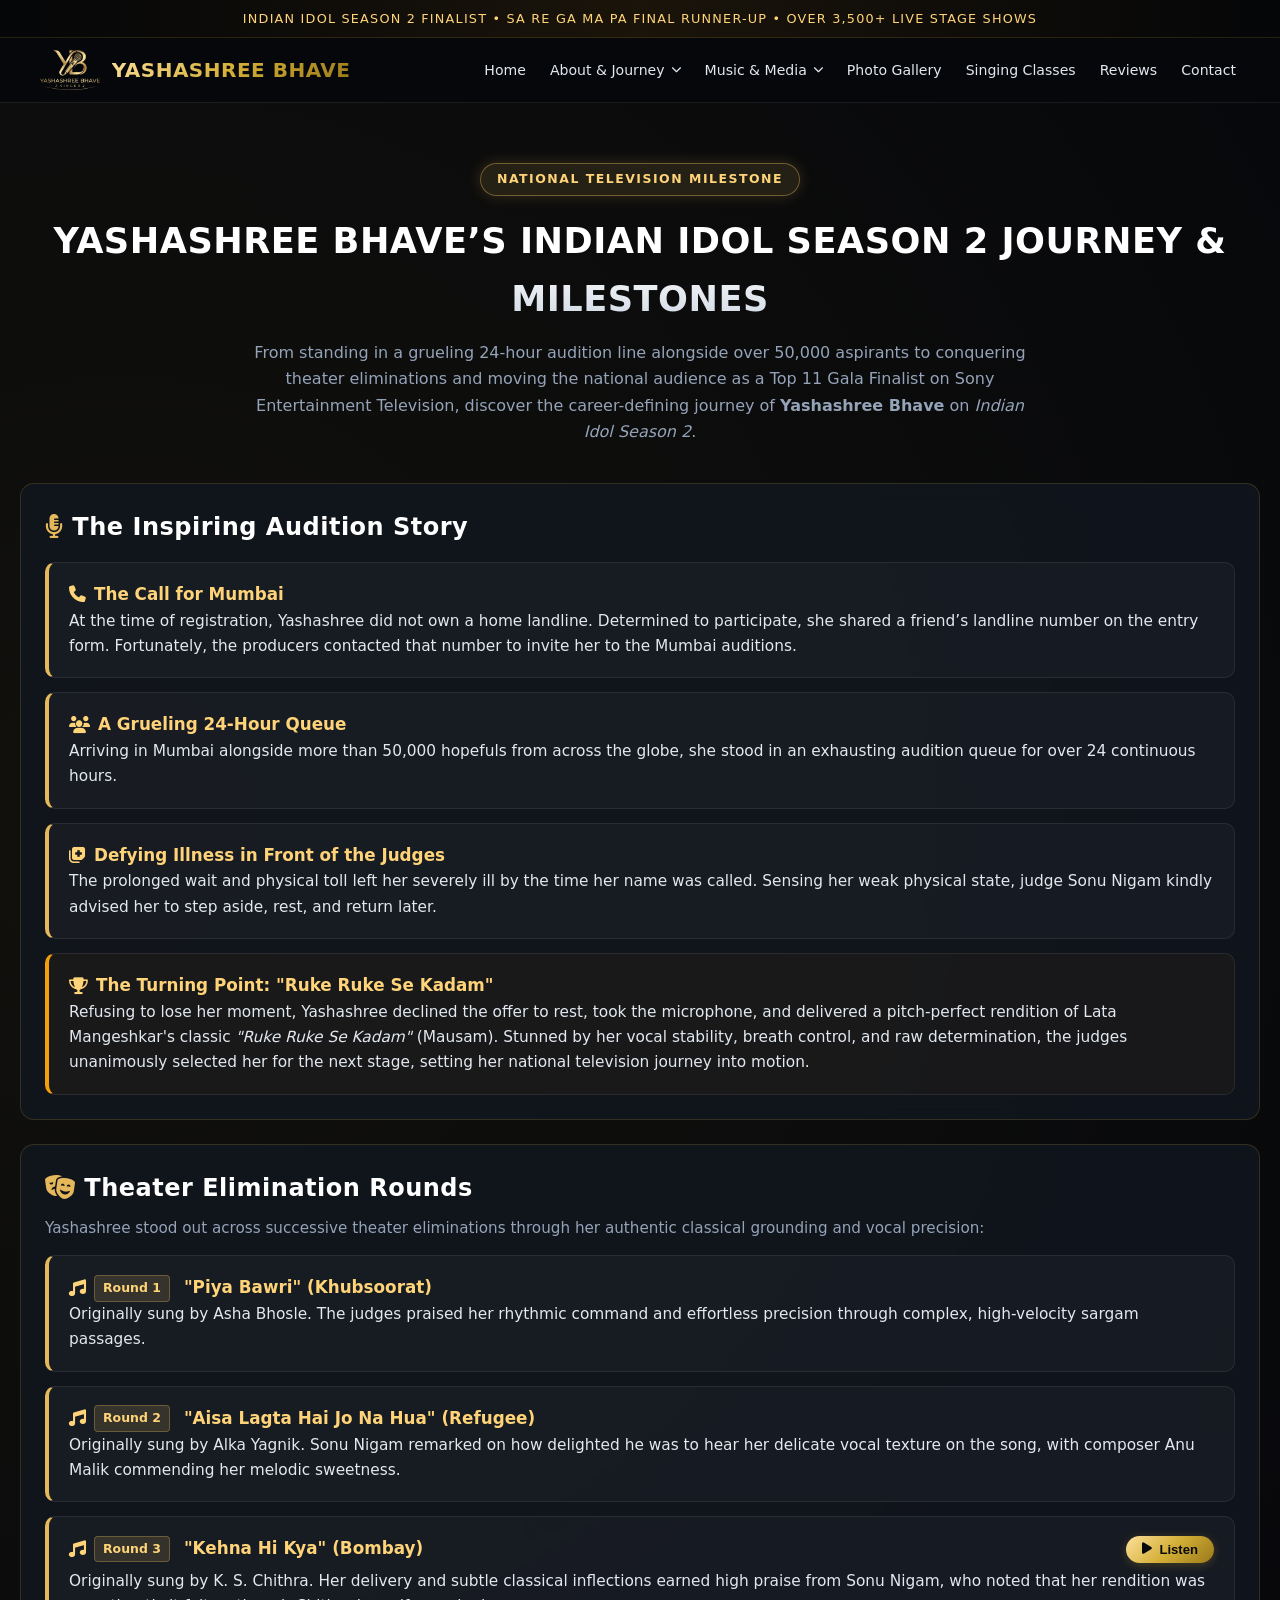
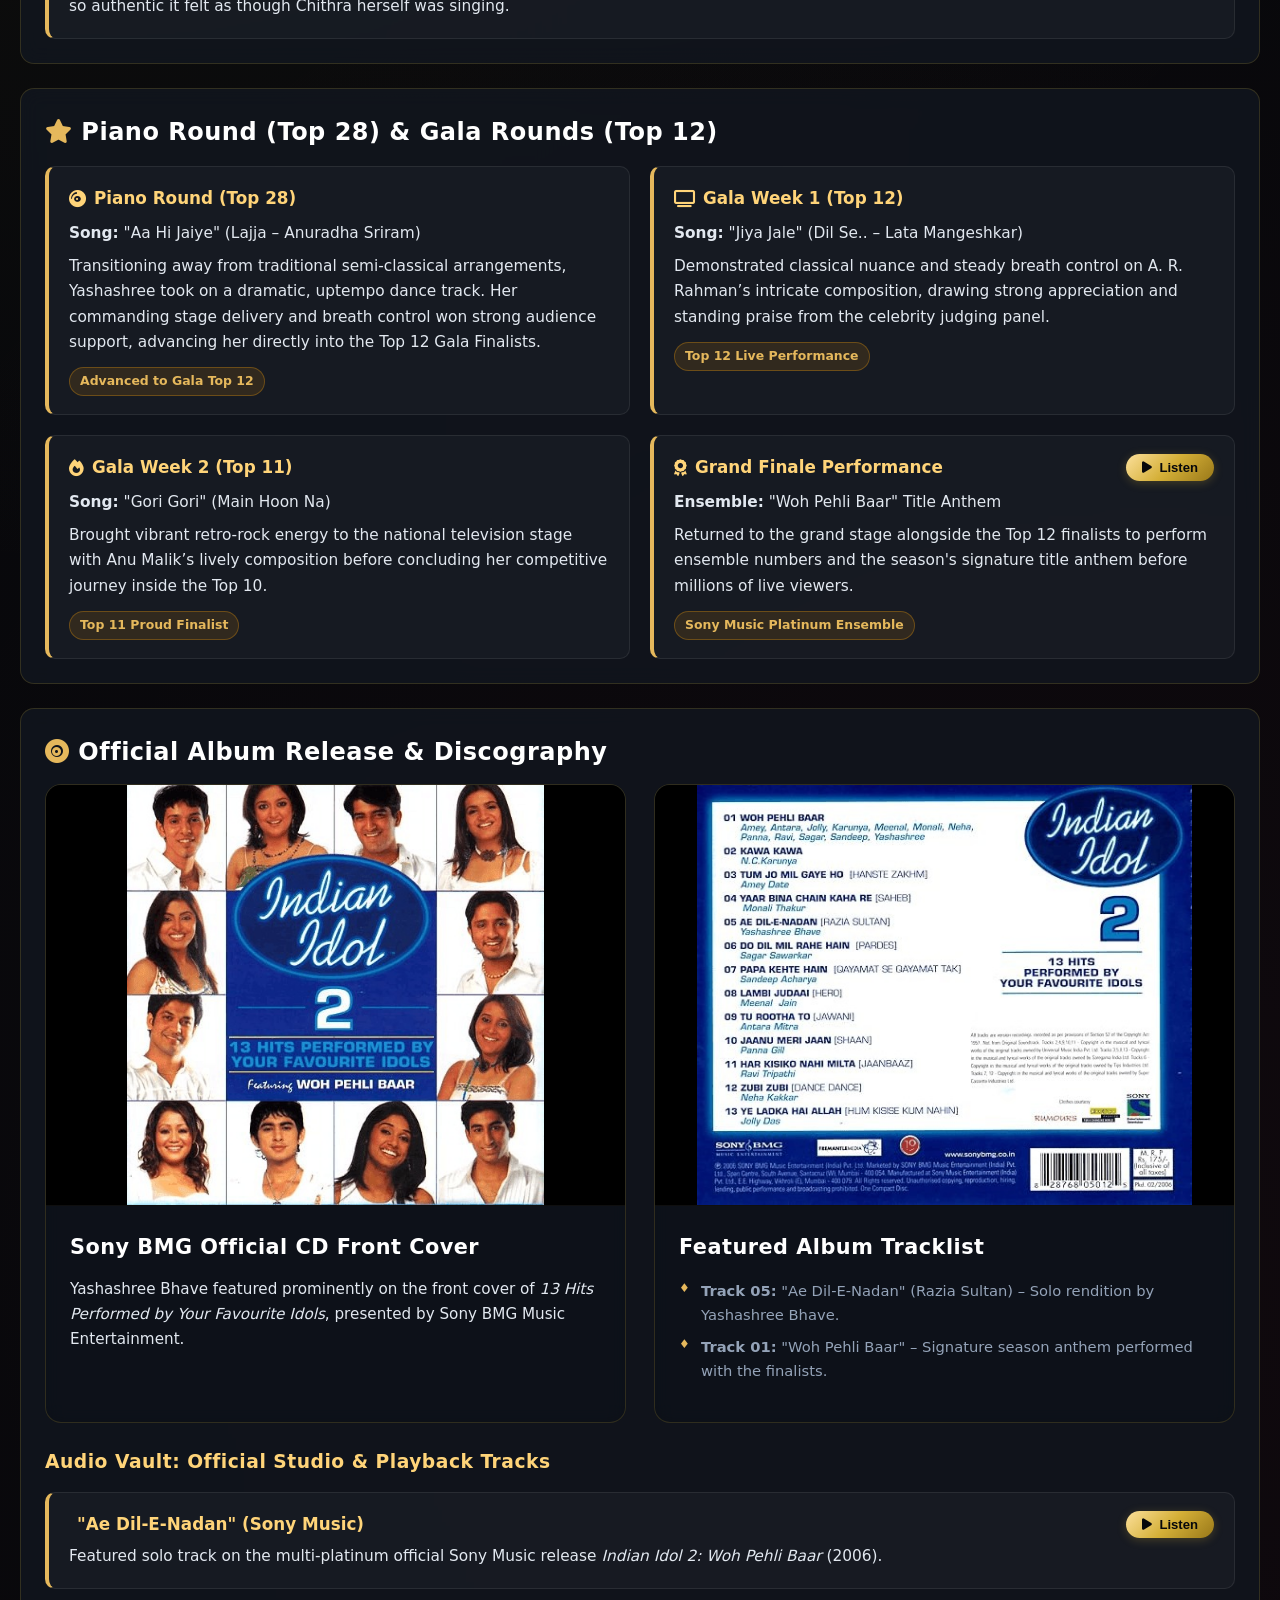
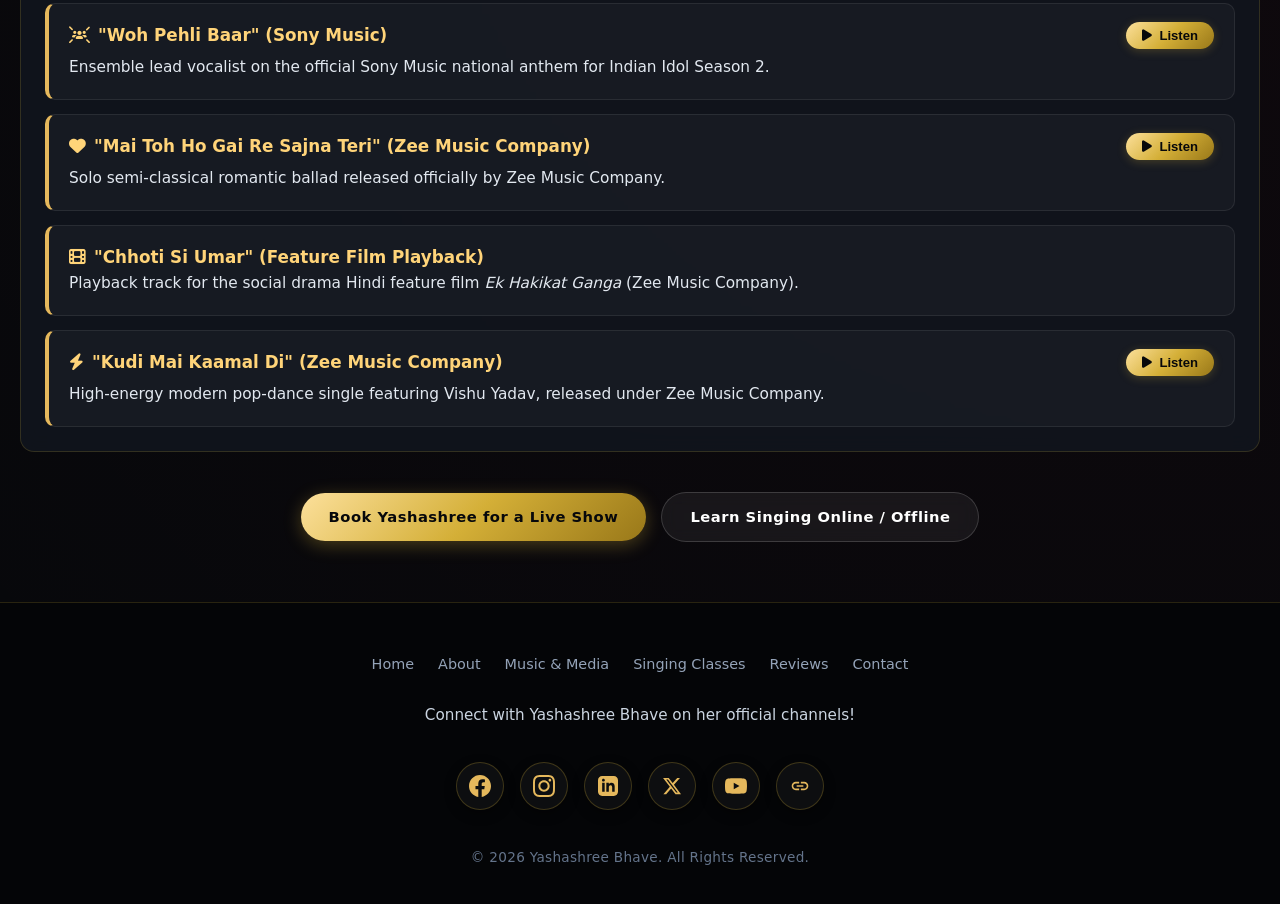
<file: indian-idol-2-journey.html>
<!DOCTYPE html>
<html lang="en">
<head>
  <meta charset="UTF-8">
  <meta name="viewport" content="width=device-width, initial-scale=1.0">
  <meta http-equiv="X-UA-Compatible" content="IE=edge">
  
  <title>Yashashree Bhave | Indian Idol Season 2 Journey, Milestones &amp; Discography</title>
  <meta name="description" content="Relive Yashashree Bhave's inspiring journey on Sony Entertainment Television's Indian Idol Season 2 – from 24-hr Mumbai auditions and theater rounds to Top 11 Gala Finalist and official Sony Music discography.">
  <link rel="canonical" href="https://yashashreebhave.com/indian-idol-2-journey.html">

  <link rel="stylesheet" href="style.css">
  <!-- Font Awesome CDN Link (Fixes Missing Icons) -->
  <link rel="stylesheet" href="https://cdnjs.cloudflare.com/ajax/libs/font-awesome/6.5.1/css/all.min.css">
  <link rel="icon" type="image/png" href="images/favicon.ico">

  <!-- Open Graph / WhatsApp / Facebook Meta Tags -->
  <meta property="og:type" content="article">
  <meta property="og:url" content="https://yashashreebhave.com/indian-idol-2-journey.html">
  <meta property="og:title" content="Yashashree Bhave | Indian Idol Season 2 Journey & Milestones">
  <meta property="og:description" content="Relive Yashashree Bhave's inspiring journey on Sony Entertainment Television's Indian Idol Season 2 as a Top 11 Gala Finalist.">
  <meta property="og:image" content="https://yashashreebhave.com/images/hero-banner.jpg">

  <!-- Twitter Card Meta Tags -->
  <meta name="twitter:card" content="summary_large_image">
  <meta name="twitter:url" content="https://yashashreebhave.com/indian-idol-2-journey.html">
  <meta name="twitter:title" content="Yashashree Bhave | Indian Idol Season 2 Journey & Milestones">
  <meta name="twitter:description" content="Relive Yashashree Bhave's inspiring journey on Sony Entertainment Television's Indian Idol Season 2.">
  <meta name="twitter:image" content="https://yashashreebhave.com/images/hero-banner.jpg">

  <script type="application/ld+json">
{
  "@context": "https://schema.org",
  "@graph": [
    {
      "@type": "MusicRecording",
      "name": "Ae Dil-E-Nadan",
      "byArtist": {
        "@type": "MusicArtist",
        "name": "Yashashree Bhave"
      },
      "inAlbum": {
        "@type": "MusicAlbum",
        "name": "Indian Idol 2: Woh Pehli Baar"
      },
      "publisher": {
        "@type": "Organization",
        "name": "Sony BMG Music Entertainment"
      }
    },
    {
      "@type": "MusicRecording",
      "name": "Mai Toh Ho Gai Re Sajna Teri",
      "byArtist": {
        "@type": "MusicArtist",
        "name": "Yashashree Bhave"
      },
      "publisher": {
        "@type": "Organization",
        "name": "Zee Music Company"
      }
    }
  ]
}
</script>

  <!-- Deferred Google tag (gtag.js) - Fixes Forced Reflow -->
<script>
  window.dataLayer = window.dataLayer || [];
  function gtag(){dataLayer.push(arguments);}
  gtag('js', new Date());
  gtag('config', 'G-405K9Q99PP');

  // Lazy-load the external analytics script after the page fully loads
  window.addEventListener('load', function() {
    setTimeout(function() {
      var script = document.createElement('script');
      script.async = true;
      script.src = 'https://www.googletagmanager.com/gtag/js?id=G-405K9Q99PP';
      document.head.appendChild(script);
    }, 1500); // 1.5-second delay keeps it completely out of the critical rendering path
  });
</script>

  <script type="application/ld+json">
{
  "@context": "https://schema.org",
  "@type": "BreadcrumbList",
  "itemListElement": [
    {
      "@type": "ListItem",
      "position": 1,
      "name": "Home",
      "item": "https://yashashreebhave.com/"
    },
    {
      "@type": "ListItem",
      "position": 2,
      "name": "Indian Idol 2 Journey",
      "item": "https://yashashreebhave.com/indian-idol-2-journey.html"
    }
  ]
}
</script>

  <script type="application/ld+json">
{
  "@context": "https://schema.org",
  "@type": "Person",
  "name": "Yashashree Bhave",
  "alternateName": "Yashi",
  "jobTitle": "Playback Singer",
  "award": "Indian Idol Season 2 Top 11 Gala Finalist",
  "url": "https://yashashreebhave.com/indian-idol-2-journey.html",
  "sameAs": [
    "https://www.youtube.com/c/YashashreeBhave/videos",
    "https://www.facebook.com/YashashreeBhaveOfficial/",
    "https://www.instagram.com/yashashreebhave/",
    "https://starmaker.onelink.me/v4ei/e69p9svu",
    "https://www.linkedin.com/in/yashashree-bhave",
    "https://x.com/yashashreebhave"
  ]
}
</script>
</head>
<body>

  <!-- Top Announcement Bar -->
  <aside class="top-strip" aria-label="Key Honors">
    Indian Idol Season 2 Finalist &bull; Sa Re Ga Ma Pa Final Runner-up &bull; Over 3,500+ Live Stage Shows
  </aside>

  <!-- Sticky Header -->
  <header>
    <div class="nav-bar">
      <a href="index.html" class="brand-wrapper">
        <img src="images/logo.png" alt="Yashashree Bhave Logo" class="brand-logo" onerror="this.style.display='none'">
        <span class="brand-text">YASHASHREE BHAVE</span>
      </a>
      
      <button class="nav-toggle" id="navToggle" aria-label="Toggle navigation menu">
        <span></span><span></span><span></span>
      </button>

      <nav aria-label="Primary Navigation">
      <ul class="nav-links" id="navLinks">
               <li class="mobile-menu-header">
            <span class="menu-brand-title">Menu</span>
            <button type="button" class="nav-close-btn" id="navCloseBtn" aria-label="Close navigation menu">&times;</button>
          </li>
        <li><a href="index.html">Home</a></li>
        
        <!-- About & Journey Dropdown (Non-Link Parent) -->
        <li class="nav-item-dropdown" id="dropdownAbout">
          <span class="dropdown-trigger" onclick="toggleMobileDropdown(this)">
            About &amp; Journey <i class="fa-solid fa-chevron-down dropdown-arrow"></i>
          </span>
          <ul class="dropdown-menu">
            <li><a href="about-yashashree-bhave.html">About Yashashree Bhave</a></li>
            <li><a href="indian-idol-2-journey.html">Indian Idol 2 Journey</a></li>
            <li><a href="biography-musical-journey.html">Musical Biography</a></li>
            <li><a href="awards-television-achievements.html">Awards &amp; Television</a></li>
          </ul>
        </li>

        <li class="nav-item-dropdown" id="dropdownMedia">
          <span class="dropdown-trigger" onclick="toggleMobileDropdown(this)">
            Music &amp; Media <i class="fa-solid fa-chevron-down dropdown-arrow"></i>
          </span>
          <ul class="dropdown-menu">
            <li><a href="discography-videos.html">Discography &amp; Videos</a></li>
            <li><a href="download-mp3-songs.html">Download MP3 Songs</a></li>
            <li><a href="live-shows-concert-booking.html">Live Shows Gallery</a></li>
            <li><a href="paper-media.html">Press &amp; Paper Media</a></li>
            <li><a href="bollywood-legends.html">Bollywood Legends</a></li>
          </ul>
        </li>

        <li><a href="photos.html">Photo Gallery</a></li>
        <li><a href="singing-classes.html">Singing Classes</a></li>
        <li><a href="testimonial.html">Reviews</a></li>
        <li><a href="contact-us.html">Contact</a></li>
      </ul>
    </nav>
    </div>
  </header>

  <main class="section">
    <div class="container">
      
      <div style="text-align: center; margin-bottom: 38px;">
        <span class="stage-pill">National Television Milestone</span>
        <h1 class="section-title">YASHASHREE BHAVE’S INDIAN IDOL SEASON 2 JOURNEY &amp; MILESTONES</h1>
        <p class="section-subtitle" style="margin: 0 auto;">
          From standing in a grueling 24-hour audition line alongside over 50,000 aspirants to conquering theater eliminations and moving the national audience as a Top 11 Gala Finalist on Sony Entertainment Television, discover the career-defining journey of <strong>Yashashree Bhave</strong> on <em>Indian Idol Season 2</em>.
        </p>
      </div>

      <!-- Section 1: The Inspiring Audition Story -->
      <section class="journey-timeline-card">
        <h2 style="color: #fff; margin-bottom: 8px;"><i class="fa-solid fa-microphone-lines" style="color: var(--accent-gold);"></i> The Inspiring Audition Story</h2>
        <ul class="timeline-list">
          <li class="timeline-item">
            <div class="timeline-label"><i class="fa-solid fa-phone"></i> The Call for Mumbai</div>
            <div class="timeline-text">At the time of registration, Yashashree did not own a home landline. Determined to participate, she shared a friend’s landline number on the entry form. Fortunately, the producers contacted that number to invite her to the Mumbai auditions.</div>
          </li>
          <li class="timeline-item">
            <div class="timeline-label"><i class="fa-solid fa-users"></i> A Grueling 24-Hour Queue</div>
            <div class="timeline-text">Arriving in Mumbai alongside more than 50,000 hopefuls from across the globe, she stood in an exhausting audition queue for over 24 continuous hours.</div>
          </li>
          <li class="timeline-item">
            <div class="timeline-label"><i class="fa-solid fa-notes-medical"></i> Defying Illness in Front of the Judges</div>
            <div class="timeline-text">The prolonged wait and physical toll left her severely ill by the time her name was called. Sensing her weak physical state, judge Sonu Nigam kindly advised her to step aside, rest, and return later.</div>
          </li>
          <li class="timeline-item highlight-gold">
            <div class="timeline-label"><i class="fa-solid fa-trophy"></i> The Turning Point: "Ruke Ruke Se Kadam"</div>
            <div class="timeline-text">Refusing to lose her moment, Yashashree declined the offer to rest, took the microphone, and delivered a pitch-perfect rendition of Lata Mangeshkar's classic <em>"Ruke Ruke Se Kadam"</em> (Mausam). Stunned by her vocal stability, breath control, and raw determination, the judges unanimously selected her for the next stage, setting her national television journey into motion.</div>
          </li>
        </ul>
      </section>

      <!-- Section 2: Theater Elimination Rounds -->
      <section class="journey-timeline-card">
        <h2 style="color: #fff; margin-bottom: 8px;"><i class="fa-solid fa-masks-theater" style="color: var(--accent-gold);"></i> Theater Elimination Rounds</h2>
        <p style="color: var(--text-muted); font-size: 0.95rem;">Yashashree stood out across successive theater eliminations through her authentic classical grounding and vocal precision:</p>

        <ul class="timeline-list">
          <li class="timeline-item">
            <div class="timeline-label"><i class="fa-solid fa-music"></i> <span class="song-badge">Round 1</span> "Piya Bawri" (Khubsoorat)</div>
            <div class="timeline-text">Originally sung by Asha Bhosle. The judges praised her rhythmic command and effortless precision through complex, high-velocity sargam passages.</div>
          </li>
          <li class="timeline-item">
            <div class="timeline-label"><i class="fa-solid fa-music"></i> <span class="song-badge">Round 2</span> "Aisa Lagta Hai Jo Na Hua" (Refugee)</div>
            <div class="timeline-text">Originally sung by Alka Yagnik. Sonu Nigam remarked on how delighted he was to hear her delicate vocal texture on the song, with composer Anu Malik commending her melodic sweetness.</div>
          </li>
          <li class="timeline-item">
            <div class="timeline-header-row">
              <div class="timeline-label"><i class="fa-solid fa-music"></i> <span class="song-badge">Round 3</span> "Kehna Hi Kya" (Bombay)</div>
              <button type="button" class="btn-listen" onclick="openPlayerModal('1ouMu8XU-HtJFRT3XXhEjoO6PPKaaj0A_', 'Kehna Hi Kya - Yashashree Bhave')">
                <i class="fa-solid fa-play"></i> Listen
              </button>
            </div>
            <div class="timeline-text">Originally sung by K. S. Chithra. Her delivery and subtle classical inflections earned high praise from Sonu Nigam, who noted that her rendition was so authentic it felt as though Chithra herself was singing.</div>
          </li>
        </ul>
      </section>

      <!-- Section 3: Piano & Gala Rounds -->
      <section class="journey-timeline-card">
        <h2 style="color: #fff; margin-bottom: 12px;"><i class="fa-solid fa-star" style="color: var(--accent-gold);"></i> Piano Round (Top 28) &amp; Gala Rounds (Top 12)</h2>
        
        <div class="stage-milestone-grid">
          <!-- Card 1 -->
          <div class="timeline-item">
            <div class="timeline-label"><i class="fa-solid fa-compact-disc"></i> Piano Round (Top 28)</div>
            <p class="timeline-text" style="margin: 8px 0;"><strong>Song:</strong> "Aa Hi Jaiye" (Lajja – Anuradha Sriram)</p>
            <p class="timeline-text">Transitioning away from traditional semi-classical arrangements, Yashashree took on a dramatic, uptempo dance track. Her commanding stage delivery and breath control won strong audience support, advancing her directly into the Top 12 Gala Finalists.</p>
            <div style="margin-top: 12px;"><span class="stage-badge">Advanced to Gala Top 12</span></div>
          </div>

          <!-- Card 2 -->
          <div class="timeline-item">
            <div class="timeline-label"><i class="fa-solid fa-tv"></i> Gala Week 1 (Top 12)</div>
            <p class="timeline-text" style="margin: 8px 0;"><strong>Song:</strong> "Jiya Jale" (Dil Se.. – Lata Mangeshkar)</p>
            <p class="timeline-text">Demonstrated classical nuance and steady breath control on A. R. Rahman’s intricate composition, drawing strong appreciation and standing praise from the celebrity judging panel.</p>
            <div style="margin-top: 12px;"><span class="stage-badge">Top 12 Live Performance</span></div>
          </div>

          <!-- Card 3 -->
          <div class="timeline-item">
            <div class="timeline-label"><i class="fa-solid fa-fire"></i> Gala Week 2 (Top 11)</div>
            <p class="timeline-text" style="margin: 8px 0;"><strong>Song:</strong> "Gori Gori" (Main Hoon Na)</p>
            <p class="timeline-text">Brought vibrant retro-rock energy to the national television stage with Anu Malik’s lively composition before concluding her competitive journey inside the Top 10.</p>
            <div style="margin-top: 12px;"><span class="stage-badge">Top 11 Proud Finalist</span></div>
          </div>

          <!-- Card 4 -->
          <div class="timeline-item">
            <div class="timeline-header-row">
              <div class="timeline-label"><i class="fa-solid fa-award"></i> Grand Finale Performance</div>
              <button type="button" class="btn-listen" onclick="openPlayerModal('1pvd09yjiZLXvCdd8MsMZieFgqj-g2g_u', 'Woh Pehli Baar (Indian Idol 2)')">
                <i class="fa-solid fa-play"></i> Listen
              </button>
            </div>
            <p class="timeline-text" style="margin: 8px 0;"><strong>Ensemble:</strong> "Woh Pehli Baar" Title Anthem</p>
            <p class="timeline-text">Returned to the grand stage alongside the Top 12 finalists to perform ensemble numbers and the season's signature title anthem before millions of live viewers.</p>
            <div style="margin-top: 12px;"><span class="stage-badge">Sony Music Platinum Ensemble</span></div>
          </div>
        </div>
      </section>

      <!-- Section 4: Official CD Cover, Tracklist & Audio Tracks -->
      <section class="journey-timeline-card">
        <h2 style="color: #fff; margin-bottom: 12px;"><i class="fa-solid fa-record-vinyl" style="color: var(--accent-gold);"></i> Official Album Release &amp; Discography</h2>
        
        <div class="duo-grid" style="margin-bottom: 24px;">
          <div class="feature-frame">
            <div class="uncut-media-stage">
              <img src="images/cd-front-cover.jpg" alt="Indian Idol 2 Official Music CD Front Cover" loading="lazy">
            </div>
            <div class="feature-frame-body">
              <h3>Sony BMG Official CD Front Cover</h3>
              <p>Yashashree Bhave featured prominently on the front cover of <em>13 Hits Performed by Your Favourite Idols</em>, presented by Sony BMG Music Entertainment.</p>
            </div>
          </div>

          <div class="feature-frame">
            <div class="uncut-media-stage">
              <img src="images/cd-tracklist.jpg" alt="Album Tracklist Featuring Yashashree Bhave" loading="lazy">
            </div>
            <div class="feature-frame-body">
              <h3>Featured Album Tracklist</h3>
              <ul class="gold-bullet-list">
                <li><strong>Track 05:</strong> "Ae Dil-E-Nadan" (Razia Sultan) – Solo rendition by Yashashree Bhave.</li>
                <li><strong>Track 01:</strong> "Woh Pehli Baar" – Signature season anthem performed with the finalists.</li>
              </ul>
            </div>
          </div>
        </div>

        <!-- Audio Vault List -->
        <h3 style="color: var(--accent-gold-bright); margin-bottom: 12px;">Audio Vault: Official Studio &amp; Playback Tracks</h3>
        <ul class="timeline-list">
          <li class="timeline-item">
            <div class="timeline-header-row">
              <div class="timeline-label"><i class="fa-solid fa-disc-drive"></i> "Ae Dil-E-Nadan" (Sony Music)</div>
              <button type="button" class="btn-listen" onclick="openPlayerModal('1PS1xwItsSWYbbuu4XDFqpQ3IxUow7L2q', 'Ae Dil E Nadan - Yashashree Bhave')">
                <i class="fa-solid fa-play"></i> Listen
              </button>
            </div>
            <div class="timeline-text">Featured solo track on the multi-platinum official Sony Music release <em>Indian Idol 2: Woh Pehli Baar</em> (2006).</div>
          </li>

          <li class="timeline-item">
            <div class="timeline-header-row">
              <div class="timeline-label"><i class="fa-solid fa-users-rays"></i> "Woh Pehli Baar" (Sony Music)</div>
              <button type="button" class="btn-listen" onclick="openPlayerModal('1pvd09yjiZLXvCdd8MsMZieFgqj-g2g_u', 'Woh Pehli Baar (Indian Idol 2)')">
                <i class="fa-solid fa-play"></i> Listen
              </button>
            </div>
            <div class="timeline-text">Ensemble lead vocalist on the official Sony Music national anthem for Indian Idol Season 2.</div>
          </li>

          <li class="timeline-item">
            <div class="timeline-header-row">
              <div class="timeline-label"><i class="fa-solid fa-heart"></i> "Mai Toh Ho Gai Re Sajna Teri" (Zee Music Company)</div>
              <button type="button" class="btn-listen" onclick="openPlayerModal('1LukShnMab2fWKOrkZCK7mJf0pF4nEIHm', 'Mai Toh Ho Gai Re Sajna Teri')">
                <i class="fa-solid fa-play"></i> Listen
              </button>
            </div>
            <div class="timeline-text">Solo semi-classical romantic ballad released officially by Zee Music Company.</div>
          </li>

          <li class="timeline-item">
            <div class="timeline-label"><i class="fa-solid fa-film"></i> "Chhoti Si Umar" (Feature Film Playback)</div>
            <div class="timeline-text">Playback track for the social drama Hindi feature film <em>Ek Hakikat Ganga</em> (Zee Music Company).</div>
          </li>

          <li class="timeline-item">
            <div class="timeline-header-row">
              <div class="timeline-label"><i class="fa-solid fa-bolt"></i> "Kudi Mai Kaamal Di" (Zee Music Company)</div>
              <button type="button" class="btn-listen" onclick="openPlayerModal('16OuaGCFo8caZdCv__qJMCmb82SShqgku', 'Kudi Mai Kaamal Di')">
                <i class="fa-solid fa-play"></i> Listen
              </button>
            </div>
            <div class="timeline-text">High-energy modern pop-dance single featuring Vishu Yadav, released under Zee Music Company.</div>
          </li>
        </ul>
      </section>

      <!-- Direct Booking Call to Action -->
      <div style="text-align: center; margin-top: 40px;">
        <a href="contact-us.html" class="btn btn-gold">Book Yashashree for a Live Show</a>
        <a href="singing-classes.html" class="btn btn-glass" style="margin-left: 10px;">Learn Singing Online / Offline</a>
      </div>
    </div>
  </main>

  <!-- Global Footer with Matching Circular Icons -->
  <footer class="site-footer" role="contentinfo">
    <div class="container footer-inner">
      <nav class="footer-nav-links" aria-label="Footer Navigation">
        <a href="index.html">Home</a>
        <a href="about-yashashree-bhave.html">About</a>
        <a href="discography-videos.html">Music & Media</a>
        <a href="singing-classes.html">Singing Classes</a>
        <a href="testimonial.html">Reviews</a>
        <a href="contact-us.html">Contact</a>
      </nav>

      <p class="footer-tagline">Connect with Yashashree Bhave on her official channels!</p>
      
      <div class="social-circle-strip" aria-label="Social media links">
        <!-- Facebook -->
        <a href="https://www.facebook.com/YashashreeBhaveOfficial/" target="_blank" rel="noopener noreferrer" class="social-circle sc-fb" aria-label="Facebook">
          <svg viewBox="0 0 24 24" width="22" height="22" fill="currentColor"><path d="M24 12.073c0-6.627-5.373-12-12-12s-12 5.373-12 12c0 5.99 4.388 10.954 10.125 11.854v-8.385H7.078v-3.47h3.047V9.43c0-3.007 1.792-4.669 4.533-4.669 1.312 0 2.686.235 2.686.235v2.953H15.83c-1.491 0-1.956.925-1.956 1.874v2.25h3.328l-.532 3.47h-2.796v8.385C19.612 23.027 24 18.062 24 12.073z"/></svg>
        </a>

        <!-- Instagram -->
        <a href="https://www.instagram.com/yashashreebhave/" target="_blank" rel="noopener noreferrer" class="social-circle sc-ig" aria-label="Instagram">
          <svg viewBox="0 0 24 24" width="22" height="22" fill="currentColor"><path d="M12 2.163c3.204 0 3.584.012 4.85.07 3.252.148 4.771 1.691 4.919 4.919.058 1.265.069 1.645.069 4.849 0 3.205-.012 3.584-.069 4.849-.149 3.225-1.664 4.771-4.919 4.919-1.266.058-1.644.07-4.85.07-3.204 0-3.584-.012-4.849-.07-3.26-.149-4.771-1.699-4.919-4.92-.058-1.265-.07-1.644-.07-4.849 0-3.204.013-3.583.07-4.849.149-3.227 1.664-4.771 4.919-4.919 1.266-.057 1.645-.069 4.849-.069zm0-2.163c-3.259 0-3.667.014-4.947.072-4.358.2-6.78 2.618-6.98 6.98-.059 1.281-.073 1.689-.073 4.948 0 3.259.014 3.668.072 4.948.2 4.358 2.618 6.78 6.98 6.98 1.281.058 1.689.072 4.948.072 3.259 0 3.668-.014 4.948-.072 4.354-.2 6.782-2.618 6.979-6.98.059-1.28.073-1.689.073-4.948 0-3.259-.014-3.667-.072-4.947-.196-4.354-2.617-6.78-6.979-6.98-1.281-.059-1.69-.073-4.949-.073zm0 5.838c-3.403 0-6.162 2.759-6.162 6.162s2.759 6.163 6.162 6.163 6.162-2.759 6.162-6.163c0-3.403-2.759-6.162-6.162-6.162zm0 10.162c-2.209 0-4-1.79-4-4 0-2.209 1.791-4 4-4s4 1.791 4 4c0 2.21-1.791 4-4 4zm6.406-11.845c-.796 0-1.441.645-1.441 1.44s.645 1.44 1.441 1.44c.795 0 1.439-.645 1.439-1.44s-.644-1.44-1.439-1.44z"/></svg>
        </a>

        <!-- LinkedIn -->
        <a href="https://www.linkedin.com/in/yashashree-bhave" target="_blank" rel="noopener noreferrer" class="social-circle sc-in" aria-label="LinkedIn">
          <svg viewBox="0 0 24 24" width="20" height="20" fill="currentColor"><path d="M19 0h-14c-2.761 0-5 2.239-5 5v14c0 2.761 2.239 5 5 5h14c2.762 0 5-2.239 5-5v-14c0-2.761-2.238-5-5-5zm-11 19h-3v-11h3v11zm-1.5-12.268c-.966 0-1.75-.79-1.75-1.764s.784-1.764 1.75-1.764 1.75.79 1.75 1.764-.783 1.764-1.75 1.764zm13.5 12.268h-3v-5.604c0-3.368-4-3.113-4 0v5.604h-3v-11h3v1.765c1.396-2.586 7-2.777 7 2.476v6.759z"/></svg>
        </a>

        <!-- X / Twitter -->
        <a href="https://x.com/yashashreebhave" target="_blank" rel="noopener noreferrer" class="social-circle sc-x" aria-label="X (Twitter)">
          <svg viewBox="0 0 24 24" width="20" height="20" fill="currentColor"><path d="M18.244 2.25h3.308l-7.227 8.26 8.502 11.24H16.17l-5.214-6.817L4.99 21.75H1.68l7.73-8.835L1.254 2.25H8.08l4.713 6.231zm-1.161 17.52h1.833L7.084 4.126H5.117z"/></svg>
        </a>

        <!-- YouTube -->
        <a href="https://www.youtube.com/c/YashashreeBhave/videos" target="_blank" rel="noopener noreferrer" class="social-circle sc-yt" aria-label="YouTube">
          <svg viewBox="0 0 24 24" width="22" height="22" fill="currentColor"><path d="M23.498 6.186a3.016 3.016 0 0 0-2.122-2.136C19.505 3.545 12 3.545 12 3.545s-7.505 0-9.377.505A3.017 3.017 0 0 0 .502 6.186C0 8.07 0 12 0 12s0 3.93.502 5.814a3.016 3.016 0 0 0 2.122 2.136c1.871.505 9.376.505 9.376.505s7.505 0 9.377-.505a3.015 3.015 0 0 0 2.122-2.136C24 15.93 24 12 24 12s0-3.93-.502-5.814zM9.545 15.568V8.432L15.818 12l-6.273 3.568z"/></svg>
        </a>

        <!-- StarMaker / Profile Link -->
        <a href="https://starmaker.onelink.me/v4ei/e69p9svu" target="_blank" rel="noopener noreferrer" class="social-circle sc-sm" aria-label="StarMaker Profile">
          <svg viewBox="0 0 24 24" width="20" height="20" fill="currentColor"><path d="M3.9 12c0-1.71 1.39-3.1 3.1-3.1h4V7H7c-2.76 0-5 2.24-5 5s2.24 5 5 5h4v-1.9H7c-1.71 0-3.1-1.39-3.1-3.1zM8 13h8v-2H8v2zm9-6h-4v1.9h4c1.71 0 3.1 1.39 3.1 3.1s-1.39 3.1-3.1 3.1h-4V17h4c2.76 0 5-2.24 5-5s-2.24-5-5-5z"/></svg>
        </a>
      </div>

      <p class="footer-credits">&copy; 2026 Yashashree Bhave. All Rights Reserved.</p>
    </div>
  </footer>

  <!-- Audio Lightbox Modal (Google Drive Streams) -->
  <div class="player-modal" id="playerModal" onclick="closePlayerModal(event)">
    <div class="modal-content">
      <div class="modal-header">
        <span class="modal-title" id="modalSongTitle">Now Playing</span>
        <button type="button" class="modal-close" onclick="forceCloseModal()">&times;</button>
      </div>
      <iframe id="audioPreviewIframe" class="player-iframe" src="" allow="autoplay"></iframe>
    </div>
  </div>

  <!-- Shared Asynchronous Script -->
  <script src="script.js" defer></script>
</body>
</html>
</file>
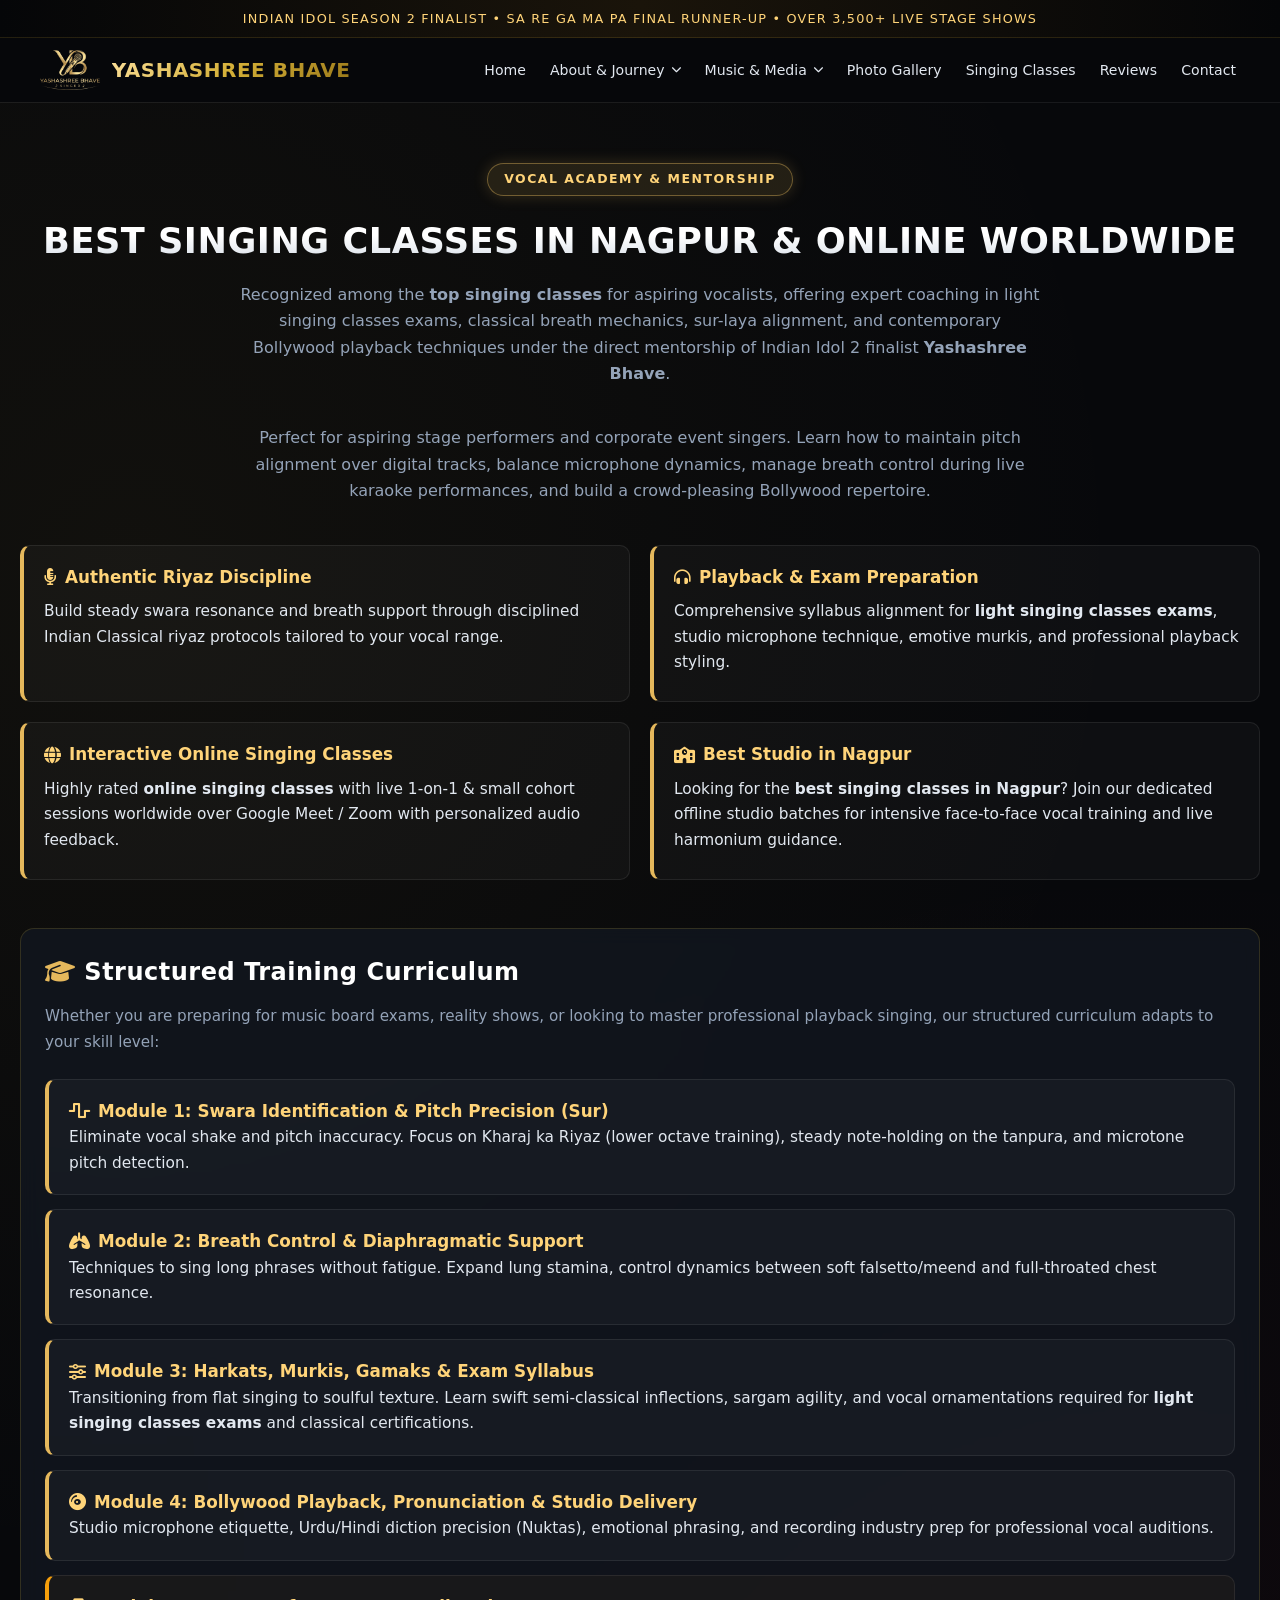
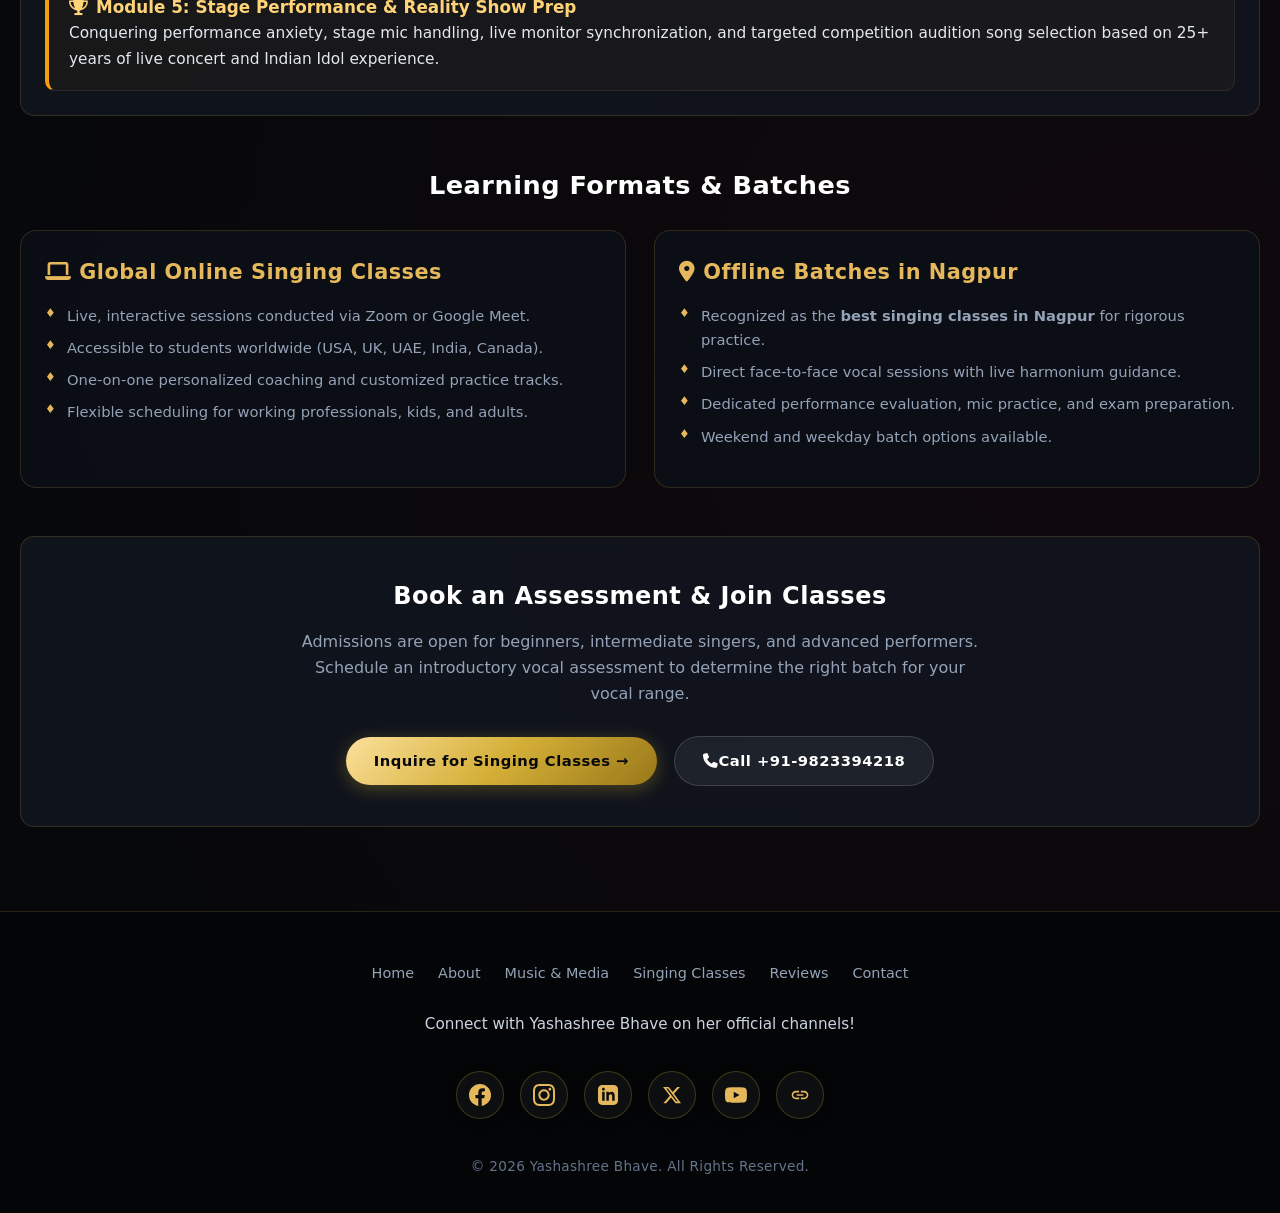
<file: singing-classes.html>
<!DOCTYPE html>
<html lang="en">
<head>
  <meta charset="UTF-8">
  <meta name="viewport" content="width=device-width, initial-scale=1.0">
  <meta http-equiv="X-UA-Compatible" content="IE=edge">

  <title>Best Singing Classes in Nagpur &amp; Online | Yashashree Bhave</title>
  <meta name="description" content="Join the best singing classes, karaoke classes, and vocal training in Nagpur and online worldwide. Learn Indian classical riyaz, voice culture, and Bollywood playback from Indian Idol 2 finalist Yashashree Bhave.">
  <meta name="keywords" content="best singing classes in nagpur, karaoke classes near me, online singing classes, vocal training Nagpur, learn Bollywood playback singing, Yashashree Bhave singing classes"><meta name="robots" content="index, follow, max-snippet:-1, max-image-preview:large, max-video-preview:-1">
  <link rel="canonical" href="https://yashashreebhave.com/singing-classes.html">

  <link rel="stylesheet" href="style.css">
  <!-- Font Awesome CDN Link (Fixes Missing Icons) -->
  <link rel="stylesheet" href="https://cdnjs.cloudflare.com/ajax/libs/font-awesome/6.5.1/css/all.min.css">
  <link rel="icon" type="image/png" href="images/favicon.ico">

  <!-- Open Graph / WhatsApp / Facebook Meta Tags -->
  <meta property="og:type" content="website">
  <meta property="og:url" content="https://yashashreebhave.com/singing-classes.html">
  <meta property="og:title" content="Singing Classes & Vocal Mentorship | Yashashree Bhave">
  <meta property="og:description" content="Join professional vocal training, Indian classical swara foundations, and Bollywood playback techniques from Indian Idol 2 finalist Yashashree Bhave.">
  <meta property="og:image" content="https://yashashreebhave.com/images/singing-classes-banner.jpg">

  <!-- Twitter Card Meta Tags -->
  <meta name="twitter:card" content="summary_large_image">
  <meta name="twitter:url" content="https://yashashreebhave.com/singing-classes.html">
  <meta name="twitter:title" content="Singing Classes & Vocal Mentorship | Yashashree Bhave">
  <meta name="twitter:description" content="Join professional vocal training and Bollywood playback techniques from Yashashree Bhave.">
  <meta name="twitter:image" content="https://yashashreebhave.com/images/singing-classes-banner.jpg">

  <!-- Deferred Google tag (gtag.js) - Fixes Forced Reflow -->
<script>
  window.dataLayer = window.dataLayer || [];
  function gtag(){dataLayer.push(arguments);}
  gtag('js', new Date());
  gtag('config', 'G-405K9Q99PP');

  // Lazy-load the external analytics script after the page fully loads
  window.addEventListener('load', function() {
    setTimeout(function() {
      var script = document.createElement('script');
      script.async = true;
      script.src = 'https://www.googletagmanager.com/gtag/js?id=G-405K9Q99PP';
      document.head.appendChild(script);
    }, 1500); // 1.5-second delay keeps it completely out of the critical rendering path
  });
</script>

  <script type="application/ld+json">
{
  "@context": "https://schema.org",
  "@type": "BreadcrumbList",
  "itemListElement": [
    {
      "@type": "ListItem",
      "position": 1,
      "name": "Home",
      "item": "https://yashashreebhave.com/"
    },
    {
      "@type": "ListItem",
      "position": 2,
      "name": "Singing Classes",
      "item": "https://yashashreebhave.com/singing-classes.html"
    }
  ]
}
</script>


  <!-- Schema.org Educational Course & Local Business Structured Data for SEO & AI Search Dominance -->
  <script type="application/ld+json">
{
  "@context": "https://schema.org",
  "@type": "School",
  "name": "Yashashree Bhave Vocal Academy",
  "description": "Top-rated professional vocal training and light singing classes exam preparation covering Indian Classical foundations, Swara Riyaz, voice culture, and Bollywood playback styling.",
  "url": "https://yashashreebhave.com",
  "image": "https://yashashreebhave.com",
  "telephone": "+91-9823394218",
  "address": {
    "@type": "PostalAddress",
    "streetAddress": "Plot no 27, Flat no 401, Durvang Enclave Apartment, Patil Layout, Swalambi Nagar",
    "addressLocality": "Nagpur",
    "addressRegion": "Maharashtra",
    "postalCode": "440022",
    "addressCountry": "IN"
  },
  "areaServed": [
    {
      "@type": "City",
      "name": "Nagpur",
      "sameAs": "https://wikipedia.org"
    },
    {
      "@type": "Country",
      "name": "India"
    },
    {
      "@type": "Country",
      "name": "United States"
    },
    {
      "@type": "Country",
      "name": "United Kingdom"
    }
  ],
  "knowsAbout": [
    "Singing lessons", 
    "Vocal coaching", 
    "Indian Classical Music Riyaz", 
    "Bollywood playback singing", 
    "Karaoke performance training"
  ],
  "employee": {
    "@type": "Person",
    "name": "Yashashree Bhave",
    "alternateName": ["Yashi", "Indian Idol 2 Finalist"],
    "jobTitle": "Founder & Principal Vocal Mentor",
    "description": "Nationally acclaimed playback vocalist, live stage artist, and prominent finalist of Sony TV's Indian Idol Season 2.",
    "image": "https://yashashreebhave.com",
    "sameAs": "https://wikipedia.org"
  },
  "hasOfferCatalog": {
    "@type": "OfferCatalog",
    "name": "Vocal Training Programs",
    "itemListElement": [
      {
        "@type": "Offer",
        "itemOffered": {
          "@type": "Course",
          "name": "Professional Vocal Mentorship & Playback Singing Program",
          "description": "Comprehensive singing lessons for online students worldwide (US, UK, India) and rigorous offline studio batches in Nagpur.",
          "provider": {
            "@type": "School",
            "name": "Yashashree Bhave Vocal Academy",
            "url": "https://yashashreebhave.com"
          }
        }
      }
    ]
  }
}
</script>


</head>
<body>

  <!-- Top Announcement Bar -->
  <aside class="top-strip" aria-label="Key Honors">
    Indian Idol Season 2 Finalist &bull; Sa Re Ga Ma Pa Final Runner-up &bull; Over 3,500+ Live Stage Shows
  </aside>

  <!-- Sticky Header -->
  <header>
    <div class="nav-bar">
      <a href="index.html" class="brand-wrapper">
        <img src="images/logo.png" alt="Yashashree Bhave Logo" class="brand-logo" onerror="this.style.display='none'">
        <span class="brand-text">YASHASHREE BHAVE</span>
      </a>
      
      <button class="nav-toggle" id="navToggle" aria-label="Toggle navigation menu">
        <span></span><span></span><span></span>
      </button>

      <nav aria-label="Primary Navigation">
      <ul class="nav-links" id="navLinks">
               <li class="mobile-menu-header">
            <span class="menu-brand-title">Menu</span>
            <button type="button" class="nav-close-btn" id="navCloseBtn" aria-label="Close navigation menu">&times;</button>
          </li>
        <li><a href="index.html">Home</a></li>
        
        <!-- About & Journey Dropdown (Non-Link Parent) -->
        <li class="nav-item-dropdown" id="dropdownAbout">
          <span class="dropdown-trigger" onclick="toggleMobileDropdown(this)">
            About &amp; Journey <i class="fa-solid fa-chevron-down dropdown-arrow"></i>
          </span>
          <ul class="dropdown-menu">
            <li><a href="about-yashashree-bhave.html">About Yashashree Bhave</a></li>
            <li><a href="indian-idol-2-journey.html">Indian Idol 2 Journey</a></li>
            <li><a href="biography-musical-journey.html">Musical Biography</a></li>
            <li><a href="awards-television-achievements.html">Awards &amp; Television</a></li>
          </ul>
        </li>

        <li class="nav-item-dropdown" id="dropdownMedia">
          <span class="dropdown-trigger" onclick="toggleMobileDropdown(this)">
            Music &amp; Media <i class="fa-solid fa-chevron-down dropdown-arrow"></i>
          </span>
          <ul class="dropdown-menu">
            <li><a href="discography-videos.html">Discography &amp; Videos</a></li>
            <li><a href="download-mp3-songs.html">Download MP3 Songs</a></li>
            <li><a href="live-shows-concert-booking.html">Live Shows Gallery</a></li>
            <li><a href="paper-media.html">Press &amp; Paper Media</a></li>
            <li><a href="bollywood-legends.html">Bollywood Legends</a></li>
          </ul>
        </li>

        <li><a href="photos.html">Photo Gallery</a></li>
        <li><a href="singing-classes.html">Singing Classes</a></li>
        <li><a href="testimonial.html">Reviews</a></li>
        <li><a href="contact-us.html">Contact</a></li>
      </ul>
    </nav>
    </div>
  </header>

  <main class="section">
    <div class="container">
      
      <div style="text-align: center; margin-bottom: 38px;">
        <span class="stage-pill">Vocal Academy &amp; Mentorship</span>
        <h1 class="section-title">BEST SINGING CLASSES IN NAGPUR &amp; ONLINE WORLDWIDE</h1>
        <p class="section-subtitle">
          Recognized among the <strong>top singing classes</strong> for aspiring vocalists, offering expert coaching in light singing classes exams, classical breath mechanics, sur-laya alignment, and contemporary Bollywood playback techniques under the direct mentorship of Indian Idol 2 finalist <strong>Yashashree Bhave</strong>.
        </p>
        <p class="section-subtitle" style="margin: 0 auto;">
          Perfect for aspiring stage performers and corporate event singers. Learn how to maintain pitch alignment over digital tracks, balance microphone dynamics, manage breath control during live karaoke performances, and build a crowd-pleasing Bollywood repertoire.
        </p>
      </div>

      <!-- Highlights Grid -->
      <section style="margin-top: 40px;">
        <div class="stage-milestone-grid">
          <div class="timeline-item">
            <div class="timeline-label"><i class="fa-solid fa-microphone-lines"></i> Authentic Riyaz Discipline</div>
            <p class="timeline-text" style="margin: 8px 0;">Build steady swara resonance and breath support through disciplined Indian Classical riyaz protocols tailored to your vocal range.</p>
          </div>

          <div class="timeline-item">
            <div class="timeline-label"><i class="fa-solid fa-headphones-simple"></i> Playback &amp; Exam Preparation</div>
            <p class="timeline-text" style="margin: 8px 0;">Comprehensive syllabus alignment for <strong>light singing classes exams</strong>, studio microphone technique, emotive murkis, and professional playback styling.</p>
          </div>

          <div class="timeline-item">
            <div class="timeline-label"><i class="fa-solid fa-globe"></i> Interactive Online Singing Classes</div>
            <p class="timeline-text" style="margin: 8px 0;">Highly rated <strong>online singing classes</strong> with live 1-on-1 &amp; small cohort sessions worldwide over Google Meet / Zoom with personalized audio feedback.</p>
          </div>

          <div class="timeline-item">
            <div class="timeline-label"><i class="fa-solid fa-school"></i> Best Studio in Nagpur</div>
            <p class="timeline-text" style="margin: 8px 0;">Looking for the <strong>best singing classes in Nagpur</strong>? Join our dedicated offline studio batches for intensive face-to-face vocal training and live harmonium guidance.</p>
          </div>
        </div>
      </section>

      <!-- Course Curriculum Breakdown -->
      <section class="journey-timeline-card" style="margin-top: 48px;">
        <h2 style="color: #fff; margin-bottom: 12px;"><i class="fa-solid fa-graduation-cap" style="color: var(--accent-gold);"></i> Structured Training Curriculum</h2>
        <p style="color: var(--text-muted); font-size: 0.95rem; margin-bottom: 24px;">Whether you are preparing for music board exams, reality shows, or looking to master professional playback singing, our structured curriculum adapts to your skill level:</p>

        <ul class="timeline-list">
          <li class="timeline-item">
            <div class="timeline-label"><i class="fa-solid fa-wave-square"></i> Module 1: Swara Identification &amp; Pitch Precision (Sur)</div>
            <div class="timeline-text">Eliminate vocal shake and pitch inaccuracy. Focus on Kharaj ka Riyaz (lower octave training), steady note-holding on the tanpura, and microtone pitch detection.</div>
          </li>

          <li class="timeline-item">
            <div class="timeline-label"><i class="fa-solid fa-lungs"></i> Module 2: Breath Control &amp; Diaphragmatic Support</div>
            <div class="timeline-text">Techniques to sing long phrases without fatigue. Expand lung stamina, control dynamics between soft falsetto/meend and full-throated chest resonance.</div>
          </li>

          <li class="timeline-item">
            <div class="timeline-label"><i class="fa-solid fa-sliders"></i> Module 3: Harkats, Murkis, Gamaks &amp; Exam Syllabus</div>
            <div class="timeline-text">Transitioning from flat singing to soulful texture. Learn swift semi-classical inflections, sargam agility, and vocal ornamentations required for <strong>light singing classes exams</strong> and classical certifications.</div>
          </li>

          <li class="timeline-item">
            <div class="timeline-label"><i class="fa-solid fa-compact-disc"></i> Module 4: Bollywood Playback, Pronunciation &amp; Studio Delivery</div>
            <div class="timeline-text">Studio microphone etiquette, Urdu/Hindi diction precision (Nuktas), emotional phrasing, and recording industry prep for professional vocal auditions.</div>
          </li>

          <li class="timeline-item highlight-gold">
            <div class="timeline-label"><i class="fa-solid fa-trophy"></i> Module 5: Stage Performance &amp; Reality Show Prep</div>
            <div class="timeline-text">Conquering performance anxiety, stage mic handling, live monitor synchronization, and targeted competition audition song selection based on 25+ years of live concert and Indian Idol experience.</div>
          </li>
        </ul>
      </section>

      <!-- Batch Options & Formats -->
      <section style="margin-top: 48px;">
        <h2 style="color: #fff; font-size: 1.6rem; margin-bottom: 24px; text-align: center;">Learning Formats &amp; Batches</h2>
        <div class="duo-grid">
          <div class="feature-frame">
            <div class="feature-frame-body">
              <h3 style="color: var(--accent-gold);"><i class="fa-solid fa-laptop"></i> Global Online Singing Classes</h3>
              <ul class="gold-bullet-list" style="margin-top: 14px;">
                <li>Live, interactive sessions conducted via Zoom or Google Meet.</li>
                <li>Accessible to students worldwide (USA, UK, UAE, India, Canada).</li>
                <li>One-on-one personalized coaching and customized practice tracks.</li>
                <li>Flexible scheduling for working professionals, kids, and adults.</li>
              </ul>
            </div>
          </div>

          <div class="feature-frame">
            <div class="feature-frame-body">
              <h3 style="color: var(--accent-gold);"><i class="fa-solid fa-location-dot"></i> Offline Batches in Nagpur</h3>
              <ul class="gold-bullet-list" style="margin-top: 14px;">
                <li>Recognized as the <strong>best singing classes in Nagpur</strong> for rigorous practice.</li>
                <li>Direct face-to-face vocal sessions with live harmonium guidance.</li>
                <li>Dedicated performance evaluation, mic practice, and exam preparation.</li>
                <li>Weekend and weekday batch options available.</li>
              </ul>
            </div>
          </div>
        </div>
      </section>

      <!-- Student Enrollment Call to Action -->
      <section class="journey-timeline-card" style="margin-top: 48px; text-align: center; padding: 40px 24px;">
        <h2 style="color: #fff; margin-bottom: 12px;">Book an Assessment &amp; Join Classes</h2>
        <p style="color: var(--text-muted); max-width: 680px; margin: 0 auto 28px;">
          Admissions are open for beginners, intermediate singers, and advanced performers. Schedule an introductory vocal assessment to determine the right batch for your vocal range.
        </p>
        <div>
          <a href="contact-us.html" class="btn btn-gold">Inquire for Singing Classes &rarr;</a>
          <a href="tel:+919823394218" class="btn btn-glass" style="margin-left: 12px;"><i class="fa-solid fa-phone"></i> Call +91-9823394218</a>
        </div>
      </section>

    </div>
  </main>

  <!-- Global Footer -->
  <footer class="site-footer" role="contentinfo">
    <div class="container footer-inner">
      <nav class="footer-nav-links" aria-label="Footer Navigation">
        <a href="index.html">Home</a>
        <a href="about-yashashree-bhave.html">About</a>
        <a href="discography-videos.html">Music & Media</a>
        <a href="singing-classes.html">Singing Classes</a>
        <a href="testimonial.html">Reviews</a>
        <a href="contact-us.html">Contact</a>
      </nav>

      <p class="footer-tagline">Connect with Yashashree Bhave on her official channels!</p>
      
      <div class="social-circle-strip" aria-label="Social media links">
        <a href="https://www.facebook.com/YashashreeBhaveOfficial/" target="_blank" rel="noopener noreferrer" class="social-circle sc-fb" aria-label="Facebook">
          <svg viewBox="0 0 24 24" width="22" height="22" fill="currentColor"><path d="M24 12.073c0-6.627-5.373-12-12-12s-12 5.373-12 12c0 5.99 4.388 10.954 10.125 11.854v-8.385H7.078v-3.47h3.047V9.43c0-3.007 1.792-4.669 4.533-4.669 1.312 0 2.686.235 2.686.235v2.953H15.83c-1.491 0-1.956.925-1.956 1.874v2.25h3.328l-.532 3.47h-2.796v8.385C19.612 23.027 24 18.062 24 12.073z"/></svg>
        </a>
        <a href="https://www.instagram.com/yashashreebhave/" target="_blank" rel="noopener noreferrer" class="social-circle sc-ig" aria-label="Instagram">
          <svg viewBox="0 0 24 24" width="22" height="22" fill="currentColor"><path d="M12 2.163c3.204 0 3.584.012 4.85.07 3.252.148 4.771 1.691 4.919 4.919.058 1.265.069 1.645.069 4.849 0 3.205-.012 3.584-.069 4.849-.149 3.225-1.664 4.771-4.919 4.919-1.266.058-1.644.07-4.85.07-3.204 0-3.584-.012-4.849-.07-3.26-.149-4.771-1.699-4.919-4.92-.058-1.265-.07-1.644-.07-4.849 0-3.204.013-3.583.07-4.849.149-3.227 1.664-4.771 4.919-4.919 1.266-.057 1.645-.069 4.849-.069zm0-2.163c-3.259 0-3.667.014-4.947.072-4.358.2-6.78 2.618-6.98 6.98-.059 1.281-.073 1.689-.073 4.948 0 3.259.014 3.668.072 4.948.2 4.358 2.618 6.78 6.98 6.98 1.281.058 1.689.072 4.948.072 3.259 0 3.668-.014 4.948-.072 4.354-.2 6.782-2.618 6.979-6.98.059-1.28.073-1.689.073-4.948 0-3.259-.014-3.667-.072-4.947-.196-4.354-2.617-6.78-6.979-6.98-1.281-.059-1.69-.073-4.949-.073zm0 5.838c-3.403 0-6.162 2.759-6.162 6.162s2.759 6.163 6.162 6.163 6.162-2.759 6.162-6.163c0-3.403-2.759-6.162-6.162-6.162zm0 10.162c-2.209 0-4-1.79-4-4 0-2.209 1.791-4 4-4s4 1.791 4 4c0 2.21-1.791 4-4 4zm6.406-11.845c-.796 0-1.441.645-1.441 1.44s.645 1.44 1.441 1.44c.795 0 1.439-.645 1.439-1.44s-.644-1.44-1.439-1.44z"/></svg>
        </a>
        <a href="https://www.linkedin.com/in/yashashree-bhave" target="_blank" rel="noopener noreferrer" class="social-circle sc-in" aria-label="LinkedIn">
          <svg viewBox="0 0 24 24" width="20" height="20" fill="currentColor"><path d="M19 0h-14c-2.761 0-5 2.239-5 5v14c0 2.761 2.239 5 5 5h14c2.762 0 5-2.239 5-5v-14c0-2.761-2.238-5-5-5zm-11 19h-3v-11h3v11zm-1.5-12.268c-.966 0-1.75-.79-1.75-1.764s.784-1.764 1.75-1.764 1.75.79 1.75 1.764-.783 1.764-1.75 1.764zm13.5 12.268h-3v-5.604c0-3.368-4-3.113-4 0v5.604h-3v-11h3v1.765c1.396-2.586 7-2.777 7 2.476v6.759z"/></svg>
        </a>
        <a href="https://x.com/yashashreebhave" target="_blank" rel="noopener noreferrer" class="social-circle sc-x" aria-label="X (Twitter)">
          <svg viewBox="0 0 24 24" width="20" height="20" fill="currentColor"><path d="M18.244 2.25h3.308l-7.227 8.26 8.502 11.24H16.17l-5.214-6.817L4.99 21.75H1.68l7.73-8.835L1.254 2.25H8.08l4.713 6.231zm-1.161 17.52h1.833L7.084 4.126H5.117z"/></svg>
        </a>
        <a href="https://www.youtube.com/c/YashashreeBhave/videos" target="_blank" rel="noopener noreferrer" class="social-circle sc-yt" aria-label="YouTube">
          <svg viewBox="0 0 24 24" width="22" height="22" fill="currentColor"><path d="M23.498 6.186a3.016 3.016 0 0 0-2.122-2.136C19.505 3.545 12 3.545 12 3.545s-7.505 0-9.377.505A3.017 3.017 0 0 0 .502 6.186C0 8.07 0 12 0 12s0 3.93.502 5.814a3.016 3.016 0 0 0 2.122 2.136c1.871.505 9.376.505 9.376.505s7.505 0 9.377-.505a3.015 3.015 0 0 0 2.122-2.136C24 15.93 24 12 24 12s0-3.93-.502-5.814zM9.545 15.568V8.432L15.818 12l-6.273 3.568z"/></svg>
        </a>
        <a href="https://starmaker.onelink.me/v4ei/e69p9svu" target="_blank" rel="noopener noreferrer" class="social-circle sc-sm" aria-label="StarMaker Profile">
          <svg viewBox="0 0 24 24" width="20" height="20" fill="currentColor"><path d="M3.9 12c0-1.71 1.39-3.1 3.1-3.1h4V7H7c-2.76 0-5 2.24-5 5s2.24 5 5 5h4v-1.9H7c-1.71 0-3.1-1.39-3.1-3.1zM8 13h8v-2H8v2zm9-6h-4v1.9h4c1.71 0 3.1 1.39 3.1 3.1s-1.39 3.1-3.1 3.1h-4V17h4c2.76 0 5-2.24 5-5s-2.24-5-5-5z"/></svg>
        </a>
      </div>

      <p class="footer-credits">&copy; 2026 Yashashree Bhave. All Rights Reserved.</p>
    </div>
  </footer>

  <script src="script.js" defer></script>
</body>
</html>
</file>
<file: style.css>
:root {
--bg-dark:#07080b;
--bg-surface:#0e1117;
--bg-card:rgba(18,22,31,0.82);
--border-card:rgba(212,175,55,0.18);
--border-glow:rgba(245,158,11,0.45);
--accent-gold:#e5b85c;
--accent-gold-bright:#ffd479;
--accent-gold-gradient:linear-gradient(135deg,#fce09b 0%,#d4af37 50%,#997819 100%);
--accent-ruby:#e11d48;
--text-main:#f8fafc;
--text-muted:#94a3b8;
--max-width:1240px
}

* {
box-sizing:border-box;
margin:0;
padding:0
}

html {
scroll-behavior:smooth
}

body {
font-family: system-ui, -apple-system, BlinkMacSystemFont, "Segoe UI", Roboto, Helvetica, Arial, sans-serif;
background-color:var(--bg-dark);
color:var(--text-main);
line-height:1.65;
overflow-x:hidden;
background-image:radial-gradient(circle at 10% 20%,rgba(212,175,55,0.05) 0%,transparent 40%),radial-gradient(circle at 90% 70%,rgba(225,29,72,0.04) 0%,transparent 50%)
}

h1,h2,h3,.brand-text {
font-family: system-ui, -apple-system, BlinkMacSystemFont, "Segoe UI", Roboto, Helvetica, Arial, sans-serif;
letter-spacing:.5px
}

a {
color:var(--accent-gold);
text-decoration:none;
transition:all .25s ease
}

a:hover {
color:var(--accent-gold-bright)
}

/* --- Announcement Strip --- */
.top-strip {
background:linear-gradient(90deg,#050608 0%,#1a140a 50%,#050608 100%);
color:var(--accent-gold-bright);
text-align:center;
padding:8px 14px;
font-size:.8rem;
letter-spacing:1.2px;
text-transform:uppercase;
border-bottom:1px solid rgba(212,175,55,0.15)
}

/* --- Sticky Header & Navigation --- */
header {
position:sticky;
top:0;
border-bottom:1px solid rgba(255,255,255,0.07);
z-index:1000
}

header::before {
content:"";
position:absolute;
inset:0;
background:rgba(7,8,11,0.94);
backdrop-filter:blur(14px);
-webkit-backdrop-filter:blur(14px);
z-index:-1
}

.nav-bar {
max-width:var(--max-width);
margin:0 auto;
display:flex;
justify-content:space-between;
align-items:center;
padding:12px 20px;
position:relative
}

.brand-wrapper {
display:flex;
align-items:center;
gap:12px;
text-decoration:none
}

.brand-logo {
height:40px;
width:auto;
max-width:140px;
object-fit:contain;
display:block
}

.brand-logo:not([src]),.brand-logo[src=""],.brand-logo[src*="undefined"] {
display:none
}

.brand-text {
font-size:1.25rem;
font-weight:700;
background:var(--accent-gold-gradient);
-webkit-background-clip:text;
-webkit-text-fill-color:transparent;
white-space:nowrap
}

.nav-toggle {
display:none;
background:transparent;
border:none;
cursor:pointer;
padding:6px;
z-index:1001
}

.nav-toggle span {
display:block;
width:25px;
height:2px;
background:var(--accent-gold);
margin:5px 0;
border-radius:2px;
transition:all .3s ease
}

.nav-links {
display:flex;
gap:16px;
list-style:none;
align-items:center;
margin:0;
padding:0
}

.nav-links a {
color:#e2e8f0;
font-size:.88rem;
font-weight:500;
white-space:nowrap;
padding:6px 4px
}

.nav-links a.active,.nav-links a:hover {
color:var(--accent-gold);
text-shadow:0 0 10px rgba(229,184,92,0.5)
}

/* Dropdown Menu & Arrow Styling */
.nav-item-dropdown {
position:relative
}

.dropdown-trigger {
cursor:pointer;
display:inline-flex;
align-items:center;
gap:6px;
color:#e2e8f0;
font-size:.88rem;
font-weight:500;
white-space:nowrap;
padding:6px 4px;
transition:color .25s ease
}

.dropdown-trigger:hover {
color:var(--accent-gold)
}

.dropdown-arrow {
font-size:.65rem;
transition:transform .3s ease
}

.dropdown-menu {
display:none;
position:absolute;
top:100%;
left:0;
background:#0d1017;
border:1px solid var(--border-card);
border-radius:10px;
box-shadow:0 12px 30px rgba(0,0,0,0.8);
list-style:none;
padding:8px 0;
min-width:220px;
z-index:1050
}

.dropdown-menu li a {
display:block;
padding:10px 18px;
font-size:.85rem;
color:#cbd5e1;
transition:all .2s ease
}

.dropdown-menu li a:hover,.dropdown-menu li a.active {
background:rgba(212,175,55,0.1);
color:var(--accent-gold-bright);
padding-left:22px
}

/* Desktop Hover Trigger & Arrow Rotation */
@media (min-width: 921px) {
.nav-item-dropdown:hover .dropdown-menu {
display:block
}

.nav-item-dropdown:hover .dropdown-arrow {
transform:rotate(180deg)
}
}

/* --- Mobile Navigation Drawer Fix (Single Definitive Block) --- */
@media (max-width: 920px) {
.nav-bar {
padding:10px 16px
}

.brand-text {
font-size:1.05rem
}

.nav-toggle {
display:block!important
}

.nav-links {
position:fixed!important;
top:0!important;
right:-100%!important;
left:auto!important;
width:280px!important;
height:100vh!important;
background:#090b10!important;
border-left:1px solid var(--border-card);
flex-direction:column!important;
align-items:flex-start!important;
padding:70px 24px 30px!important;
gap:12px!important;
box-shadow:-15px 0 40px rgba(0,0,0,0.9)!important;
transition:right .3s ease-in-out!important;
z-index:99999!important;
overflow-y:auto!important
}

.nav-links.active {
right:0!important
}

.nav-links a {
font-size:.95rem;
display:block;
width:100%;
padding:6px 0;
border-bottom:1px solid rgba(255,255,255,0.05)
}

.dropdown-trigger {
display:flex;
justify-content:space-between;
align-items:center;
width:100%;
font-size:.95rem;
padding:6px 0;
border-bottom:1px solid rgba(255,255,255,0.05)
}

.nav-item-dropdown .dropdown-menu {
display:none!important;
position:static!important;
background:rgba(0,0,0,0.3)!important;
border:none!important;
box-shadow:none!important;
padding-left:16px!important;
width:100%!important
}

.nav-item-dropdown.open .dropdown-menu {
display:block!important
}

.nav-item-dropdown.open .dropdown-arrow {
transform:rotate(180deg)
}

.nav-toggle.open span:nth-child(1) {
transform:rotate(45deg) translate(5px,5px)
}

.nav-toggle.open span:nth-child(2) {
opacity:0
}

.nav-toggle.open span:nth-child(3) {
transform:rotate(-45deg) translate(5px,-5px)
}
}

/* --- Stage Hero Banner with Face Framing --- */
.hero-banner {
position:relative;
min-height:520px;
display:flex;
align-items:center;
justify-content:center;
text-align:center;
padding:60px 20px;
overflow:hidden;
background-color:#06070a
}

.hero-banner::before {
content:"";
position:absolute;
top:0;
left:0;
width:100%;
height:100%;
background-image:url(images/hero-banner.jpg);
background-repeat:no-repeat;
background-position:center 20%;
background-size:cover;
opacity:.88;
filter:contrast(1.08) brightness(1.04)
}

.hero-banner::after {
content:"";
position:absolute;
top:0;
left:0;
width:100%;
height:100%;
background:radial-gradient(circle at 50% 25%,rgba(255,212,121,0.18) 0%,transparent 65%),linear-gradient(to bottom,rgba(7,8,11,0.25) 0%,rgba(7,8,11,0.75) 75%,var(--bg-dark) 100%);
pointer-events:none
}

.hero-content {
max-width:920px;
position:relative;
z-index:2;
margin-top:130px;
background:rgba(10,12,17,0.6);
padding:30px 24px;
border-radius:20px;
backdrop-filter:blur(8px);
-webkit-backdrop-filter:blur(8px);
border:1px solid rgba(255,255,255,0.08)
}

.stage-pill {
display:inline-flex;
align-items:center;
padding:5px 16px;
background:rgba(229,184,92,0.12);
border:1px solid rgba(229,184,92,0.4);
border-radius:50px;
color:var(--accent-gold-bright);
font-size:.78rem;
font-weight:600;
text-transform:uppercase;
letter-spacing:1.5px;
margin-bottom:16px;
box-shadow:0 0 15px rgba(229,184,92,0.2)
}

.hero-banner h1 {
font-size:clamp(1.6rem,4.2vw,3rem);
font-weight:800;
line-height:1.25;
color:#fff;
margin-bottom:16px;
text-shadow:0 3px 18px rgba(0,0,0,0.9)
}

.hero-banner p {
font-size:clamp(0.95rem,2vw,1.15rem);
color:#e2e8f0;
max-width:760px;
margin:0 auto 24px;
font-weight:300
}

/* Buttons */
.btn-group {
display:flex;
gap:14px;
justify-content:center;
flex-wrap:wrap
}

.btn {
display:inline-flex;
align-items:center;
justify-content:center;
padding:12px 28px;
border-radius:30px;
font-size:.92rem;
font-weight:600;
cursor:pointer;
letter-spacing:.5px;
transition:all .3s cubic-bezier(0.16,1,0.3,1)
}

.btn-gold {
background:var(--accent-gold-gradient);
color:#07080b;
box-shadow:0 4px 18px rgba(212,175,55,0.32)
}

.btn-gold:hover {
transform:translateY(-2px);
box-shadow:0 6px 25px rgba(212,175,55,0.5);
color:#000;
text-decoration:none
}

.btn-glass {
background:rgba(255,255,255,0.06);
color:#fff;
border:1px solid rgba(255,255,255,0.16);
backdrop-filter:blur(8px)
}

.btn-glass:hover {
background:rgba(255,255,255,0.14);
border-color:var(--accent-gold);
transform:translateY(-2px);
text-decoration:none
}

/* Global Content Sections */
.section {
padding:60px 20px;
position:relative
}

.container {
max-width:var(--max-width);
margin:0 auto
}

.section-title {
text-align:center;
font-size:clamp(1.5rem,3.2vw,2.2rem);
font-weight:700;
margin-bottom:12px;
background:linear-gradient(180deg,#fff 40%,#cbd5e1 100%);
-webkit-background-clip:text;
-webkit-text-fill-color:transparent
}

.section-subtitle {
text-align:center;
font-size:1rem;
color:var(--text-muted);
max-width:800px;
margin:0 auto 38px;
font-weight:300
}

.section-stage {
background:radial-gradient(circle at center,#11202e 0%,#080c11 100%);
border-top:1px solid rgba(212,175,55,0.12);
border-bottom:1px solid rgba(212,175,55,0.12)
}

.section-noir {
background:#090a0d
}

/* Grid Layouts */
.spotlight-grid {
display:grid;
grid-template-columns:repeat(auto-fit,minmax(290px,1fr));
gap:26px
}

.spotlight-card {
background:var(--bg-card);
border:1px solid var(--border-card);
border-radius:16px;
overflow:hidden;
backdrop-filter:blur(12px);
display:flex;
flex-direction:column;
transition:all .3s ease
}

.spotlight-card:hover {
transform:translateY(-4px);
border-color:var(--border-glow);
box-shadow:0 10px 28px rgba(0,0,0,0.6),0 0 20px rgba(212,175,55,0.12)
}

.uncut-media-stage {
width:100%;
background:#000;
display:flex;
align-items:center;
justify-content:center;
border-bottom:1px solid rgba(255,255,255,0.06)
}

.uncut-media-stage img {
width:100%;
height:auto;
max-height:420px;
object-fit:contain;
display:block
}

.spotlight-body {
padding:22px;
flex:1;
display:flex;
flex-direction:column
}

.spotlight-body h2,.spotlight-body h3 {
font-size:1.2rem;
margin-bottom:10px;
color:#fff
}

.spotlight-body p {
color:var(--text-muted);
font-size:.94rem;
margin-bottom:16px;
flex:1
}

.duo-grid {
display:grid;
grid-template-columns:repeat(auto-fit,minmax(320px,1fr));
gap:28px
}

.feature-frame {
background:rgba(13,17,24,0.75);
border:1px solid var(--border-card);
border-radius:16px;
overflow:hidden;
backdrop-filter:blur(10px);
display:flex;
flex-direction:column
}

.feature-frame-body {
padding:24px
}

.feature-frame-body h2,.feature-frame-body h3 {
font-size:1.3rem;
color:#fff;
margin-bottom:12px
}

.feature-frame-body p {
color:#e2e8f0;
font-size:.95rem;
margin-bottom:14px
}

.gold-bullet-list {
list-style:none;
padding-left:0;
margin:14px 0
}

.gold-bullet-list li {
position:relative;
padding-left:22px;
margin-bottom:8px;
font-size:.92rem;
color:var(--text-muted)
}

.gold-bullet-list li::before {
content:"♦";
position:absolute;
left:0;
color:var(--accent-gold);
font-size:.75rem
}

/* --- Optimized Video Theater Grid & Uncropped Thumbnails --- */
.video-theater-grid {
display:grid;
grid-template-columns:repeat(auto-fit,minmax(300px,1fr));
gap:24px;
width:100%
}

.theater-card {
background:var(--bg-card);
border:1px solid var(--border-card);
border-radius:14px;
overflow:hidden;
display:flex;
flex-direction:column;
transition:transform .25s ease,border-color .25s ease,box-shadow .25s ease
}

.theater-card:hover {
transform:translateY(-4px);
border-color:var(--border-glow);
box-shadow:0 10px 28px rgba(0,0,0,0.6)
}

.facade-stage {
position:relative;
width:100%;
padding-top:56.25%;
background:#020305;
display:block;
overflow:hidden;
cursor:pointer
}

.facade-stage img {
position:absolute;
top:0;
left:0;
width:100%;
height:100%;
object-fit:contain;
background:#000;
display:block
}

.theater-play-btn {
position:absolute;
top:50%;
left:50%;
transform:translate(-50%,-50%);
display:flex;
flex-direction:column;
align-items:center;
gap:8px;
transition:transform .25s ease
}

.play-core {
width:62px;
height:42px;
background:rgba(14,17,24,0.88);
border:1px solid rgba(255,255,255,0.25);
border-radius:12px;
display:flex;
align-items:center;
justify-content:center;
box-shadow:0 4px 18px rgba(0,0,0,0.6)
}

.play-core::after {
content:"";
border-style:solid;
border-width:8px 0 8px 16px;
border-color:transparent transparent transparent #ffd479
}

.play-caption {
color:#fff;
font-size:.72rem;
font-weight:600;
background:rgba(0,0,0,0.85);
padding:4px 10px;
border-radius:20px
}

.facade-stage:hover .theater-play-btn {
transform:translate(-50%,-50%) scale(1.08)
}

.facade-stage:hover .play-core {
background:var(--accent-ruby);
border-color:transparent
}

.facade-stage:hover .play-core::after {
border-color:transparent transparent transparent #fff
}

.facade-stage iframe {
position:absolute;
top:0;
left:0;
width:100%;
height:100%;
border:none
}

.theater-info {
padding:20px;
flex:1;
display:flex;
flex-direction:column;
justify-content:space-between
}

.theater-info h3 {
font-size:1.1rem;
line-height:1.35;
margin-bottom:8px;
color:#fff
}

.theater-info p {
font-size:.9rem;
color:var(--text-muted);
margin:0
}

/* FAQ Wrap */
.faq-wrap {
max-width:860px;
margin:0 auto
}

.faq-unit {
background:var(--bg-card);
border:1px solid rgba(255,255,255,0.08);
border-radius:12px;
padding:20px 22px;
margin-bottom:14px
}

.faq-unit h3 {
font-size:1.1rem;
color:var(--accent-gold-bright);
margin-bottom:6px
}

.faq-unit p {
color:var(--text-muted);
font-size:.94rem
}

/* --- Optimized Footer & Enlarged Social Icons Styling --- */
.site-footer {
background:#040507;
border-top:1px solid rgba(212,175,55,0.18);
padding:50px 20px 36px;
text-align:center
}

.footer-inner {
display:flex;
flex-direction:column;
align-items:center;
gap:20px
}

/* SEO Footer Navigation Sitemap Links */
.footer-nav-links {
display:flex;
justify-content:center;
flex-wrap:wrap;
gap:18px 24px;
margin-bottom:6px
}

.footer-nav-links a {
color:var(--text-muted);
font-size:.9rem;
font-weight:500;
transition:color .25s ease
}

.footer-nav-links a:hover {
color:var(--accent-gold-bright)
}

.footer-tagline {
color:#cbd5e1;
font-size:.95rem;
margin-bottom:4px
}

/* Enlarged Social Circle Strip */
.social-circle-strip {
display:flex;
justify-content:center;
align-items:center;
gap:16px;
margin:10px 0 16px;
flex-wrap:wrap
}

.social-circle {
width:48px;
height:48px;
border-radius:50%;
background:rgba(255,255,255,0.04);
border:1px solid rgba(212,175,55,0.25);
color:var(--accent-gold);
display:flex;
align-items:center;
justify-content:center;
transition:all .3s cubic-bezier(0.16,1,0.3,1);
box-shadow:0 4px 12px rgba(0,0,0,0.4)
}

.social-circle:hover {
transform:translateY(-4px) scale(1.08);
background:var(--accent-gold-gradient);
color:#07080b;
border-color:transparent;
box-shadow:0 6px 20px rgba(212,175,55,0.4)
}

.footer-credits {
color:#64748b;
font-size:.85rem;
letter-spacing:.3px
}

@media (max-width: 600px) {
.hero-banner {
min-height:460px;
padding:30px 14px 40px
}

.hero-banner::before {
background-position:center 10%
}

.hero-content {
margin-top:150px;
padding:20px 16px
}

.section {
padding:45px 14px
}
}

/* --- Indian Idol 2 Story Timeline & Milestone Components --- */
.journey-timeline-card {
background:var(--bg-card);
border:1px solid var(--border-card);
border-radius:14px;
padding:24px;
margin-bottom:24px;
backdrop-filter:blur(10px)
}

.timeline-list {
list-style:none;
display:flex;
flex-direction:column;
gap:14px;
margin-top:14px
}

.timeline-item {
background:rgba(255,255,255,0.03);
border:1px solid rgba(255,255,255,0.08);
border-left:4px solid var(--accent-gold);
border-radius:10px;
padding:18px 20px;
transition:all .25s ease
}

.timeline-item:hover {
background:rgba(255,255,255,0.05);
border-left-color:var(--accent-gold-bright)
}

.timeline-item.highlight-gold {
border-left-color:#f59e0b;
background:rgba(245,158,11,0.04)
}

.timeline-header-row {
display:flex;
justify-content:space-between;
align-items:center;
flex-wrap:wrap;
gap:10px;
margin-bottom:6px
}

.timeline-label {
font-size:1.05rem;
font-weight:700;
color:var(--accent-gold-bright);
display:flex;
align-items:center;
gap:8px
}

.timeline-text {
font-size:.96rem;
color:#e2e8f0;
line-height:1.65
}

.song-badge {
display:inline-block;
background:rgba(229,184,92,0.15);
color:var(--accent-gold-bright);
font-weight:700;
font-size:.78rem;
padding:2px 8px;
border-radius:4px;
margin-right:6px;
border:1px solid rgba(229,184,92,0.3)
}

.stage-badge {
display:inline-block;
background:rgba(245,158,11,0.12);
color:var(--accent-gold);
font-size:.78rem;
font-weight:700;
padding:3px 10px;
border-radius:20px;
border:1px solid rgba(245,158,11,0.3)
}

/* Audio Listen Button & Modal */
.btn-listen {
display:inline-flex;
align-items:center;
gap:7px;
background:var(--accent-gold-gradient);
color:#07080b;
padding:6px 16px;
border-radius:50px;
font-size:.82rem;
font-weight:700;
cursor:pointer;
border:none;
box-shadow:0 2px 10px rgba(212,175,55,0.25);
transition:all .2s ease
}

.btn-listen:hover {
filter:brightness(1.12);
transform:translateY(-1px);
box-shadow:0 4px 14px rgba(212,175,55,0.4)
}

.player-modal {
display:none;
position:fixed;
inset:0;
background:rgba(0,0,0,0.85);
z-index:99999;
align-items:center;
justify-content:center;
padding:16px
}

.player-modal.active {
display:flex
}

.modal-content {
background:#111319;
border:1px solid var(--border-card);
border-radius:14px;
width:100%;
max-width:520px;
padding:20px;
box-shadow:0 10px 40px rgba(0,0,0,0.8)
}

.modal-header {
display:flex;
justify-content:space-between;
align-items:center;
margin-bottom:14px;
border-bottom:1px solid rgba(255,255,255,0.08);
padding-bottom:10px
}

.modal-title {
font-size:.95rem;
color:#fff;
font-weight:600;
white-space:nowrap;
overflow:hidden;
text-overflow:ellipsis;
padding-right:10px
}

.modal-close {
background:transparent;
border:none;
color:#aaa;
font-size:26px;
cursor:pointer;
line-height:1
}

.modal-close:hover {
color:#fff
}

.player-iframe {
width:100%;
height:140px;
border:none;
border-radius:8px;
background:#000
}

/* Stage Milestone Grid */
.stage-milestone-grid {
display:grid;
grid-template-columns:repeat(2,1fr);
gap:20px;
margin-top:14px
}

@media (max-width: 768px) {
.stage-milestone-grid {
grid-template-columns:1fr
}
}

/* Reviews & Quick Actions */
.reviews-strip {
background:rgba(255,255,255,0.03);
border:1px solid rgba(212,175,55,0.2);
border-radius:12px;
padding:14px 20px;
margin:0 auto 36px;
max-width:820px;
display:flex;
align-items:center;
justify-content:space-between;
flex-wrap:wrap;
gap:14px
}

.reviews-meta-group {
display:flex;
align-items:center;
gap:14px
}

.g-badge-icon {
width:34px;
height:34px;
flex-shrink:0
}

.rating-row {
display:flex;
align-items:center;
gap:8px
}

.rating-score {
font-size:1.25rem;
color:#fff;
font-weight:700
}

.rating-stars {
color:#f59e0b;
font-size:.95rem
}

.rating-count {
color:var(--text-muted);
font-size:.85rem
}

.business-brand {
font-size:.85rem;
color:var(--accent-gold)
}

.quick-action-grid {
display:grid;
grid-template-columns:repeat(auto-fit,minmax(260px,1fr));
gap:20px;
max-width:980px;
margin:0 auto 44px
}

.contact-action-card {
text-decoration:none;
padding:26px 20px;
display:flex;
flex-direction:column;
align-items:center;
justify-content:center;
text-align:center;
transition:transform .25s ease
}

.contact-action-card:hover {
transform:translateY(-3px)
}

.contact-action-icon {
width:54px;
height:54px;
border-radius:50%;
display:flex;
align-items:center;
justify-content:center;
margin-bottom:14px
}

.icon-wa {
background:#25d366;
color:#fff;
font-size:1.6rem;
box-shadow:0 4px 15px rgba(37,211,102,0.3)
}

.icon-phone {
background:var(--accent-gold);
color:#000;
font-size:1.4rem;
box-shadow:0 4px 15px rgba(229,184,92,0.3)
}

.icon-mail {
background:#1877f2;
color:#fff;
font-size:1.4rem;
box-shadow:0 4px 15px rgba(24,119,242,0.3)
}

.contact-action-title {
color:#fff;
font-size:1.1rem;
margin-bottom:4px;
display:block
}

.contact-action-value {
color:var(--accent-gold);
font-size:.95rem;
font-weight:600
}

/* Service Packages & Media Kit */
.service-package-card {
padding:24px;
display:flex;
flex-direction:column;
justify-content:space-between
}

.package-header {
color:var(--accent-gold);
margin-bottom:12px;
display:flex;
align-items:center;
gap:10px
}

.package-desc {
color:#cbd5e1;
font-size:.95rem;
line-height:1.6;
margin-bottom:18px
}

.package-cta-group {
display:flex;
gap:12px;
flex-wrap:wrap
}

.btn-card-action {
flex:1;
min-width:140px;
padding:10px 16px
}

.media-kit-header {
background:var(--bg-card);
border:1px solid var(--border-card);
border-radius:14px;
padding:32px 26px;
margin-bottom:36px;
backdrop-filter:blur(10px)
}

.guidelines-grid {
display:grid;
grid-template-columns:repeat(auto-fit,minmax(240px,1fr));
gap:16px;
margin-top:20px;
padding-top:20px;
border-top:1px solid rgba(255,255,255,0.08)
}

.guideline-item {
background:rgba(255,255,255,0.02);
padding:14px 16px;
border-radius:8px;
border-left:3px solid var(--accent-gold)
}

.guideline-item strong {
display:block;
color:var(--accent-gold-bright);
font-size:.92rem;
margin-bottom:4px
}

.gallery-grid {
display:grid;
grid-template-columns:repeat(auto-fit,minmax(300px,1fr));
gap:28px;
margin-bottom:48px
}

.gallery-card {
background:var(--bg-card);
border:1px solid var(--border-card);
border-radius:16px;
overflow:hidden;
display:flex;
flex-direction:column;
transition:transform .25s ease,border-color .25s ease,box-shadow .25s ease
}

.gallery-card:hover {
transform:translateY(-4px);
border-color:var(--border-glow);
box-shadow:0 10px 28px rgba(0,0,0,0.6),0 0 20px rgba(212,175,55,0.12)
}

.gallery-img-box {
position:relative;
width:100%;
height:420px;
background:#000;
overflow:hidden;
cursor:pointer
}

.gallery-img-box img {
width:100%;
height:100%;
object-fit:cover;
display:block;
transition:transform .35s ease
}

.gallery-card:hover .gallery-img-box img {
transform:scale(1.04)
}

/* Streaming & MP3 Hub */
.streaming-hub-box {
background:var(--bg-card);
border:1px solid var(--border-card);
border-radius:16px;
padding:32px 24px;
margin-bottom:36px;
text-align:center;
backdrop-filter:blur(10px)
}

.streaming-apps-row {
display:flex;
justify-content:center;
align-items:center;
gap:16px;
flex-wrap:wrap;
margin-top:20px
}

.streaming-badge-link {
display:inline-flex;
align-items:center;
gap:10px;
padding:12px 22px;
border-radius:50px;
color:#ffffff;
font-weight:600;
font-size:.92rem;
text-decoration:none;
transition:transform .25s ease,box-shadow .25s ease
}

.mp3-track-list {
display:flex;
flex-direction:column;
gap:10px
}

.mp3-track-row {
display:flex;
align-items:center;
justify-content:space-between;
background:rgba(255,255,255,0.02);
border:1px solid rgba(255,255,255,0.06);
border-left:4px solid var(--accent-gold);
border-radius:8px;
padding:12px 16px;
gap:14px;
transition:all .25s ease
}

.mp3-track-row:hover {
background:rgba(255,255,255,0.05);
border-left-color:var(--accent-gold-bright);
transform:translateX(3px)
}

/* Bollywood Legends Gallery */
.legends-gallery-grid {
display:grid;
grid-template-columns:repeat(auto-fill,minmax(280px,1fr));
gap:24px;
margin-top:28px;
margin-bottom:48px
}

.legend-card {
background:var(--bg-card);
border:1px solid var(--border-card);
border-radius:14px;
overflow:hidden;
display:flex;
flex-direction:column;
backdrop-filter:blur(10px);
transition:transform .25s ease,box-shadow .25s ease
}

.legend-img-wrap {
width:100%;
background:#020305;
display:flex;
align-items:center;
justify-content:center;
position:relative;
cursor:pointer;
border-bottom:1px solid rgba(255,255,255,0.08);
padding:12px
}

.legend-img-wrap img {
width:100%;
height:auto;
max-height:380px;
object-fit:contain;
display:block;
border-radius:6px
}

.legend-card-caption {
padding:14px 16px;
text-align:center;
background:rgba(10,14,20,0.75);
flex:1;
display:flex;
align-items:center;
justify-content:center
}

.legend-card-caption p {
color:#f1f5f9;
font-size:.9rem;
font-weight:600;
line-height:1.4;
margin:0
}

/* --- About Page Specific Layout Enhancements --- */
.about-hero-grid {
display:grid;
grid-template-columns:380px 1fr;
gap:36px;
align-items:center;
background:var(--bg-card);
border:1px solid var(--border-card);
border-radius:18px;
padding:32px;
margin-bottom:36px;
backdrop-filter:blur(12px)
}

.about-portrait-wrap {
width:100%;
border-radius:12px;
overflow:hidden;
border:1px solid rgba(212,175,55,0.25);
background:#000
}

.about-portrait-wrap img {
width:100%;
height:auto;
max-height:440px;
object-fit:cover;
display:block
}

.about-intro-text .section-title,.about-intro-text .section-subtitle {
text-align:left;
margin-left:0;
margin-right:0
}

.about-text-lead {
font-size:1rem;
color:#e2e8f0;
line-height:1.7
}

.about-text-para {
color:var(--text-muted);
font-size:.96rem;
margin-bottom:14px;
line-height:1.7
}

/* Fast Facts Table Rows Alignment Fix */
.facts-table-wrap {
display:flex;
flex-direction:column;
gap:10px;
margin-top:14px
}

.fact-row-item {
display:grid;
grid-template-columns:240px 1fr;
align-items:center;
background:rgba(255,255,255,0.02);
border:1px solid rgba(255,255,255,0.06);
padding:12px 18px;
border-radius:8px;
gap:16px
}

.fact-label {
font-weight:600;
color:var(--accent-gold-bright);
font-size:.92rem
}

.fact-val {
color:#f1f5f9;
font-size:.92rem;
text-align:left
}

@media (max-width: 920px) {
.about-hero-grid {
grid-template-columns:1fr;
padding:20px
}

.about-portrait-wrap img {
max-height:360px
}

.fact-row-item {
grid-template-columns:1fr;
gap:4px
}
}

/* Review Action & Spacing */
.g-review-action-row {
display:flex;
align-items:center;
gap:16px!important;
flex-wrap:wrap
}

.btn-write-review {
background:var(--accent-gold-gradient);
color:#07080b;
font-weight:700;
padding:10px 22px!important;
border-radius:50px;
font-size:.88rem;
display:inline-flex;
align-items:center;
gap:8px;
text-decoration:none;
white-space:nowrap;
box-shadow:0 4px 15px rgba(212,175,55,0.25);
transition:all .25s ease
}

.btn-write-review:hover {
transform:translateY(-2px);
filter:brightness(1.1);
color:#000
}

/* Side-by-Side Celebrity Testimonial Cards (Uncropped Images) */
.testimonial-card-featured {
background:var(--bg-card);
border:1px solid var(--border-card);
border-radius:16px;
overflow:hidden;
display:grid;
grid-template-columns:320px 1fr!important;
margin-bottom:28px;
backdrop-filter:blur(10px);
transition:transform .25s ease,border-color .25s ease,box-shadow .25s ease
}

.testimonial-card-featured:hover {
transform:translateY(-3px);
border-color:var(--border-glow);
box-shadow:0 10px 30px rgba(0,0,0,0.6),0 0 20px rgba(212,175,55,0.12)
}

.testimonial-media {
background:#020305;
display:flex;
align-items:center;
justify-content:center;
border-right:1px solid rgba(255,255,255,0.08);
padding:16px
}

.testimonial-media img {
width:100%;
height:auto;
max-height:380px;
object-fit:contain!important;
display:block;
border-radius:8px
}

.testimonial-content {
padding:30px 28px;
display:flex;
flex-direction:column;
justify-content:center
}

@media (max-width: 820px) {
.testimonial-card-featured {
grid-template-columns:1fr!important
}

.testimonial-media {
border-right:none;
border-bottom:1px solid rgba(255,255,255,0.08)
}
}

.reviews-masonry-grid {
display:grid!important;
grid-template-columns:repeat(auto-fit,minmax(280px,1fr))!important;
gap:24px!important;
margin-top:28px!important;
align-items:stretch
}

.audience-review-card {
background:rgba(14,18,25,0.75);
border:1px solid rgba(255,255,255,0.08);
border-radius:12px;
padding:24px 22px!important;
display:flex;
flex-direction:column;
justify-content:space-between;
gap:16px;
height:100%;
transition:transform .2s ease,border-color .2s ease
}

.audience-review-card:hover {
transform:translateY(-2px);
border-color:rgba(212,175,55,0.4)
}

.audience-review-card img.review-screenshot,.audience-review-card .reviewer-avatar + img,.audience-review-card img:not(.reviewer-avatar) {
width:100%;
max-height:180px;
object-fit:contain;
border-radius:8px;
background:#000;
margin-bottom:10px
}

/* Lightbox Popup Viewport Bound */
.image-lightbox {
display:none;
position:fixed;
inset:0;
background:rgba(0,0,0,0.94);
z-index:999999;
align-items:center;
justify-content:center;
padding:15px
}

.image-lightbox.active {
display:flex!important
}

.image-lightbox img {
max-width:85vw!important;
max-height:55vh!important;
width:auto!important;
height:auto!important;
object-fit:contain!important;
border-radius:8px;
border:1px solid rgba(212,175,55,0.3);
box-shadow:0 0 35px rgba(0,0,0,0.8)
}

.image-lightbox-close {
position:absolute;
top:15px;
right:20px;
color:#fff;
font-size:38px;
cursor:pointer;
background:transparent;
border:none;
z-index:1000000
}

/* --- Mobile Menu Header & Close 'X' Button Styling --- */
.mobile-menu-header {
display:none;
width:100%;
justify-content:space-between;
align-items:center;
padding-bottom:16px;
margin-bottom:8px;
border-bottom:1px solid rgba(255,255,255,0.1)
}

.menu-brand-title {
font-family:'Cinzel',serif;
font-size:1.1rem;
color:var(--accent-gold-bright);
font-weight:700
}

.nav-close-btn {
background:transparent;
border:none;
color:#fff;
font-size:32px;
cursor:pointer;
line-height:1;
padding:0 4px;
transition:color .2s ease
}

.nav-close-btn:hover {
color:var(--accent-gold)
}

/* Enable mobile menu header display inside the active drawer */
@media (max-width: 920px) {
.mobile-menu-header {
display:flex
}
}

/* --- Fix 2nd Screenshot: Button Spacing & Icon Padding --- */
.gallery-btn-row {
display:flex;
gap:12px!important
/* Adds clear separation between Zoom and Download buttons */
}

.gallery-btn-row .btn {
gap:8px!important;
/* Adds padding/spacing between font-awesome icon and button text */
padding:10px 18px!important;
white-space:nowrap
}

/* --- Gallery Card Button Spacing & Padding Correction --- */
.gallery-btn-row {
display:flex;
gap:14px!important;
/* Forces a clear gap between Zoom and Download buttons */
align-items:center;
margin-top:8px
}

.gallery-btn-row .btn {
display:inline-flex;
align-items:center;
justify-content:center;
gap:8px!important;
/* Clean space between FontAwesome icon and button text */
padding:11px 20px!important;
/* Comfortable internal button padding */
font-size:.88rem;
font-weight:600;
white-space:nowrap;
border-radius:30px
}

/* Ensure icons scale and align nicely */
.gallery-btn-row .btn i {
font-size:.9rem
}

.reduce_margin_bottom {
margin-bottom:0
}
</file>
